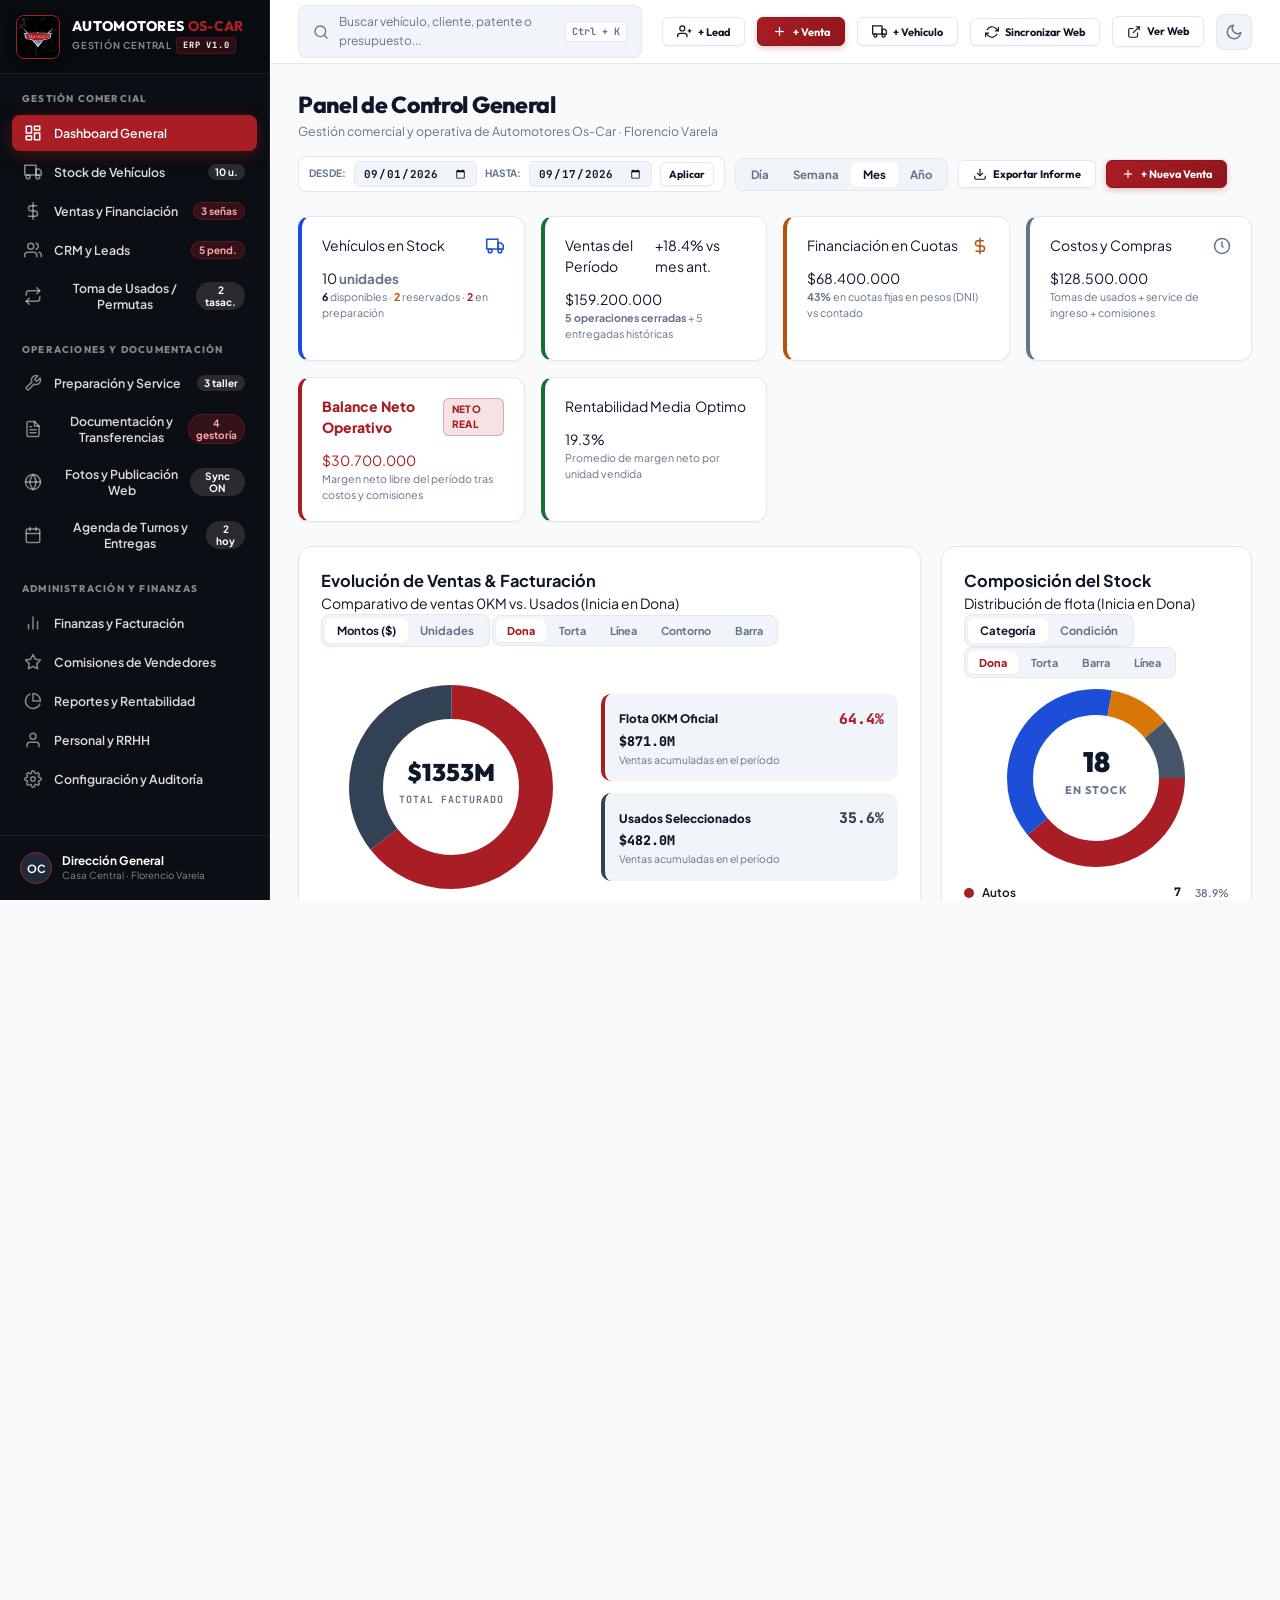
<file: erp/index.html>
<!DOCTYPE html>
<html lang="es" data-theme="light">
<head>
  <meta charset="UTF-8">
  <script>
    // Resolucion dinamica de ruta base para compatibilidad universal (Vercel /erp, raiz o subcarpeta)
    (function() {
      var p = window.location.pathname;
      var isErp = p === '/erp' || p.startsWith('/erp/') || p.indexOf('/erp') !== -1;
      var baseHref = isErp ? '/erp/' : './';
      document.write('<base href="' + baseHref + '">');
      if (p === '/erp') {
        try { window.history.replaceState(null, '', '/erp/' + window.location.search + window.location.hash); } catch(e) {}
      }
    })();
  </script>
  <noscript>
    <base href="/erp/">
  </noscript>
  <meta name="viewport" content="width=device-width, initial-scale=1.0">
  <title>Automotores Os-Car | ERP Sistema Integral de Gestión Concesionaria</title>
  <meta name="description" content="Sistema de gestión integral (ERP) para Automotores Os-Car. Control de flota 0km y usados, ventas, financiación en cuotas fijas, CRM y transferencias. Florencio Varela.">
  <link rel="icon" type="image/png" href="assets/logo-oscar.png">

  <!-- Google Fonts: Outfit, Plus Jakarta Sans, JetBrains Mono -->
  <link rel="preconnect" href="https://fonts.googleapis.com">
  <link rel="preconnect" href="https://fonts.gstatic.com" crossorigin>
  <link href="https://fonts.googleapis.com/css2?family=JetBrains+Mono:wght@500;600;700;800&family=Outfit:wght@600;700;800;900&family=Plus+Jakarta+Sans:wght@400;500;600;700;800&display=swap" rel="stylesheet">

  <!-- Estilos Corporativos B2B -->
  <link rel="stylesheet" href="css/erp.css">
</head>
<body>
  <div class="erp-shell">

    <!-- =====================================================================
         1. SIDEBAR CORPORATIVO (3 BLOQUES DE NAVEGACIÓN + LOGO OFICIAL)
         ===================================================================== -->
    <aside class="erp-sidebar" id="erpSidebar">
      <!-- Encabezado de Marca con Logo Oficial Os-Car -->
      <div class="sidebar-header">
        <div class="brand-badge-row">
          <div class="sidebar-logo-emblem">
            <img src="assets/logo-oscar.png" alt="Automotores Os-Car Logo Oficial">
          </div>
          <div class="brand-text-col">
            <div class="brand-company-name">Automotores <span class="brand-red">Os-Car</span></div>
            <div class="brand-erp-tag">
              <span>Gestión Central</span>
              <span class="brand-version-pill">ERP V1.0</span>
            </div>
          </div>
        </div>
      </div>

      <!-- Navegación por Bloques Operativos -->
      <nav class="sidebar-nav">
        <!-- BLOQUE 1: GESTIÓN COMERCIAL -->
        <div class="nav-block">
          <div class="nav-block-title">Gestión Comercial</div>
          <ul class="nav-links-group">
            <li>
              <button type="button" class="nav-item-btn active" data-view="dashboard">
                <div class="nav-item-content">
                  <svg class="nav-item-icon" viewBox="0 0 24 24" fill="none" stroke="currentColor" stroke-width="2" stroke-linecap="round" stroke-linejoin="round"><rect x="3" y="3" width="7" height="9"></rect><rect x="14" y="3" width="7" height="5"></rect><rect x="14" y="12" width="7" height="9"></rect><rect x="3" y="16" width="7" height="5"></rect></svg>
                  <span>Dashboard General</span>
                </div>
              </button>
            </li>
            <li>
              <button type="button" class="nav-item-btn" data-view="stock">
                <div class="nav-item-content">
                  <svg class="nav-item-icon" viewBox="0 0 24 24" fill="none" stroke="currentColor" stroke-width="2" stroke-linecap="round" stroke-linejoin="round"><rect x="1" y="3" width="15" height="13"></rect><polygon points="16 8 20 8 23 11 23 16 16 16 16 8"></polygon><circle cx="5.5" cy="18.5" r="2.5"></circle><circle cx="18.5" cy="18.5" r="2.5"></circle></svg>
                  <span>Stock de Vehículos</span>
                </div>
                <span class="nav-item-badge">10 u.</span>
              </button>
            </li>
            <li>
              <button type="button" class="nav-item-btn" data-view="ventas">
                <div class="nav-item-content">
                  <svg class="nav-item-icon" viewBox="0 0 24 24" fill="none" stroke="currentColor" stroke-width="2" stroke-linecap="round" stroke-linejoin="round"><line x1="12" y1="1" x2="12" y2="23"></line><path d="M17 5H9.5a3.5 3.5 0 0 0 0 7h5a3.5 3.5 0 0 1 0 7H6"></path></svg>
                  <span>Ventas y Financiación</span>
                </div>
                <span class="nav-item-badge alert-red">3 señas</span>
              </button>
            </li>
            <li>
              <button type="button" class="nav-item-btn" data-view="crm">
                <div class="nav-item-content">
                  <svg class="nav-item-icon" viewBox="0 0 24 24" fill="none" stroke="currentColor" stroke-width="2" stroke-linecap="round" stroke-linejoin="round"><path d="M17 21v-2a4 4 0 0 0-4-4H5a4 4 0 0 0-4 4v2"></path><circle cx="9" cy="7" r="4"></circle><path d="M23 21v-2a4 4 0 0 0-3-3.87"></path><path d="M16 3.13a4 4 0 0 1 0 7.75"></path></svg>
                  <span>CRM y Leads</span>
                </div>
                <span class="nav-item-badge alert-red">5 pend.</span>
              </button>
            </li>
            <li>
              <button type="button" class="nav-item-btn" data-view="permutas">
                <div class="nav-item-content">
                  <svg class="nav-item-icon" viewBox="0 0 24 24" fill="none" stroke="currentColor" stroke-width="2" stroke-linecap="round" stroke-linejoin="round"><polyline points="17 1 21 5 17 9"></polyline><path d="M3 11V9a4 4 0 0 1 4-4h14"></path><polyline points="7 23 3 19 7 15"></polyline><path d="M21 13v2a4 4 0 0 1-4 4H3"></path></svg>
                  <span>Toma de Usados / Permutas</span>
                </div>
                <span class="nav-item-badge">2 tasac.</span>
              </button>
            </li>
          </ul>
        </div>

        <!-- BLOQUE 2: OPERACIONES Y DOCUMENTACIÓN -->
        <div class="nav-block">
          <div class="nav-block-title">Operaciones y Documentación</div>
          <ul class="nav-links-group">
            <li>
              <button type="button" class="nav-item-btn" data-view="taller">
                <div class="nav-item-content">
                  <svg class="nav-item-icon" viewBox="0 0 24 24" fill="none" stroke="currentColor" stroke-width="2" stroke-linecap="round" stroke-linejoin="round"><path d="M14.7 6.3a1 1 0 0 0 0 1.4l1.6 1.6a1 1 0 0 0 1.4 0l3.77-3.77a6 6 0 0 1-7.94 7.94l-6.91 6.91a2.12 2.12 0 0 1-3-3l6.91-6.91a6 6 0 0 1 7.94-7.94l-3.76 3.76z"></path></svg>
                  <span>Preparación y Service</span>
                </div>
                <span class="nav-item-badge">3 taller</span>
              </button>
            </li>
            <li>
              <button type="button" class="nav-item-btn" data-view="documentacion">
                <div class="nav-item-content">
                  <svg class="nav-item-icon" viewBox="0 0 24 24" fill="none" stroke="currentColor" stroke-width="2" stroke-linecap="round" stroke-linejoin="round"><path d="M14 2H6a2 2 0 0 0-2 2v16a2 2 0 0 0 2 2h12a2 2 0 0 0 2-2V8z"></path><polyline points="14 2 14 8 20 8"></polyline><line x1="16" y1="13" x2="8" y2="13"></line><line x1="16" y1="17" x2="8" y2="17"></line><polyline points="10 9 9 9 8 9"></polyline></svg>
                  <span>Documentación y Transferencias</span>
                </div>
                <span class="nav-item-badge alert-red">4 gestoría</span>
              </button>
            </li>
            <li>
              <button type="button" class="nav-item-btn" data-view="publicacion">
                <div class="nav-item-content">
                  <svg class="nav-item-icon" viewBox="0 0 24 24" fill="none" stroke="currentColor" stroke-width="2" stroke-linecap="round" stroke-linejoin="round"><circle cx="12" cy="12" r="10"></circle><line x1="2" y1="12" x2="22" y2="12"></line><path d="M12 2a15.3 15.3 0 0 1 4 10 15.3 15.3 0 0 1-4 10 15.3 15.3 0 0 1-4-10 15.3 15.3 0 0 1 4-10z"></path></svg>
                  <span>Fotos y Publicación Web</span>
                </div>
                <span class="nav-item-badge">Sync ON</span>
              </button>
            </li>
            <li>
              <button type="button" class="nav-item-btn" data-view="agenda">
                <div class="nav-item-content">
                  <svg class="nav-item-icon" viewBox="0 0 24 24" fill="none" stroke="currentColor" stroke-width="2" stroke-linecap="round" stroke-linejoin="round"><rect x="3" y="4" width="18" height="18" rx="2" ry="2"></rect><line x1="16" y1="2" x2="16" y2="6"></line><line x1="8" y1="2" x2="8" y2="6"></line><line x1="3" y1="10" x2="21" y2="10"></line></svg>
                  <span>Agenda de Turnos y Entregas</span>
                </div>
                <span class="nav-item-badge">2 hoy</span>
              </button>
            </li>
          </ul>
        </div>

        <!-- BLOQUE 3: ADMINISTRACIÓN Y FINANZAS -->
        <div class="nav-block">
          <div class="nav-block-title">Administración y Finanzas</div>
          <ul class="nav-links-group">
            <li>
              <button type="button" class="nav-item-btn" data-view="finanzas">
                <div class="nav-item-content">
                  <svg class="nav-item-icon" viewBox="0 0 24 24" fill="none" stroke="currentColor" stroke-width="2" stroke-linecap="round" stroke-linejoin="round"><line x1="18" y1="20" x2="18" y2="10"></line><line x1="12" y1="20" x2="12" y2="4"></line><line x1="6" y1="20" x2="6" y2="14"></line></svg>
                  <span>Finanzas y Facturación</span>
                </div>
              </button>
            </li>
            <li>
              <button type="button" class="nav-item-btn" data-view="comisiones">
                <div class="nav-item-content">
                  <svg class="nav-item-icon" viewBox="0 0 24 24" fill="none" stroke="currentColor" stroke-width="2" stroke-linecap="round" stroke-linejoin="round"><polygon points="12 2 15.09 8.26 22 9.27 17 14.14 18.18 21.02 12 17.77 5.82 21.02 7 14.14 2 9.27 8.91 8.26 12 2"></polygon></svg>
                  <span>Comisiones de Vendedores</span>
                </div>
              </button>
            </li>
            <li>
              <button type="button" class="nav-item-btn" data-view="reportes">
                <div class="nav-item-content">
                  <svg class="nav-item-icon" viewBox="0 0 24 24" fill="none" stroke="currentColor" stroke-width="2" stroke-linecap="round" stroke-linejoin="round"><path d="M21.21 15.89A10 10 0 1 1 8 2.83"></path><path d="M22 12A10 10 0 0 0 12 2v10z"></path></svg>
                  <span>Reportes y Rentabilidad</span>
                </div>
              </button>
            </li>
            <li>
              <button type="button" class="nav-item-btn" data-view="personal">
                <div class="nav-item-content">
                  <svg class="nav-item-icon" viewBox="0 0 24 24" fill="none" stroke="currentColor" stroke-width="2" stroke-linecap="round" stroke-linejoin="round"><path d="M20 21v-2a4 4 0 0 0-4-4H8a4 4 0 0 0-4 4v2"></path><circle cx="12" cy="7" r="4"></circle></svg>
                  <span>Personal y RRHH</span>
                </div>
              </button>
            </li>
            <li>
              <button type="button" class="nav-item-btn" data-view="configuracion">
                <div class="nav-item-content">
                  <svg class="nav-item-icon" viewBox="0 0 24 24" fill="none" stroke="currentColor" stroke-width="2" stroke-linecap="round" stroke-linejoin="round"><circle cx="12" cy="12" r="3"></circle><path d="M19.4 15a1.65 1.65 0 0 0 .33 1.82l.06.06a2 2 0 0 1 0 2.83 2 2 0 0 1-2.83 0l-.06-.06a1.65 1.65 0 0 0-1.82-.33 1.65 1.65 0 0 0-1 1.51V21a2 2 0 0 1-2 2 2 2 0 0 1-2-2v-.09A1.65 1.65 0 0 0 9 19.4a1.65 1.65 0 0 0-1.82.33l-.06.06a2 2 0 0 1-2.83 0 2 2 0 0 1 0-2.83l.06-.06a1.65 1.65 0 0 0 .33-1.82 1.65 1.65 0 0 0-1.51-1H3a2 2 0 0 1-2-2 2 2 0 0 1 2-2h.09A1.65 1.65 0 0 0 4.6 9a1.65 1.65 0 0 0-.33-1.82l-.06-.06a2 2 0 0 1 0-2.83 2 2 0 0 1 2.83 0l.06.06a1.65 1.65 0 0 0 1.82.33H9a1.65 1.65 0 0 0 1-1.51V3a2 2 0 0 1 2-2 2 2 0 0 1 2 2v.09a1.65 1.65 0 0 0 1 1.51 1.65 1.65 0 0 0 1.82-.33l.06-.06a2 2 0 0 1 2.83 0 2 2 0 0 1 0 2.83l-.06.06a1.65 1.65 0 0 0-.33 1.82V9a1.65 1.65 0 0 0 1.51 1H21a2 2 0 0 1 2 2 2 2 0 0 1-2 2h-.09a1.65 1.65 0 0 0-1.51 1z"></path></svg>
                  <span>Configuración y Auditoría</span>
                </div>
              </button>
            </li>
          </ul>
        </div>
      </nav>

      <!-- Pie del Sidebar: Perfil de Usuario -->
      <div class="sidebar-footer">
        <div class="user-mini-profile">
          <div class="user-avatar">OC</div>
          <div class="user-info-text">
            <div class="user-name">Dirección General</div>
            <div class="user-role-label">Casa Central · Florencio Varela</div>
          </div>
        </div>
      </div>
    </aside>

    <!-- =====================================================================
         2. ÁREA PRINCIPAL (HEADER GLOBAL + VISTAS SPA)
         ===================================================================== -->
    <div class="erp-main-wrapper">

      <!-- TOPBAR / HEADER SUPERIOR -->
      <header class="erp-topbar" id="erpHeader">
        <!-- Toggle para versión móvil -->
        <button type="button" class="btn-action-quick mobile-sidebar-toggle" id="mobileSidebarToggle" title="Abrir Menú">
          <svg width="20" height="20" viewBox="0 0 24 24" fill="none" stroke="currentColor" stroke-width="2"><line x1="3" y1="12" x2="21" y2="12"></line><line x1="3" y1="6" x2="21" y2="6"></line><line x1="3" y1="18" x2="21" y2="18"></line></svg>
        </button>

        <!-- Buscador Global Universal (Ctrl + K) -->
        <div class="header-search-bar" id="headerSearchBar" title="Presioná Ctrl+K para buscar">
          <svg viewBox="0 0 24 24" fill="none" stroke="currentColor" stroke-width="2" stroke-linecap="round" stroke-linejoin="round"><circle cx="11" cy="11" r="8"></circle><line x1="21" y1="21" x2="16.65" y2="16.65"></line></svg>
          <span class="search-placeholder-text">Buscar vehículo, cliente, patente o presupuesto...</span>
          <span class="search-kbd-shortcut">Ctrl + K</span>
        </div>

        <!-- Acciones Rápidas del Topbar -->
        <div class="topbar-actions">
          <button type="button" class="btn-action-quick" id="btnQuickLead">
            <svg width="15" height="15" viewBox="0 0 24 24" fill="none" stroke="currentColor" stroke-width="2"><path d="M16 21v-2a4 4 0 0 0-4-4H5a4 4 0 0 0-4 4v2"></path><circle cx="8.5" cy="7" r="4"></circle><line x1="20" y1="8" x2="20" y2="14"></line><line x1="23" y1="11" x2="17" y2="11"></line></svg>
            <span>+ Lead</span>
          </button>
          <button type="button" class="btn-action-quick btn-primary-red" id="btnQuickSale">
            <svg width="15" height="15" viewBox="0 0 24 24" fill="none" stroke="currentColor" stroke-width="2"><line x1="12" y1="5" x2="12" y2="19"></line><line x1="5" y1="12" x2="19" y2="12"></line></svg>
            <span>+ Venta</span>
          </button>
          <button type="button" class="btn-action-quick" id="btnQuickVehicle">
            <svg width="15" height="15" viewBox="0 0 24 24" fill="none" stroke="currentColor" stroke-width="2"><rect x="1" y="3" width="15" height="13"></rect><polygon points="16 8 20 8 23 11 23 16 16 16 16 8"></polygon><circle cx="5.5" cy="18.5" r="2.5"></circle><circle cx="18.5" cy="18.5" r="2.5"></circle></svg>
            <span>+ Vehículo</span>
          </button>
          
          <button type="button" class="btn-action-quick btn-sync-landing" title="Sincronizar stock con automotoresoscar.com.ar">
            <svg width="14" height="14" viewBox="0 0 24 24" fill="none" stroke="currentColor" stroke-width="2"><polyline points="23 4 23 10 17 10"></polyline><polyline points="1 20 1 14 7 14"></polyline><path d="M3.51 9a9 9 0 0 1 14.85-3.36L23 10M1 14l4.64 4.36A9 9 0 0 0 20.49 15"></path></svg>
            <span>Sincronizar Web</span>
          </button>

          <a href="../" class="btn-action-quick" style="text-decoration:none;" target="_blank" title="Ver Catálogo Público Web">
            <svg width="14" height="14" viewBox="0 0 24 24" fill="none" stroke="currentColor" stroke-width="2"><path d="M18 13v6a2 2 0 0 1-2 2H5a2 2 0 0 1-2-2V8a2 2 0 0 1 2-2h6"></path><polyline points="15 3 21 3 21 9"></polyline><line x1="10" y1="14" x2="21" y2="3"></line></svg>
            <span>Ver Web</span>
          </a>

          <!-- Selector de Modo Oscuro / Modo Claro -->
          <button type="button" class="theme-toggle-btn" id="btnThemeToggle" title="Alternar Modo Oscuro / Claro">
            <svg width="18" height="18" viewBox="0 0 24 24" fill="none" stroke="currentColor" stroke-width="2"><path d="M21 12.79A9 9 0 1 1 11.21 3 7 7 0 0 0 21 12.79z"></path></svg>
          </button>
        </div>
      </header>

      <!-- CONTENEDOR DE VISTAS (SPA CONTENT) -->
      <main class="erp-content-area">

        <!-- ===================================================================
             VISTA 1: DASHBOARD GENERAL (SELECTOR LIBRE DE FECHAS & MÚLTIPLES GRÁFICOS)
             =================================================================== -->
        <section class="view-pane active" id="view-dashboard">
          <!-- Cabecera del Dashboard con Selector Libre de Fechas -->
          <div class="view-header-row">
            <div class="view-title-wrap">
              <h1>Panel de Control General</h1>
              <p>Gestión comercial y operativa de Automotores Os-Car · Florencio Varela</p>
            </div>
            <div class="header-controls-group">
              <!-- Selector Libre de Fechas (Desde / Hasta) -->
              <div class="date-range-toolbar">
                <label for="dashDateFrom">Desde:</label>
                <input type="date" id="dashDateFrom" class="date-range-input" value="2026-09-01">
                <label for="dashDateTo">Hasta:</label>
                <input type="date" id="dashDateTo" class="date-range-input" value="2026-09-17">
                <button type="button" class="btn-action-quick" id="btnApplyDateRange" style="padding:4px 8px; font-size:0.75rem;">Aplicar</button>
              </div>

              <!-- Selector de Período Rápido -->
              <div class="segmented-control">
                <button type="button" class="segmented-btn" data-period="dia">Día</button>
                <button type="button" class="segmented-btn" data-period="semana">Semana</button>
                <button type="button" class="segmented-btn active" data-period="mes">Mes</button>
                <button type="button" class="segmented-btn" data-period="ano">Año</button>
              </div>

              <button type="button" class="btn-action-quick" onclick="window.print()">
                <svg width="14" height="14" viewBox="0 0 24 24" fill="none" stroke="currentColor" stroke-width="2"><path d="M21 15v4a2 2 0 0 1-2 2H5a2 2 0 0 1-2-2v-4"></path><polyline points="7 10 12 15 17 10"></polyline><line x1="12" y1="15" x2="12" y2="3"></line></svg>
                <span>Exportar Informe</span>
              </button>
              <button type="button" class="btn-action-quick btn-primary-red" onclick="window.erpApp.openModal('modalNewSale')">
                <svg width="14" height="14" viewBox="0 0 24 24" fill="none" stroke="currentColor" stroke-width="2"><line x1="12" y1="5" x2="12" y2="19"></line><line x1="5" y1="12" x2="19" y2="12"></line></svg>
                <span>+ Nueva Venta</span>
              </button>
            </div>
          </div>

          <!-- Grilla de 6 KPIs Principales de Dirección -->
          <div class="kpi-cards-grid">
            <div class="kpi-card" style="border-left: 4px solid #1D4ED8;">
              <div class="kpi-header">
                <span class="kpi-label">Vehículos en Stock</span>
                <svg width="18" height="18" viewBox="0 0 24 24" fill="none" stroke="#1D4ED8" stroke-width="2"><rect x="1" y="3" width="15" height="13"></rect><polygon points="16 8 20 8 23 11 23 16 16 16 16 8"></polygon><circle cx="5.5" cy="18.5" r="2.5"></circle><circle cx="18.5" cy="18.5" r="2.5"></circle></svg>
              </div>
              <div class="kpi-value-main">10 <span style="font-size:0.95rem; font-weight:700; color:var(--text-muted);">unidades</span></div>
              <div class="kpi-subtext">
                <span style="font-weight:700; color:var(--text-main);">6</span> disponibles · <span style="font-weight:700; color:var(--status-warning-text);">2</span> reservados · <span style="font-weight:700; color:var(--brand-red);">2</span> en preparación
              </div>
            </div>

            <div class="kpi-card" style="border-left: 4px solid #166E30;">
              <div class="kpi-header">
                <span class="kpi-label">Ventas del Período</span>
                <span class="badge-kpi-delta delta-positive">+18.4% vs mes ant.</span>
              </div>
              <div class="kpi-value-main">$159.200.000</div>
              <div class="kpi-subtext">
                <strong>5 operaciones cerradas</strong> + 5 entregadas históricas
              </div>
            </div>

            <div class="kpi-card" style="border-left: 4px solid #B45309;">
              <div class="kpi-header">
                <span class="kpi-label">Financiación en Cuotas</span>
                <svg width="18" height="18" viewBox="0 0 24 24" fill="none" stroke="#B45309" stroke-width="2"><line x1="12" y1="1" x2="12" y2="23"></line><path d="M17 5H9.5a3.5 3.5 0 0 0 0 7h5a3.5 3.5 0 0 1 0 7H6"></path></svg>
              </div>
              <div class="kpi-value-main">$68.400.000</div>
              <div class="kpi-subtext">
                <strong>43%</strong> en cuotas fijas en pesos (DNI) vs contado
              </div>
            </div>

            <div class="kpi-card" style="border-left: 4px solid #64748B;">
              <div class="kpi-header">
                <span class="kpi-label">Costos y Compras</span>
                <svg width="18" height="18" viewBox="0 0 24 24" fill="none" stroke="#64748B" stroke-width="2"><circle cx="12" cy="12" r="10"></circle><polyline points="12 6 12 12 14 14"></polyline></svg>
              </div>
              <div class="kpi-value-main">$128.500.000</div>
              <div class="kpi-subtext">
                Tomas de usados + service de ingreso + comisiones
              </div>
            </div>

            <div class="kpi-card kpi-card-highlight">
              <div class="kpi-header">
                <span class="kpi-label" style="color:var(--brand-red); font-weight:800;">Balance Neto Operativo</span>
                <span class="erp-badge badge-0km">Neto Real</span>
              </div>
              <div class="kpi-value-main" style="color:var(--brand-red);">$30.700.000</div>
              <div class="kpi-subtext">
                Margen neto libre del período tras costos y comisiones
              </div>
            </div>

            <div class="kpi-card" style="border-left: 4px solid #166E30;">
              <div class="kpi-header">
                <span class="kpi-label">Rentabilidad Media</span>
                <span class="badge-kpi-delta delta-positive">Optimo</span>
              </div>
              <div class="kpi-value-main">19.3%</div>
              <div class="kpi-subtext">
                Promedio de margen neto por unidad vendida
              </div>
            </div>
          </div>

          <!-- Fila 1 de Gráficos: Evolución de Ventas & Composición de Stock (Ambos inician en DONA) -->
          <div class="dashboard-analytics-grid">
            <!-- Gráfico 1: Evolución de Ventas (Inicia en Dona, con Torta, Línea, Contorno, Barra) -->
            <div class="analytics-card">
              <div class="analytics-header">
                <div>
                  <h3 class="analytics-title">Evolución de Ventas & Facturación</h3>
                  <div class="analytics-subtitle">Comparativo de ventas 0KM vs. Usados (Inicia en Dona)</div>
                </div>
                <div class="chart-controls-row">
                  <!-- Selector Montos vs Unidades -->
                  <div class="segmented-control">
                    <button type="button" class="segmented-btn active" id="btnMetricMontos">Montos ($)</button>
                    <button type="button" class="segmented-btn" id="btnMetricUnidades">Unidades</button>
                  </div>
                  <!-- Selector de Tipos de Gráficos (Dona por defecto) -->
                  <div class="chart-type-selector">
                    <button type="button" class="chart-type-btn chart-sales-type-btn active" data-sales-type="dona" title="Gráfico Tipo Dona">Dona</button>
                    <button type="button" class="chart-type-btn chart-sales-type-btn" data-sales-type="torta" title="Gráfico Tipo Torta">Torta</button>
                    <button type="button" class="chart-type-btn chart-sales-type-btn" data-sales-type="linea" title="Gráfico de Línea">Línea</button>
                    <button type="button" class="chart-type-btn chart-sales-type-btn" data-sales-type="area" title="Gráfico de Contorno / Área">Contorno</button>
                    <button type="button" class="chart-type-btn chart-sales-type-btn" data-sales-type="barra" title="Gráfico de Barras">Barra</button>
                  </div>
                </div>
              </div>
              <div id="salesChartContainer" class="chart-canvas-container"></div>
            </div>

            <!-- Gráfico 2: Composición del Stock (Inicia en Dona, con Torta, Barra, Línea) -->
            <div class="analytics-card">
              <div class="analytics-header">
                <div>
                  <h3 class="analytics-title">Composición del Stock</h3>
                  <div class="analytics-subtitle">Distribución de flota (Inicia en Dona)</div>
                </div>
                <div class="chart-controls-row">
                  <div class="segmented-control">
                    <button type="button" class="segmented-btn active" id="btnDonutCategory">Categoría</button>
                    <button type="button" class="segmented-btn" id="btnDonutCondition">Condición</button>
                  </div>
                  <div class="chart-type-selector">
                    <button type="button" class="chart-type-btn chart-stock-type-btn active" data-stock-type="dona" title="Dona">Dona</button>
                    <button type="button" class="chart-type-btn chart-stock-type-btn" data-stock-type="torta" title="Torta">Torta</button>
                    <button type="button" class="chart-type-btn chart-stock-type-btn" data-stock-type="barra" title="Barras">Barra</button>
                    <button type="button" class="chart-type-btn chart-stock-type-btn" data-stock-type="linea" title="Línea">Línea</button>
                  </div>
                </div>
              </div>
              <div id="stockDonutContainer" class="donut-chart-container"></div>
              <div id="stockDonutLegend" class="donut-legend-wrap"></div>
            </div>
          </div>

          <!-- Fila 2 de Gráficos: TERCER GRÁFICO (Ritmo & Volumen de Ventas según fechas elegidas) -->
          <div class="analytics-card" style="margin-bottom:24px;">
            <div class="analytics-header">
              <div>
                <h3 class="analytics-title">Ritmo & Volumen de Ventas en el Rango de Fechas</h3>
                <div class="analytics-subtitle">Cantidad de operaciones cerradas por día/semana en el período seleccionado libremente</div>
              </div>
              <span class="erp-badge badge-0km">Dinámico según Fechas</span>
            </div>
            <div id="salesRhythmChartContainer" style="min-height:240px;"></div>
          </div>

          <!-- Fila 3: Aging Stock + Leads Funnel -->
          <div class="dashboard-bottom-grid">
            <div class="analytics-card">
              <div class="analytics-header">
                <div>
                  <h3 class="analytics-title">Vehículos con Mayor Tiempo en Stock</h3>
                  <div class="analytics-subtitle">Prioritarios para rotación, ofertas o destacado web</div>
                </div>
                <button type="button" class="btn-action-quick" onclick="window.erpApp.navigateTo('stock')">
                  <span>Ver Flota</span>
                </button>
              </div>
              <div class="erp-table-responsive">
                <table class="erp-data-table">
                  <thead>
                    <tr>
                      <th>Vehículo / Ficha</th>
                      <th>Días en Salón</th>
                      <th>Precio Lista</th>
                      <th>Acción Prioritaria</th>
                    </tr>
                  </thead>
                  <tbody id="agingStockTableBody"></tbody>
                </table>
              </div>
            </div>

            <div class="analytics-card">
              <div class="analytics-header">
                <div>
                  <h3 class="analytics-title">Consultas & Leads del Período</h3>
                  <div class="analytics-subtitle">Canales de captación y tasa de conversión efectiva</div>
                </div>
                <span class="erp-badge badge-0km">18 Consultas</span>
              </div>
              <div id="leadsChannelsBreakdown"></div>
            </div>
          </div>
        </section>

        <!-- ===================================================================
             VISTA 2: STOCK DE VEHÍCULOS (PESTAÑAS DE ESTADO + VENDIDOS + GRILLA LUXURY)
             =================================================================== -->
        <section class="view-pane" id="view-stock">
          <div class="view-header-row">
            <div class="view-title-wrap">
              <h1>Stock de Flota & Catálogo Web</h1>
              <p>Inventario general de unidades 0KM, usados seleccionados y registro de unidades vendidas</p>
            </div>
            <div class="header-controls-group">
              <button type="button" class="btn-action-quick btn-sync-landing">
                <svg width="14" height="14" viewBox="0 0 24 24" fill="none" stroke="currentColor" stroke-width="2"><polyline points="23 4 23 10 17 10"></polyline><polyline points="1 20 1 14 7 14"></polyline><path d="M3.51 9a9 9 0 0 1 14.85-3.36L23 10M1 14l4.64 4.36A9 9 0 0 0 20.49 15"></path></svg>
                <span>Sincronizar con Landing</span>
              </button>
              <button type="button" class="btn-action-quick btn-primary-red" onclick="window.erpApp.openModal('modalNewVehicle')">
                <svg width="14" height="14" viewBox="0 0 24 24" fill="none" stroke="currentColor" stroke-width="2"><line x1="12" y1="5" x2="12" y2="19"></line><line x1="5" y1="12" x2="19" y2="12"></line></svg>
                <span>+ Nuevo Vehículo</span>
              </button>
            </div>
          </div>

          <!-- Pestañas de Estado de Stock (Incluyendo subsección de Vendidos) -->
          <div class="stock-tabs-nav">
            <button type="button" class="stock-tab-btn active" data-tab="todos">
              <span>Todos</span>
              <span class="stock-tab-badge">10</span>
            </button>
            <button type="button" class="stock-tab-btn" data-tab="disponible">
              <span>Disponibles</span>
              <span class="stock-tab-badge">6</span>
            </button>
            <button type="button" class="stock-tab-btn" data-tab="reservado">
              <span>Reservados</span>
              <span class="stock-tab-badge">2</span>
            </button>
            <button type="button" class="stock-tab-btn" data-tab="en_preparacion">
              <span>En Taller / Prep</span>
              <span class="stock-tab-badge">2</span>
            </button>
            <button type="button" class="stock-tab-btn" data-tab="vendidos">
              <span>Vehículos Vendidos</span>
              <span class="stock-tab-badge" style="background:var(--brand-red); color:#fff;">5</span>
            </button>
          </div>

          <!-- Barra de Filtros Multifunción -->
          <div class="stock-filter-toolbar">
            <div class="filter-search-box">
              <svg width="16" height="16" viewBox="0 0 24 24" fill="none" stroke="currentColor" stroke-width="2"><circle cx="11" cy="11" r="8"></circle><line x1="21" y1="21" x2="16.65" y2="16.65"></line></svg>
              <input type="text" id="stockSearchInput" placeholder="Filtrar por marca, modelo, patente o VIN...">
            </div>

            <div class="filter-selectors-group">
              <select id="stockFilterCategory">
                <option value="todos">Todas las Categorías</option>
                <option value="autos">Autos</option>
                <option value="camionetas">Camionetas / Pick-Ups</option>
                <option value="camiones">Camiones</option>
                <option value="motos">Motos</option>
              </select>

              <select id="stockFilterCondition">
                <option value="todos">Todas las Condiciones</option>
                <option value="0km">0KM</option>
                <option value="usado">Usados Seleccionados</option>
              </select>

              <select id="stockFilterStatus">
                <option value="todos">Todos los Estados</option>
                <option value="disponible">Disponible</option>
                <option value="reservado">Reservado</option>
                <option value="en_preparacion">En Taller / Prep</option>
                <option value="vendido">Vendido</option>
              </select>
            </div>

            <div style="display:flex; align-items:center; gap:12px; margin-left:auto;">
              <span id="stockFilterCountBadge" class="erp-badge badge-0km" style="font-size:0.78rem;">10 unidades</span>
              <div class="segmented-control">
                <button type="button" class="segmented-btn active" id="btnStockViewGrid" title="Vista de Grilla">
                  <svg width="14" height="14" viewBox="0 0 24 24" fill="none" stroke="currentColor" stroke-width="2"><rect x="3" y="3" width="7" height="7"></rect><rect x="14" y="3" width="7" height="7"></rect><rect x="14" y="14" width="7" height="7"></rect><rect x="3" y="14" width="7" height="7"></rect></svg>
                </button>
                <button type="button" class="segmented-btn" id="btnStockViewTable" title="Vista de Tabla">
                  <svg width="14" height="14" viewBox="0 0 24 24" fill="none" stroke="currentColor" stroke-width="2"><line x1="8" y1="6" x2="21" y2="6"></line><line x1="8" y1="12" x2="21" y2="12"></line><line x1="8" y1="18" x2="21" y2="18"></line><line x1="3" y1="6" x2="3.01" y2="6"></line><line x1="3" y1="12" x2="3.01" y2="12"></line><line x1="3" y1="18" x2="3.01" y2="18"></line></svg>
                </button>
              </div>
            </div>
          </div>

          <!-- Vista de Grilla Rediseñada (Luxury B2B) -->
          <div id="stockCardsGridContainer" class="stock-cards-luxury-grid">
            <!-- Inyectado por app.js -->
          </div>

          <!-- Vista de Tabla de Flota -->
          <div id="stockTableViewWrap" class="erp-table-responsive" style="display:none; background:var(--bg-surface); border-radius:12px; border:1px solid var(--border-subtle); box-shadow:var(--shadow-xs);">
            <table class="erp-data-table" id="stockTable">
              <thead>
                <tr>
                  <th>Vehículo / Identificador</th>
                  <th>Condición</th>
                  <th>Segmento & Mecánica</th>
                  <th>Precio de Lista</th>
                  <th>Estado Físico</th>
                  <th>Catálogo Web</th>
                  <th>Acción</th>
                </tr>
              </thead>
              <tbody id="stockTableBody"></tbody>
            </table>
          </div>
        </section>

        <!-- ===================================================================
             VISTA 3: VENTAS Y FINANCIACIÓN
             =================================================================== -->
        <section class="view-pane" id="view-ventas">
          <div class="view-header-row">
            <div class="view-title-wrap">
              <h1>Ventas, Financiación & Permutas</h1>
              <p>Liquidación de operaciones comerciales, cálculo de cuotas fijas en pesos y liquidación de comisiones</p>
            </div>
            <div class="header-controls-group">
              <button type="button" class="btn-action-quick btn-primary-red" onclick="window.erpApp.openModal('modalNewSale')">
                <svg width="14" height="14" viewBox="0 0 24 24" fill="none" stroke="currentColor" stroke-width="2"><line x1="12" y1="5" x2="12" y2="19"></line><line x1="5" y1="12" x2="19" y2="12"></line></svg>
                <span>+ Nueva Operación de Venta</span>
              </button>
            </div>
          </div>

          <!-- Simulador Interactivo de Financiación -->
          <div class="sales-calculator-card">
            <div style="display:flex; align-items:center; justify-content:space-between; margin-bottom:18px;">
              <div>
                <h3 style="font-family:var(--font-heading); font-size:1.15rem; font-weight:800;">Simulador Oficial de Financiación Os-Car</h3>
                <p style="font-size:0.82rem; color:var(--text-muted);">Línea exclusiva: Cuotas fijas en pesos solo con DNI · Aprobación inmediata</p>
              </div>
              <span class="erp-badge badge-0km">Línea Prendaria</span>
            </div>

            <div class="calc-grid">
              <div class="calc-input-group">
                <label for="calcVehiclePrice">Precio del Vehículo (ARS)</label>
                <input type="number" id="calcVehiclePrice" value="34500000" step="500000">
              </div>
              <div class="calc-input-group">
                <label for="calcAdvance">Anticipo / Permuta Tomada (ARS)</label>
                <input type="number" id="calcAdvance" value="13800000" step="500000">
              </div>
              <div class="calc-input-group">
                <label for="calcInstallments">Cantidad de Cuotas</label>
                <select id="calcInstallments">
                  <option value="12">12 Cuotas Fijas</option>
                  <option value="24" selected>24 Cuotas Fijas</option>
                  <option value="36">36 Cuotas Fijas</option>
                  <option value="48">48 Cuotas Fijas</option>
                </select>
              </div>
              <div class="calc-input-group">
                <label for="calcAnnualRate">Tasa Nominal Anual (TNA %)</label>
                <input type="number" id="calcAnnualRate" value="38" step="1">
              </div>
            </div>

            <div class="calc-result-banner">
              <div>
                <span style="font-size:0.75rem; font-weight:800; text-transform:uppercase; color:var(--text-muted); letter-spacing:0.8px;">Valor Estimado de Cuota Mensual Fija</span>
                <div class="calc-installment-number" id="calcResultMonthly">$1.518.000</div>
                <div style="font-size:0.8rem; color:var(--text-muted); margin-top:2px;">Plazo fijo no indexado · Sin gastos ocultos</div>
              </div>
              <div style="display:flex; gap:28px; text-align:right;">
                <div>
                  <span style="font-size:0.74rem; font-weight:700; color:var(--text-muted); text-transform:uppercase;">Capital a Financiar:</span>
                  <div style="font-family:var(--font-mono); font-weight:800; font-size:1.05rem;" id="calcResultCapital">$20.700.000</div>
                </div>
                <div>
                  <span style="font-size:0.74rem; font-weight:700; color:var(--text-muted); text-transform:uppercase;">Total Devengado:</span>
                  <div style="font-family:var(--font-mono); font-weight:800; font-size:1.05rem; color:var(--brand-red);" id="calcResultTotalRepay">$36.432.000</div>
                </div>
              </div>
            </div>
          </div>

          <!-- Tabla de Ventas Recientes -->
          <div class="analytics-card" style="margin-top:24px;">
            <div class="analytics-header">
              <div>
                <h3 class="analytics-title">Operaciones de Venta Recientes</h3>
                <div class="analytics-subtitle">Registro transaccional, comisiones asignadas y comprobantes de entrega</div>
              </div>
            </div>
            <div class="erp-table-responsive">
              <table class="erp-data-table">
                <thead>
                  <tr>
                    <th>N° Operación / Fecha</th>
                    <th>Adquiriente / DNI</th>
                    <th>Unidad Vendida</th>
                    <th>Condición & Liquidación</th>
                    <th>Vendedor / Comisión</th>
                    <th>Estado de Trámite</th>
                    <th>Comprobante</th>
                  </tr>
                </thead>
                <tbody id="salesTableBody"></tbody>
              </table>
            </div>
          </div>
        </section>

        <!-- ===================================================================
             VISTA 4: FINANZAS Y FACTURACIÓN (COMPLETO CON REGISTRO DE MOVIMIENTOS)
             =================================================================== -->
        <section class="view-pane" id="view-finanzas">
          <div class="view-header-row">
            <div class="view-title-wrap">
              <h1>Finanzas, Facturación & Flujo de Fondos</h1>
              <p>Libro diario de ingresos, egresos, gastos operativos, cobranzas de cuotas y conciliación</p>
            </div>
            <div class="header-controls-group">
              <button type="button" class="btn-action-quick btn-primary-red" onclick="window.erpApp.openModal('modalNewFinanceMovement')">
                <svg width="14" height="14" viewBox="0 0 24 24" fill="none" stroke="currentColor" stroke-width="2"><line x1="12" y1="5" x2="12" y2="19"></line><line x1="5" y1="12" x2="19" y2="12"></line></svg>
                <span>+ Nuevo Movimiento Financiero</span>
              </button>
              <button type="button" class="btn-action-quick" onclick="window.print()">Exportar Balance</button>
            </div>
          </div>

          <!-- Métricas de Finanzas -->
          <div class="finance-stats-grid">
            <div class="kpi-card" style="border-left:4px solid var(--status-success-text);">
              <span class="kpi-label">Ingresos Percibidos (Mes)</span>
              <div class="kpi-value-main" style="color:var(--status-success-text);">$184.500.000</div>
              <div class="kpi-subtext">+14.2% vs mes anterior</div>
            </div>
            <div class="kpi-card" style="border-left:4px solid var(--brand-red);">
              <span class="kpi-label">Egresos & Compras</span>
              <div class="kpi-value-main" style="color:var(--brand-red);">$150.840.000</div>
              <div class="kpi-subtext">Tomas de flota + Taller + Fijos</div>
            </div>
            <div class="kpi-card" style="border-left:4px solid #B45309;">
              <span class="kpi-label">Cobranzas en Cuotas Pendientes</span>
              <div class="kpi-value-main" style="color:#B45309;">$46.200.000</div>
              <div class="kpi-subtext">Lotes de créditos a vencer</div>
            </div>
            <div class="kpi-card kpi-card-highlight">
              <span class="kpi-label" style="color:var(--brand-red);">Superávit Operativo Neto</span>
              <div class="kpi-value-main" style="color:var(--brand-red);">$33.660.000</div>
              <div class="kpi-subtext">Margen neto de caja libre (18.2%)</div>
            </div>
          </div>

          <!-- Gráfico de Flujo de Fondos (Cash Flow) con Selector Interactivo de Tipos -->
          <div class="analytics-card" style="margin-bottom:24px;">
            <div class="analytics-header">
              <div>
                <h3 class="analytics-title">Evolución de Flujo de Fondos (Ingresos vs. Egresos)</h3>
                <div class="analytics-subtitle">Comparativo mensual de cobranzas efectivas contra gastos operativos y balance neto</div>
              </div>
              <div class="chart-controls-row">
                <div style="display:flex; align-items:center; gap:14px; font-size:0.8rem; font-weight:700; margin-right:8px;">
                  <span style="display:flex; align-items:center; gap:6px;"><span style="width:10px; height:10px; border-radius:50%; background:#166E30;"></span> Ingresos</span>
                  <span style="display:flex; align-items:center; gap:6px;"><span style="width:10px; height:10px; border-radius:50%; background:#A81E24;"></span> Egresos</span>
                </div>
                <div class="chart-type-selector">
                  <button type="button" class="chart-type-btn chart-cashflow-type-btn active" data-cashflow-type="barra" title="Gráfico de Barras">Barra</button>
                  <button type="button" class="chart-type-btn chart-cashflow-type-btn" data-cashflow-type="linea" title="Gráfico de Líneas">Línea</button>
                  <button type="button" class="chart-type-btn chart-cashflow-type-btn" data-cashflow-type="area" title="Gráfico de Contorno / Área">Contorno</button>
                  <button type="button" class="chart-type-btn chart-cashflow-type-btn" data-cashflow-type="dona" title="Gráfico Tipo Dona">Dona</button>
                  <button type="button" class="chart-type-btn chart-cashflow-type-btn" data-cashflow-type="torta" title="Gráfico Tipo Torta">Torta</button>
                </div>
              </div>
            </div>
            <div id="cashFlowChartContainer" style="min-height:240px;"></div>
          </div>

          <!-- Libro de Movimientos Financieros -->
          <div class="analytics-card">
            <div class="analytics-header">
              <div>
                <h3 class="analytics-title">Libro Diario Contable & Movimientos de Tesorería</h3>
                <div class="analytics-subtitle">Registro cronológico de cobranzas, pagos y conciliación de caja</div>
              </div>
              <div class="segmented-control">
                <button type="button" class="segmented-btn finance-filter-btn active" data-filter="todos">Todos</button>
                <button type="button" class="segmented-btn finance-filter-btn" data-filter="ingreso">Solo Ingresos</button>
                <button type="button" class="segmented-btn finance-filter-btn" data-filter="egreso">Solo Egresos</button>
              </div>
            </div>
            <div class="erp-table-responsive">
              <table class="erp-data-table">
                <thead>
                  <tr>
                    <th>Identificador / Fecha</th>
                    <th>Tipo</th>
                    <th>Concepto & Medio de Pago</th>
                    <th>Comprobante</th>
                    <th style="text-align:right;">Importe (ARS)</th>
                    <th>Estado</th>
                  </tr>
                </thead>
                <tbody id="financeTableBody"></tbody>
              </table>
            </div>
          </div>
        </section>

        <!-- ===================================================================
             VISTA 5: COMISIONES DE VENDEDORES (COMPLETO CON LIQUIDACIÓN)
             =================================================================== -->
        <section class="view-pane" id="view-comisiones">
          <div class="view-header-row">
            <div class="view-title-wrap">
              <h1>Liquidación de Comisiones & Rendimiento</h1>
              <p>Seguimiento de metas mensuales por asesor comercial, cálculo de utilidades y pagos de comisiones</p>
            </div>
            <div class="header-controls-group">
              <button type="button" class="btn-action-quick btn-primary-red" onclick="window.erpApp.openModal('modalNewCommissionPayout')">
                <svg width="14" height="14" viewBox="0 0 24 24" fill="none" stroke="currentColor" stroke-width="2"><line x1="12" y1="5" x2="12" y2="19"></line><line x1="5" y1="12" x2="19" y2="12"></line></svg>
                <span>+ Liquidar Comisión</span>
              </button>
            </div>
          </div>

          <!-- Ranking de Rendimiento de Asesores -->
          <div id="sellerRankingGrid" class="seller-ranking-grid"></div>

          <!-- Historial de Liquidaciones -->
          <div class="analytics-card">
            <div class="analytics-header">
              <div>
                <h3 class="analytics-title">Historial de Liquidaciones de Comisiones</h3>
                <div class="analytics-subtitle">Registro de importes abonados y pendientes por período comercial</div>
              </div>
            </div>
            <div class="erp-table-responsive">
              <table class="erp-data-table">
                <thead>
                  <tr>
                    <th>Liquidación / Período</th>
                    <th>Asesor Comercial</th>
                    <th>Unidades / Volumen Operado</th>
                    <th>Política Aplicada</th>
                    <th>Comisión Liquidada</th>
                    <th>Estado de Pago</th>
                  </tr>
                </thead>
                <tbody id="commissionSettlementsTableBody"></tbody>
              </table>
            </div>
          </div>
        </section>

        <!-- VISTAS RESTANTES: CRM, PERMUTAS, TALLER, DOCUMENTACIÓN, AGENDA, REPORTES, PERSONAL, CONFIG -->
        <!-- ===================================================================
             VISTA 6: CRM & GESTIÓN DE LEADS
             =================================================================== -->
        <section class="view-pane" id="view-crm">
          <div class="view-header-row">
            <div class="view-title-wrap">
              <h1>CRM & Gestión de Leads Entrantes</h1>
              <p>Seguimiento integral de consultas web, WhatsApp y visitas en salón con asignación de asesores</p>
            </div>
            <div class="header-controls-group">
              <button type="button" class="btn-action-quick btn-primary-red" onclick="window.erpApp.openModal('modalNewLead')">
                <svg width="14" height="14" viewBox="0 0 24 24" fill="none" stroke="currentColor" stroke-width="2"><line x1="12" y1="5" x2="12" y2="19"></line><line x1="5" y1="12" x2="19" y2="12"></line></svg>
                <span>+ Nuevo Lead Comercial</span>
              </button>
            </div>
          </div>

          <!-- KPIs de CRM -->
          <div class="kpi-cards-grid" style="grid-template-columns: repeat(auto-fit, minmax(220px, 1fr)); margin-bottom:24px;">
            <div class="kpi-card" style="border-left:4px solid #1D4ED8;">
              <span class="kpi-label">Consultas Totales (Mes)</span>
              <div class="kpi-value-main" id="crmKpiTotal">142 leads</div>
              <div class="kpi-subtext">Filtro Web Os-Car + WhatsApp + Salón</div>
            </div>
            <div class="kpi-card" style="border-left:4px solid #B45309;">
              <span class="kpi-label">En Seguimiento Activo</span>
              <div class="kpi-value-main" id="crmKpiActive">42 prospectos</div>
              <div class="kpi-subtext">Contactados y en negociación</div>
            </div>
            <div class="kpi-card" style="border-left:4px solid var(--brand-red);">
              <span class="kpi-label">Test Drives Pactados</span>
              <div class="kpi-value-main" id="crmKpiTestDrives">19 turnos</div>
              <div class="kpi-subtext">Visitas agendadas para showroom</div>
            </div>
            <div class="kpi-card" style="border-left:4px solid #166E30;">
              <span class="kpi-label">Tasa de Conversión</span>
              <div class="kpi-value-main" style="color:#166E30;" id="crmKpiConversion">17.6%</div>
              <div class="kpi-subtext">Operaciones cerradas sobre leads calificados</div>
            </div>
          </div>

          <!-- Filtros de CRM -->
          <div class="analytics-card" style="margin-bottom:24px;">
            <div class="stock-filter-toolbar" style="margin-bottom:0; padding:0; background:transparent; border:none;">
              <div class="filter-search-box">
                <svg width="16" height="16" viewBox="0 0 24 24" fill="none" stroke="currentColor" stroke-width="2"><circle cx="11" cy="11" r="8"></circle><line x1="21" y1="21" x2="16.65" y2="16.65"></line></svg>
                <input type="text" id="crmSearchInput" placeholder="Buscar por prospecto, teléfono, vehículo o asesor...">
              </div>
              <div class="filter-selectors-group">
                <select id="crmFilterChannel">
                  <option value="todos">Todos los Canales</option>
                  <option value="Filtro Web Os-Car">Filtro Web Os-Car</option>
                  <option value="WhatsApp Directo">WhatsApp Directo</option>
                  <option value="Visita Salón">Visita Salón</option>
                  <option value="Teléfono">Teléfono</option>
                </select>
                <select id="crmFilterStage">
                  <option value="todos">Todas las Etapas</option>
                  <option value="nuevo">Nuevo Lead</option>
                  <option value="contactado">Contactado</option>
                  <option value="test_drive">Test Drive Pactado</option>
                  <option value="negociacion">En Negociación</option>
                  <option value="cerrado">Cerrado / Venta</option>
                </select>
              </div>
            </div>
          </div>

          <!-- Grilla de Leads -->
          <div class="analytics-card">
            <div class="erp-table-responsive">
              <table class="erp-data-table">
                <thead>
                  <tr>
                    <th>Prospecto / Contacto</th>
                    <th>Canal de Origen</th>
                    <th>Vehículo de Interés</th>
                    <th>Asesor Asignado</th>
                    <th>Fecha Ingreso</th>
                    <th>Etapa Comercial</th>
                    <th>Acciones</th>
                  </tr>
                </thead>
                <tbody id="crmTableBody"></tbody>
              </table>
            </div>
          </div>
        </section>

        <!-- ===================================================================
             VISTA 7: TOMA DE USADOS & PERMUTAS
             =================================================================== -->
        <section class="view-pane" id="view-permutas">
          <div class="view-header-row">
            <div class="view-title-wrap">
              <h1>Toma de Usados & Permutas en Parte de Pago</h1>
              <p>Tasaciones peritadas en salón, checklist mecánico riguroso y vinculación con compras 0KM</p>
            </div>
            <div class="header-controls-group">
              <button type="button" class="btn-action-quick btn-primary-red" onclick="window.erpApp.showToast('Formulario de Tasación Rápida habilitado')">
                <svg width="14" height="14" viewBox="0 0 24 24" fill="none" stroke="currentColor" stroke-width="2"><line x1="12" y1="5" x2="12" y2="19"></line><line x1="5" y1="12" x2="19" y2="12"></line></svg>
                <span>+ Nueva Tasación Peritada</span>
              </button>
            </div>
          </div>

          <!-- Métricas de Permutas -->
          <div class="kpi-cards-grid" style="grid-template-columns: repeat(auto-fit, minmax(220px, 1fr)); margin-bottom:24px;">
            <div class="kpi-card" style="border-left:4px solid #1D4ED8;">
              <span class="kpi-label">Permutas Peritadas (Mes)</span>
              <div class="kpi-value-main">8 unidades</div>
              <div class="kpi-subtext">Evaluadas por técnicos en taller</div>
            </div>
            <div class="kpi-card" style="border-left:4px solid #166E30;">
              <span class="kpi-label">Monto Total Tasado</span>
              <div class="kpi-value-main">$98.400.000</div>
              <div class="kpi-subtext">Valor promedio de toma: $12.300.000</div>
            </div>
            <div class="kpi-card" style="border-left:4px solid var(--brand-red);">
              <span class="kpi-label">Margen Proyectado en Reventa</span>
              <div class="kpi-value-main" style="color:var(--brand-red);">$18.200.000</div>
              <div class="kpi-subtext">Spread promedio: 18.5% post reacondicionamiento</div>
            </div>
            <div class="kpi-card" style="border-left:4px solid #B45309;">
              <span class="kpi-label">En Preparación de Taller</span>
              <div class="kpi-value-main">3 unidades</div>
              <div class="kpi-subtext">Alistamiento estético y mecánico previo a salón</div>
            </div>
          </div>

          <!-- Tabla de Permutas y Tasaciones -->
          <div class="analytics-card">
            <div class="analytics-header">
              <div>
                <h3 class="analytics-title">Registro de Tasaciones & Usados Recibidos</h3>
                <div class="analytics-subtitle">Evaluación de estado físico, kilometraje real, antecedentes y precio peritado</div>
              </div>
            </div>
            <div class="erp-table-responsive">
              <table class="erp-data-table">
                <thead>
                  <tr>
                    <th>Unidad Ofrecida en Permuta</th>
                    <th>Titular / Celular</th>
                    <th>Pretendido vs Peritado Os-Car</th>
                    <th>Margen Proyectado</th>
                    <th>Checklist Técnico</th>
                    <th>Estado DNRPA</th>
                    <th>Estado de Toma</th>
                    <th>Acciones</th>
                  </tr>
                </thead>
                <tbody id="tradeInsTableBody"></tbody>
              </table>
            </div>
          </div>
        </section>

        <!-- ===================================================================
             VISTA 8: TALLER & PREPARACIÓN DE INGRESO
             =================================================================== -->
        <section class="view-pane" id="view-taller">
          <div class="view-header-row">
            <div class="view-title-wrap">
              <h1>Taller & Preparación de Ingreso</h1>
              <p>Flujo operativo de alistamiento, mecánica ligera, chapa, pintura, detailing y control de costos reales</p>
            </div>
            <div class="header-controls-group">
              <button type="button" class="btn-action-quick btn-primary-red" onclick="window.erpApp.showToast('Nueva orden de taller generada')">
                <svg width="14" height="14" viewBox="0 0 24 24" fill="none" stroke="currentColor" stroke-width="2"><line x1="12" y1="5" x2="12" y2="19"></line><line x1="5" y1="12" x2="19" y2="12"></line></svg>
                <span>+ Nueva Orden de Taller</span>
              </button>
            </div>
          </div>

          <!-- 5 Etapas del Taller en KPIs -->
          <div class="kpi-cards-grid" style="grid-template-columns: repeat(auto-fit, minmax(200px, 1fr)); margin-bottom:24px;">
            <div class="kpi-card" style="border-left:4px solid #64748B;">
              <span class="kpi-label">1. Ingreso & Peritaje</span>
              <div class="kpi-value-main">1 u.</div>
              <div class="kpi-subtext">Diagnóstico inicial de ingreso</div>
            </div>
            <div class="kpi-card" style="border-left:4px solid #B45309;">
              <span class="kpi-label">2. Mecánica Ligera</span>
              <div class="kpi-value-main">1 u.</div>
              <div class="kpi-subtext">Frenos, distribución, service</div>
            </div>
            <div class="kpi-card" style="border-left:4px solid #D97706;">
              <span class="kpi-label">3. Chapa & Pintura</span>
              <div class="kpi-value-main">0 u.</div>
              <div class="kpi-subtext">Retoque de paragolpes y detalles</div>
            </div>
            <div class="kpi-card" style="border-left:4px solid #1D4ED8;">
              <span class="kpi-label">4. Detailing & Lustrado</span>
              <div class="kpi-value-main">1 u.</div>
              <div class="kpi-subtext">Tratamiento cerámico e interiores</div>
            </div>
            <div class="kpi-card" style="border-left:4px solid #166E30;">
              <span class="kpi-label">5. Listo para Showroom</span>
              <div class="kpi-value-main" style="color:#166E30;">1 u.</div>
              <div class="kpi-subtext">Certificado para venta inmediata</div>
            </div>
          </div>

          <!-- Tarjetas del Flujo Operativo Kanban -->
          <div class="analytics-card" style="margin-bottom:24px;">
            <div class="analytics-header">
              <div>
                <h3 class="analytics-title">Tablero de Flujo Operativo de Acondicionamiento</h3>
                <div class="analytics-subtitle">Control cronológico y costo acumulado por vehículo en proceso</div>
              </div>
            </div>
            <div id="workshopKanbanContainer" class="workshop-kanban-grid"></div>
          </div>

          <!-- Tabla Detallada de Taller -->
          <div class="analytics-card">
            <div class="analytics-header">
              <div>
                <h3 class="analytics-title">Libro de Costos y Tareas de Taller</h3>
                <div class="analytics-subtitle">Registro por vehículo con proveedores de repuestos y fechas de entrega</div>
              </div>
            </div>
            <div class="erp-table-responsive">
              <table class="erp-data-table">
                <thead>
                  <tr>
                    <th>Orden / Unidad</th>
                    <th>Etapa Operativa</th>
                    <th>Técnico Responsable</th>
                    <th>Prioridad</th>
                    <th>Tareas & Checklist</th>
                    <th>Costo Acumulado</th>
                    <th>Entrega Estimada</th>
                    <th>Acción</th>
                  </tr>
                </thead>
                <tbody id="workshopTableBody"></tbody>
              </table>
            </div>
          </div>
        </section>

        <!-- ===================================================================
             VISTA 9: GESTORÍA, DOCUMENTACIÓN & TRANSFERENCIAS DNRPA
             =================================================================== -->
        <section class="view-pane" id="view-documentacion">
          <div class="view-header-row">
            <div class="view-title-wrap">
              <h1>Gestoría, Documentación & Transferencias</h1>
              <p>Monitoreo registral de F08, Verificación Policial F12, Informes de Dominio DNRPA y Cédulas Digitales</p>
            </div>
            <div class="header-controls-group">
              <button type="button" class="btn-action-quick btn-primary-red" onclick="window.erpApp.showToast('Nuevo legajo registral iniciado')">
                <svg width="14" height="14" viewBox="0 0 24 24" fill="none" stroke="currentColor" stroke-width="2"><line x1="12" y1="5" x2="12" y2="19"></line><line x1="5" y1="12" x2="19" y2="12"></line></svg>
                <span>+ Iniciar Trámite DNRPA</span>
              </button>
            </div>
          </div>

          <!-- KPIs Registrales -->
          <div class="kpi-cards-grid" style="grid-template-columns: repeat(auto-fit, minmax(220px, 1fr)); margin-bottom:24px;">
            <div class="kpi-card" style="border-left:4px solid #1D4ED8;">
              <span class="kpi-label">Trámites en Curso</span>
              <div class="kpi-value-main">4 trámites</div>
              <div class="kpi-subtext">2 0KM iniciales + 2 usados</div>
            </div>
            <div class="kpi-card" style="border-left:4px solid #166E30;">
              <span class="kpi-label">Finalizados Exitosamente</span>
              <div class="kpi-value-main" style="color:#166E30;">14 este mes</div>
              <div class="kpi-subtext">Cédulas verdes y títulos emitidos</div>
            </div>
            <div class="kpi-card" style="border-left:4px solid #B45309;">
              <span class="kpi-label">Con Deuda Registral / Patentes</span>
              <div class="kpi-value-main" style="color:#B45309;">1 observación</div>
              <div class="kpi-subtext">VW Gol: Regularización en curso</div>
            </div>
            <div class="kpi-card" style="border-left:4px solid var(--brand-red);">
              <span class="kpi-label">Tiempo Promedio de Cierre</span>
              <div class="kpi-value-main">5.2 días</div>
              <div class="kpi-subtext">DNRPA Seccionales F. Varela / Quilmes</div>
            </div>
          </div>

          <!-- Matriz de Requisitos DNRPA -->
          <div class="analytics-card">
            <div class="analytics-header">
              <div>
                <h3 class="analytics-title">Matriz de Control Registral por Operación</h3>
                <div class="analytics-subtitle">Auditoría obligatoria de los 5 requisitos para entrega segura y libre de contingencias</div>
              </div>
            </div>
            <div class="erp-table-responsive">
              <table class="erp-data-table">
                <thead>
                  <tr>
                    <th>Trámite & Unidad</th>
                    <th>Titular / Comprador</th>
                    <th>Form 08</th>
                    <th>Verif. F12</th>
                    <th>Dominio DNRPA</th>
                    <th>Libre Deudas</th>
                    <th>Cédula Digital</th>
                    <th>Gestor Asignado</th>
                    <th>Estado</th>
                    <th>Acción</th>
                  </tr>
                </thead>
                <tbody id="documentationTableBody"></tbody>
              </table>
            </div>
          </div>
        </section>

        <!-- ===================================================================
             VISTA 10: FOTOS & PUBLICACIÓN WEB MULTICANAL
             =================================================================== -->
        <section class="view-pane" id="view-publicacion">
          <div class="view-header-row">
            <div class="view-title-wrap">
              <h1>Publicación & Sincronización Web Multicanal</h1>
              <p>Auditoría de calidad fotográfica, vistas 360°, videos y distribución en la web oficial y MercadoLibre</p>
            </div>
            <div class="header-controls-group">
              <button type="button" class="btn-action-quick btn-primary-red btn-sync-landing">
                <svg width="14" height="14" viewBox="0 0 24 24" fill="none" stroke="currentColor" stroke-width="2"><polyline points="23 4 23 10 17 10"></polyline><polyline points="1 20 1 14 7 14"></polyline><path d="M3.51 9a9 9 0 0 1 14.85-3.36L23 10M1 14l4.64 4.36A9 9 0 0 0 20.49 15"></path></svg>
                <span>Sincronizar Todo el Catálogo</span>
              </button>
            </div>
          </div>

          <!-- KPIs Multimedia -->
          <div class="kpi-cards-grid" style="grid-template-columns: repeat(auto-fit, minmax(220px, 1fr)); margin-bottom:24px;">
            <div class="kpi-card" style="border-left:4px solid #166E30;">
              <span class="kpi-label">Unidades Publicadas en Web</span>
              <div class="kpi-value-main" style="color:#166E30;">9 de 10 u.</div>
              <div class="kpi-subtext">Disponibles en el catálogo público</div>
            </div>
            <div class="kpi-card" style="border-left:4px solid #1D4ED8;">
              <span class="kpi-label">Vistas Acumuladas en Fichas</span>
              <div class="kpi-value-main">3.664 visitas</div>
              <div class="kpi-subtext">Tráfico calificado en Septiembre 2026</div>
            </div>
            <div class="kpi-card" style="border-left:4px solid var(--brand-red);">
              <span class="kpi-label">Leads Web & WhatsApp</span>
              <div class="kpi-value-main">102 consultas</div>
              <div class="kpi-subtext">Originados en el botón de WhatsApp directo</div>
            </div>
            <div class="kpi-card" style="border-left:4px solid #B45309;">
              <span class="kpi-label">Calidad Multimedia Media</span>
              <div class="kpi-value-main">96.8%</div>
              <div class="kpi-subtext">Fotos HD, formato 16:9 y vistas 360°</div>
            </div>
          </div>

          <!-- Grilla de Auditoría Multimedia y Switches -->
          <div class="analytics-card">
            <div class="analytics-header">
              <div>
                <h3 class="analytics-title">Control de Canales de Comercialización Digital</h3>
                <div class="analytics-subtitle">Activación o pausa instantánea de vehículos en la web pública de Os-Car</div>
              </div>
            </div>
            <div class="erp-table-responsive">
              <table class="erp-data-table">
                <thead>
                  <tr>
                    <th>Vehículo / Identificador</th>
                    <th>Calidad Fotográfica (HD)</th>
                    <th>Vista 360° / Video</th>
                    <th>Canales Activos</th>
                    <th>Vistas / Leads</th>
                    <th>Última Sincronización</th>
                    <th>Visibilidad Web</th>
                    <th>Acción</th>
                  </tr>
                </thead>
                <tbody id="webPublicationTableBody"></tbody>
              </table>
            </div>
          </div>
        </section>

        <!-- ===================================================================
             VISTA 11: AGENDA DE TURNOS & ENTREGAS
             =================================================================== -->
        <section class="view-pane" id="view-agenda">
          <div class="view-header-row">
            <div class="view-title-wrap">
              <h1>Agenda de Turnos & Entregas en Showroom</h1>
              <p>Coordinación de ceremonias de entrega de llaves 0KM, test drives en autopista y peritajes en taller</p>
            </div>
            <div class="header-controls-group">
              <button type="button" class="btn-action-quick btn-primary-red" onclick="window.erpApp.showToast('Abriendo calendario de citas')">
                <svg width="14" height="14" viewBox="0 0 24 24" fill="none" stroke="currentColor" stroke-width="2"><line x1="12" y1="5" x2="12" y2="19"></line><line x1="5" y1="12" x2="19" y2="12"></line></svg>
                <span>+ Agendar Nuevo Turno</span>
              </button>
            </div>
          </div>

          <!-- KPIs de Agenda -->
          <div class="kpi-cards-grid" style="grid-template-columns: repeat(auto-fit, minmax(220px, 1fr)); margin-bottom:24px;">
            <div class="kpi-card" style="border-left:4px solid var(--brand-red);">
              <span class="kpi-label">Turnos Confirmados Hoy</span>
              <div class="kpi-value-main" style="color:var(--brand-red);">2 citas</div>
              <div class="kpi-subtext">1 Entrega 0KM + 1 Test Drive</div>
            </div>
            <div class="kpi-card" style="border-left:4px solid #166E30;">
              <span class="kpi-label">Entregas de Llaves Programadas</span>
              <div class="kpi-value-main">3 en la semana</div>
              <div class="kpi-subtext">Ceremonia en salón con obsequio</div>
            </div>
            <div class="kpi-card" style="border-left:4px solid #1D4ED8;">
              <span class="kpi-label">Test Drives Solicitados</span>
              <div class="kpi-value-main">5 pactados</div>
              <div class="kpi-subtext">Ruta coordinada sobre Autopista Bs. As. - La Plata</div>
            </div>
            <div class="kpi-card" style="border-left:4px solid #B45309;">
              <span class="kpi-label">Peritajes Técnicos de Permuta</span>
              <div class="kpi-value-main">2 pendientes</div>
              <div class="kpi-subtext">Revisión en fosa de taller mecánico</div>
            </div>
          </div>

          <!-- Lista Cronológica de Turnos -->
          <div class="analytics-card">
            <div class="analytics-header">
              <div>
                <h3 class="analytics-title">Cronograma Operativo de Salón</h3>
                <div class="analytics-subtitle">Detalle de clientes, asesores asignados y envío directo de recordatorio por WhatsApp</div>
              </div>
            </div>
            <div class="erp-table-responsive">
              <table class="erp-data-table">
                <thead>
                  <tr>
                    <th>Fecha & Horario</th>
                    <th>Tipo de Cita</th>
                    <th>Cliente / Teléfono</th>
                    <th>Vehículo Asignado</th>
                    <th>Asesor Comercial</th>
                    <th>Observaciones Operativas</th>
                    <th>Estado</th>
                    <th>Acciones</th>
                  </tr>
                </thead>
                <tbody id="appointmentsTableBody"></tbody>
              </table>
            </div>
          </div>
        </section>

        <!-- ===================================================================
             VISTA 12: REPORTES EJECUTIVOS & RENTABILIDAD
             =================================================================== -->
        <section class="view-pane" id="view-reportes">
          <div class="view-header-row">
            <div class="view-title-wrap">
              <h1>Reportes Ejecutivos, Rentabilidad & BI</h1>
              <p>Unit economics por vehículo vendido, margen neto real, rotación de flota y análisis financiero</p>
            </div>
            <div class="header-controls-group">
              <button type="button" class="btn-action-quick btn-primary-red" onclick="window.print()">
                <svg width="14" height="14" viewBox="0 0 24 24" fill="none" stroke="currentColor" stroke-width="2"><polyline points="6 9 6 2 18 2 18 9"></polyline><path d="M6 18H4a2 2 0 0 1-2-2v-5a2 2 0 0 1 2-2h16a2 2 0 0 1 2 2v5a2 2 0 0 1-2 2h-2"></path><rect x="6" y="14" width="12" height="8"></rect></svg>
                <span>Exportar Informe Oficial (PDF)</span>
              </button>
            </div>
          </div>

          <!-- 4 KPIs de Rentabilidad -->
          <div class="kpi-cards-grid" style="grid-template-columns: repeat(auto-fit, minmax(220px, 1fr)); margin-bottom:24px;">
            <div class="kpi-card" style="border-left:4px solid #166E30;">
              <span class="kpi-label">Margen Neto Promedio</span>
              <div class="kpi-value-main" style="color:#166E30;">21.8%</div>
              <div class="kpi-subtext">+1.6% superior al objetivo fijado</div>
            </div>
            <div class="kpi-card" style="border-left:4px solid #1D4ED8;">
              <span class="kpi-label">Utilidad Neta por Unidad</span>
              <div class="kpi-value-main">$4.208.000</div>
              <div class="kpi-subtext">Ticket neto promedio libre de gastos</div>
            </div>
            <div class="kpi-card" style="border-left:4px solid var(--brand-red);">
              <span class="kpi-label">Rotación Media de Stock</span>
              <div class="kpi-value-main">24 días</div>
              <div class="kpi-subtext">Camionetas: 16 días · Autos: 21 días</div>
            </div>
            <div class="kpi-card" style="border-left:4px solid #B45309;">
              <span class="kpi-label">Rentabilidad del Capital Invertido</span>
              <div class="kpi-value-main">31.4% TNA</div>
              <div class="kpi-subtext">Rendimiento anualizado del inventario</div>
            </div>
          </div>

          <!-- Tabla de Unit Economics de Unidades Vendidas -->
          <div class="analytics-card">
            <div class="analytics-header">
              <div>
                <h3 class="analytics-title">Desglose de Rentabilidad por Unidad Vendida (Unit Economics)</h3>
                <div class="analytics-subtitle">Costo de compra, inversión en taller, precio de venta y utilidad neta obtenida</div>
              </div>
            </div>
            <div class="erp-table-responsive">
              <table class="erp-data-table">
                <thead>
                  <tr>
                    <th>Unidad Vendida / Patente</th>
                    <th>Adquiriente & Asesor</th>
                    <th>Precio Venta Real</th>
                    <th>Costo Adquisición</th>
                    <th>Inversión en Taller</th>
                    <th>Utilidad Neta ($)</th>
                    <th>Margen Neto (%)</th>
                    <th>Días en Stock</th>
                    <th>Comprobante</th>
                  </tr>
                </thead>
                <tbody id="reportsProfitabilityTableBody"></tbody>
              </table>
            </div>
          </div>
        </section>

        <!-- ===================================================================
             VISTA 13: PERSONAL, RRHH & EQUIPO DE SALÓN
             =================================================================== -->
        <section class="view-pane" id="view-personal">
          <div class="view-header-row">
            <div class="view-title-wrap">
              <h1>Personal, Asesores & Equipo de Salón</h1>
              <p>Nómina comercial, jefes de taller, gestoría registral y administración de Automotores Os-Car</p>
            </div>
            <div class="header-controls-group">
              <button type="button" class="btn-action-quick btn-primary-red" onclick="window.erpApp.showToast('Formulario de alta de empleado disponible')">
                <svg width="14" height="14" viewBox="0 0 24 24" fill="none" stroke="currentColor" stroke-width="2"><line x1="12" y1="5" x2="12" y2="19"></line><line x1="5" y1="12" x2="19" y2="12"></line></svg>
                <span>+ Registrar Colaborador</span>
              </button>
            </div>
          </div>

          <!-- KPIs de RRHH -->
          <div class="kpi-cards-grid" style="grid-template-columns: repeat(auto-fit, minmax(220px, 1fr)); margin-bottom:24px;">
            <div class="kpi-card" style="border-left:4px solid #1D4ED8;">
              <span class="kpi-label">Equipo Activo</span>
              <div class="kpi-value-main">6 colaboradores</div>
              <div class="kpi-subtext">Salón Central Av. San Martín</div>
            </div>
            <div class="kpi-card" style="border-left:4px solid #166E30;">
              <span class="kpi-label">Fuerza Comercial</span>
              <div class="kpi-value-main">3 asesores</div>
              <div class="kpi-subtext">Atención presencial y CRM web</div>
            </div>
            <div class="kpi-card" style="border-left:4px solid #B45309;">
              <span class="kpi-label">Taller & Peritajes</span>
              <div class="kpi-value-main">2 especialistas</div>
              <div class="kpi-subtext">Mecánica integral y estética</div>
            </div>
            <div class="kpi-card" style="border-left:4px solid var(--brand-red);">
              <span class="kpi-label">Gestoría & Registral</span>
              <div class="kpi-value-main">1 mandataria</div>
              <div class="kpi-subtext">Matrícula nacional DNRPA</div>
            </div>
          </div>

          <!-- Grilla de Colaboradores -->
          <div id="staffGridContainer" class="staff-cards-grid" style="margin-bottom:24px;"></div>
        </section>

        <!-- ===================================================================
             VISTA 14: CONFIGURACIÓN, PARÁMETROS & AUDITORÍA INMUTABLE
             =================================================================== -->
        <section class="view-pane" id="view-configuracion">
          <div class="view-header-row">
            <div class="view-title-wrap">
              <h1>Configuración Institucional & Auditoría</h1>
              <p>Parámetros fiscales de la concesionaria, claves de sincronización y registro inmutable de auditoría</p>
            </div>
            <div class="header-controls-group">
              <button type="button" class="btn-action-quick btn-primary-red" onclick="window.erpApp.saveCompanySettings()">
                <svg width="14" height="14" viewBox="0 0 24 24" fill="none" stroke="currentColor" stroke-width="2"><path d="M19 21H5a2 2 0 0 1-2-2V5a2 2 0 0 1 2-2h11l5 5v11a2 2 0 0 1-2 2z"></path><polyline points="17 21 17 13 7 13 7 21"></polyline><polyline points="7 3 7 8 15 8"></polyline></svg>
                <span>Guardar Parámetros</span>
              </button>
            </div>
          </div>

          <div style="display:grid; grid-template-columns: repeat(auto-fit, minmax(320px, 1fr)); gap:24px; margin-bottom:24px;">
            <!-- Formulario de Configuración de Empresa -->
            <div class="analytics-card">
              <div class="analytics-header">
                <div>
                  <h3 class="analytics-title">Identidad & Datos Fiscales Oficiales</h3>
                  <div class="analytics-subtitle">Automotores Os-Car · Florencio Varela</div>
                </div>
              </div>
              <form id="formCompanySettings" style="display:flex; flex-direction:column; gap:14px;">
                <div>
                  <label style="display:block; font-size:0.75rem; font-weight:800; text-transform:uppercase; color:var(--text-muted); margin-bottom:4px;">Razón Social</label>
                  <input type="text" id="cfgCompanyName" value="Os-Car Automotores S.R.L." style="width:100%; padding:9px 12px; border:1px solid var(--border-subtle); border-radius:6px; background:var(--bg-main); color:var(--text-main); font-weight:700;">
                </div>
                <div>
                  <label style="display:block; font-size:0.75rem; font-weight:800; text-transform:uppercase; color:var(--text-muted); margin-bottom:4px;">CUIT Oficial</label>
                  <input type="text" id="cfgCompanyCuit" value="30-68942154-8" style="width:100%; padding:9px 12px; border:1px solid var(--border-subtle); border-radius:6px; background:var(--bg-main); color:var(--text-main); font-family:var(--font-mono); font-weight:700;">
                </div>
                <div>
                  <label style="display:block; font-size:0.75rem; font-weight:800; text-transform:uppercase; color:var(--text-muted); margin-bottom:4px;">Dirección Showroom Principal</label>
                  <input type="text" id="cfgCompanyAddress" value="Av. San Martín 2840, Florencio Varela, Bs. As." style="width:100%; padding:9px 12px; border:1px solid var(--border-subtle); border-radius:6px; background:var(--bg-main); color:var(--text-main);">
                </div>
                <div>
                  <label style="display:block; font-size:0.75rem; font-weight:800; text-transform:uppercase; color:var(--text-muted); margin-bottom:4px;">Teléfonos de Casa Central</label>
                  <input type="text" id="cfgCompanyPhone" value="011 4275-1489 / 4275-0302 - 4255-3571" style="width:100%; padding:9px 12px; border:1px solid var(--border-subtle); border-radius:6px; background:var(--bg-main); color:var(--text-main);">
                </div>
                <div>
                  <label style="display:block; font-size:0.75rem; font-weight:800; text-transform:uppercase; color:var(--text-muted); margin-bottom:4px;">WhatsApp Comercial Oficial</label>
                  <input type="text" id="cfgCompanyWhatsapp" value="+54 9 11 6248-4394" style="width:100%; padding:9px 12px; border:1px solid var(--border-subtle); border-radius:6px; background:var(--bg-main); color:var(--text-main); font-family:var(--font-mono);">
                </div>
                <div style="display:flex; justify-content:flex-end; margin-top:8px;">
                  <button type="submit" class="btn-action-quick btn-primary-red">Actualizar Datos Fiscales</button>
                </div>
              </form>
            </div>

            <!-- Parámetros de Financiación y Alícuotas -->
            <div class="analytics-card">
              <div class="analytics-header">
                <div>
                  <h3 class="analytics-title">Parámetros de Financiación & Fiscales</h3>
                  <div class="analytics-subtitle">Tasas de interés, impuestos y reglas de venta</div>
                </div>
              </div>
              <div style="display:flex; flex-direction:column; gap:16px;">
                <div style="background:var(--bg-subtle); padding:14px; border-radius:8px;">
                  <div style="font-size:0.84rem; font-weight:800; margin-bottom:2px;">Tasa Nominal Anual (TNA) Prendaria</div>
                  <div style="font-family:var(--font-mono); font-size:1.1rem; font-weight:900; color:var(--brand-red);">38.0% Fija Anual</div>
                  <div style="font-size:0.75rem; color:var(--text-muted);">Cuotas fijas en pesos solo con DNI aprobadas en 24h</div>
                </div>

                <div style="background:var(--bg-subtle); padding:14px; border-radius:8px;">
                  <div style="font-size:0.84rem; font-weight:800; margin-bottom:2px;">Alícuota IVA General</div>
                  <div style="font-family:var(--font-mono); font-size:1.1rem; font-weight:900; color:var(--text-main);">21.0%</div>
                  <div style="font-size:0.75rem; color:var(--text-muted);">Facturación A/B electrónica vinculada con AFIP</div>
                </div>

                <div style="background:var(--bg-subtle); padding:14px; border-radius:8px;">
                  <div style="font-size:0.84rem; font-weight:800; margin-bottom:2px;">Alícuota IIBB PBA (Concesionarias)</div>
                  <div style="font-family:var(--font-mono); font-size:1.1rem; font-weight:900; color:var(--text-main);">3.5% sobre Comisión Bruta</div>
                  <div style="font-size:0.75rem; color:var(--text-muted);">Régimen especial de compra/venta de automotores</div>
                </div>

                <div style="background:var(--bg-subtle); padding:14px; border-radius:8px;">
                  <div style="font-size:0.84rem; font-weight:800; margin-bottom:2px;">Comisión Mínima Asesor Comercial</div>
                  <div style="font-family:var(--font-mono); font-size:1.1rem; font-weight:900; color:#166E30;">1.5% a 2.0%</div>
                  <div style="font-size:0.75rem; color:var(--text-muted);">Escalonada según cumplimiento de objetivo mensual</div>
                </div>
              </div>
            </div>
          </div>

          <!-- Registro de Auditoría Inmutable del Sistema -->
          <div class="analytics-card">
            <div class="analytics-header">
              <div>
                <h3 class="analytics-title">Registro Inmutable de Auditoría del Sistema</h3>
                <div class="analytics-subtitle">Trazabilidad de cada venta, modificación de stock, tasación y liquidación registrada</div>
              </div>
            </div>
            <div class="erp-table-responsive">
              <table class="erp-data-table">
                <thead>
                  <tr>
                    <th>Timestamp / Fecha</th>
                    <th>Usuario / Operador</th>
                    <th>Módulo</th>
                    <th>Acción Realizada</th>
                    <th>Detalle de la Operación</th>
                    <th>Terminal / IP</th>
                  </tr>
                </thead>
                <tbody id="auditLogsTableBody"></tbody>
              </table>
            </div>
          </div>
        </section>

      </main>
    </div>
  </div>

  <!-- =======================================================================
       DRAWER LATERAL DE INSPECCIÓN Y LIBRO DE COSTOS
       ======================================================================= -->
  <div class="drawer-backdrop" id="vehicleDrawerBackdrop">
    <div class="vehicle-drawer">
      <div class="drawer-header">
        <div class="drawer-title-row">
          <span style="font-size:0.72rem; font-weight:800; text-transform:uppercase; color:var(--brand-red); letter-spacing:0.8px;">Ficha Técnica & Libro de Costos</span>
          <h2 id="drawerVehicleTitle" style="font-size:1.25rem;">Detalle de Unidad</h2>
        </div>
        <button type="button" class="drawer-close-btn" id="btnVehicleDrawerClose" title="Cerrar Ficha">
          <svg width="18" height="18" viewBox="0 0 24 24" fill="none" stroke="currentColor" stroke-width="2"><line x1="18" y1="6" x2="6" y2="18"></line><line x1="6" y1="6" x2="18" y2="18"></line></svg>
        </button>
      </div>
      <div class="drawer-body" id="drawerVehicleBody"></div>
    </div>
  </div>

  <!-- =======================================================================
       COMMAND PALETTE (CTRL + K)
       ======================================================================= -->
  <div class="cmd-palette-backdrop" id="cmdPaletteBackdrop">
    <div class="cmd-palette-box">
      <div class="cmd-input-row">
        <svg width="20" height="20" viewBox="0 0 24 24" fill="none" stroke="currentColor" stroke-width="2" style="color:var(--brand-red);"><circle cx="11" cy="11" r="8"></circle><line x1="21" y1="21" x2="16.65" y2="16.65"></line></svg>
        <input type="text" id="cmdSearchInput" placeholder="Buscar vehículo, patente, cliente o DNI..." autocomplete="off">
        <span class="search-kbd-shortcut">ESC para salir</span>
      </div>
      <div class="cmd-results-list" id="cmdResultsContainer"></div>
    </div>
  </div>

  <!-- =======================================================================
       MODAL: NUEVO MOVIMIENTO FINANCIERO (INGRESOS / EGRESOS / COBRANZAS)
       ======================================================================= -->
  <div class="erp-modal-backdrop" id="modalNewFinanceMovement">
    <div class="erp-modal-dialog">
      <div class="erp-modal-header">
        <div class="erp-modal-title">Registrar Nuevo Movimiento Financiero</div>
        <div class="erp-modal-close" onclick="window.erpApp.closeModal('modalNewFinanceMovement')">
          <svg width="18" height="18" viewBox="0 0 24 24" fill="none" stroke="currentColor" stroke-width="2"><line x1="18" y1="6" x2="6" y2="18"></line><line x1="6" y1="6" x2="18" y2="18"></line></svg>
        </div>
      </div>
      <div class="erp-modal-body">
        <form id="formNewFinanceMovement">
          <div class="modal-form-grid">
            <div class="form-field-group">
              <label for="movType">Tipo de Operación *</label>
              <select id="movType" required>
                <option value="ingreso">Ingreso de Fondos (+)</option>
                <option value="egreso">Egreso de Fondos (-)</option>
              </select>
            </div>
            <div class="form-field-group">
              <label for="movCategory">Rubro / Categoría *</label>
              <select id="movCategory" required>
                <option value="Seña de Venta">Seña de Venta</option>
                <option value="Venta de Contado">Venta de Contado</option>
                <option value="Cobranza de Cuotas">Cobranza de Cuotas (Financiación)</option>
                <option value="Toma de Usado">Toma de Usado en Permuta</option>
                <option value="Taller & Service">Taller & Service de Ingreso</option>
                <option value="Comisiones">Comisiones de Vendedores</option>
                <option value="Gastos Generales">Gastos Generales / Alquiler / Impuestos</option>
              </select>
            </div>
            <div class="form-field-group form-field-full">
              <label for="movConcept">Concepto Detallado *</label>
              <input type="text" id="movConcept" placeholder="Ej: Cobro de cuota mensual loteprendario 208 DNI" required>
            </div>
            <div class="form-field-group">
              <label for="movAmount">Importe (ARS) *</label>
              <input type="number" id="movAmount" placeholder="Ej: 3500000" step="50000" required>
            </div>
            <div class="form-field-group">
              <label for="movPaymentMethod">Medio de Pago *</label>
              <select id="movPaymentMethod">
                <option value="Transferencia Bancaria">Transferencia Bancaria Inmediata</option>
                <option value="Efectivo en Caja">Efectivo en Caja Salón</option>
                <option value="Cheque / Echeq">Cheque / Echeq</option>
                <option value="Débito Automático">Débito Automático</option>
              </select>
            </div>
          </div>
          <div class="erp-modal-footer">
            <button type="button" class="btn-action-quick" onclick="window.erpApp.closeModal('modalNewFinanceMovement')">Cancelar</button>
            <button type="submit" class="btn-action-quick btn-primary-red">Asentar Movimiento</button>
          </div>
        </form>
      </div>
    </div>
  </div>

  <!-- =======================================================================
       MODAL: LIQUIDAR COMISIÓN DE VENDEDOR
       ======================================================================= -->
  <div class="erp-modal-backdrop" id="modalNewCommissionPayout">
    <div class="erp-modal-dialog">
      <div class="erp-modal-header">
        <div class="erp-modal-title">Registrar Liquidación de Comisión</div>
        <div class="erp-modal-close" onclick="window.erpApp.closeModal('modalNewCommissionPayout')">
          <svg width="18" height="18" viewBox="0 0 24 24" fill="none" stroke="currentColor" stroke-width="2"><line x1="18" y1="6" x2="6" y2="18"></line><line x1="6" y1="6" x2="18" y2="18"></line></svg>
        </div>
      </div>
      <div class="erp-modal-body">
        <form id="formNewCommissionPayout">
          <div class="modal-form-grid">
            <div class="form-field-group">
              <label for="commSellerSelect">Asesor Comercial *</label>
              <select id="commSellerSelect" required>
                <option value="VEND-01">Martín Benítez (Senior)</option>
                <option value="VEND-02">Gonzalo Peralta (0km & Usados)</option>
              </select>
            </div>
            <div class="form-field-group">
              <label for="commPeriod">Período de Liquidación *</label>
              <input type="text" id="commPeriod" value="Septiembre 2026" required>
            </div>
            <div class="form-field-group">
              <label for="commAmount">Monto a Liquidar (ARS) *</label>
              <input type="number" id="commAmount" placeholder="Ej: 1180000" step="10000" required>
            </div>
            <div class="form-field-group">
              <label>Forma de Pago</label>
              <select>
                <option value="Transferencia Bancaria">Transferencia Bancaria Inmediata</option>
                <option value="Efectivo">Efectivo en Salón</option>
              </select>
            </div>
          </div>
          <div class="erp-modal-footer">
            <button type="button" class="btn-action-quick" onclick="window.erpApp.closeModal('modalNewCommissionPayout')">Cancelar</button>
            <button type="submit" class="btn-action-quick btn-primary-red">Confirmar Pago de Comisión</button>
          </div>
        </form>
      </div>
    </div>
  </div>

  <!-- =======================================================================
       MODAL: NUEVA VENTA
       ======================================================================= -->
  <div class="erp-modal-backdrop" id="modalNewSale">
    <div class="erp-modal-dialog">
      <div class="erp-modal-header">
        <div class="erp-modal-title">Registrar Nueva Operación de Venta</div>
        <div class="erp-modal-close" onclick="window.erpApp.closeModal('modalNewSale')">
          <svg width="18" height="18" viewBox="0 0 24 24" fill="none" stroke="currentColor" stroke-width="2"><line x1="18" y1="6" x2="6" y2="18"></line><line x1="6" y1="6" x2="18" y2="18"></line></svg>
        </div>
      </div>
      <div class="erp-modal-body">
        <form id="formNewSale" onsubmit="event.preventDefault(); window.erpApp.showToast('Operación de venta guardada exitosamente'); window.erpApp.closeModal('modalNewSale');">
          <div class="modal-form-grid">
            <div class="form-field-group form-field-full">
              <label for="newSaleVehicleSelect">Seleccionar Unidad del Stock *</label>
              <select id="newSaleVehicleSelect" required>
                <option value="">Seleccionar de flota disponible...</option>
                <option value="honda-hrv-ex-cvt">Honda HR-V EX CVT 1.8 140cv (0KM) · $38.200.000</option>
                <option value="fiat-cronos-precision">Fiat Cronos Drive Pack Conect (0KM) · $24.500.000</option>
                <option value="peugeot-208-feline">Peugeot 208 Like 1.2L (0KM) · $22.800.000</option>
                <option value="toyota-sw4-srx-2012">Toyota SW4 4x4 7 Asientos 2012 · $26.500.000</option>
                <option value="chevrolet-onix-premier">Chevrolet Onix Premier 1.0T (0KM) · $27.400.000</option>
                <option value="renault-alaskan-iconic">Renault Alaskan Iconic 4x4 (0KM) · $46.200.000</option>
              </select>
            </div>

            <div class="form-field-group">
              <label for="saleClientName">Nombre Completo del Cliente *</label>
              <input type="text" id="saleClientName" placeholder="Ej: Roberto Alejandro Rossi" required>
            </div>
            <div class="form-field-group">
              <label for="saleClientDni">DNI o CUIT *</label>
              <input type="text" id="saleClientDni" placeholder="Ej: 28.941.552" required>
            </div>

            <div class="form-field-group">
              <label for="saleSellerSelect">Asesor Interviniente *</label>
              <select id="saleSellerSelect" required>
                <option value="Martín Benítez">Martín Benítez</option>
                <option value="Gonzalo Peralta">Gonzalo Peralta</option>
              </select>
            </div>
            <div class="form-field-group">
              <label for="saleTotalAmount">Monto Total Acordado (ARS) *</label>
              <input type="number" id="saleTotalAmount" placeholder="38200000" required>
            </div>
          </div>
          <div class="erp-modal-footer">
            <button type="button" class="btn-action-quick" onclick="window.erpApp.closeModal('modalNewSale')">Cancelar</button>
            <button type="submit" class="btn-action-quick btn-primary-red">Confirmar y Emitir Recibo</button>
          </div>
        </form>
      </div>
    </div>
  </div>

  <!-- =======================================================================
       MODAL: NUEVO LEAD
       ======================================================================= -->
  <div class="erp-modal-backdrop" id="modalNewLead">
    <div class="erp-modal-dialog">
      <div class="erp-modal-header">
        <div class="erp-modal-title">Registrar Nuevo Lead Comercial</div>
        <div class="erp-modal-close" onclick="window.erpApp.closeModal('modalNewLead')">
          <svg width="18" height="18" viewBox="0 0 24 24" fill="none" stroke="currentColor" stroke-width="2"><line x1="18" y1="6" x2="6" y2="18"></line><line x1="6" y1="6" x2="18" y2="18"></line></svg>
        </div>
      </div>
      <div class="erp-modal-body">
        <form onsubmit="event.preventDefault(); window.erpApp.showToast('Lead registrado y asignado a asesor'); window.erpApp.closeModal('modalNewLead');">
          <div class="modal-form-grid">
            <div class="form-field-group">
              <label>Nombre y Apellido *</label>
              <input type="text" placeholder="Ej: Santiago Varela" required>
            </div>
            <div class="form-field-group">
              <label>Teléfono / WhatsApp *</label>
              <input type="tel" placeholder="Ej: 11-4512-8822" required>
            </div>
            <div class="form-field-group">
              <label>Canal de Origen</label>
              <select>
                <option value="web">Filtro / Wizard Web</option>
                <option value="whatsapp">WhatsApp Directo</option>
                <option value="salon">Visita Espontánea al Salón</option>
              </select>
            </div>
            <div class="form-field-group">
              <label>Vehículo de Interés</label>
              <input type="text" placeholder="Ej: Fiat Cronos o Pick-up">
            </div>
          </div>
          <div class="erp-modal-footer">
            <button type="button" class="btn-action-quick" onclick="window.erpApp.closeModal('modalNewLead')">Cancelar</button>
            <button type="submit" class="btn-action-quick btn-primary-red">Guardar Lead</button>
          </div>
        </form>
      </div>
    </div>
  </div>

  <!-- =======================================================================
       MODAL: NUEVO VEHÍCULO
       ======================================================================= -->
  <div class="erp-modal-backdrop" id="modalNewVehicle">
    <div class="erp-modal-dialog">
      <div class="erp-modal-header">
        <div class="erp-modal-title">Alta de Vehículo en Stock</div>
        <div class="erp-modal-close" onclick="window.erpApp.closeModal('modalNewVehicle')">
          <svg width="18" height="18" viewBox="0 0 24 24" fill="none" stroke="currentColor" stroke-width="2"><line x1="18" y1="6" x2="6" y2="18"></line><line x1="6" y1="6" x2="18" y2="18"></line></svg>
        </div>
      </div>
      <div class="erp-modal-body">
        <form onsubmit="event.preventDefault(); window.erpApp.showToast('Vehículo ingresado al stock'); window.erpApp.closeModal('modalNewVehicle');">
          <div class="modal-form-grid">
            <div class="form-field-group">
              <label>Marca & Modelo *</label>
              <input type="text" placeholder="Ej: Volkswagen Amarok V6" required>
            </div>
            <div class="form-field-group">
              <label>Versión Completa</label>
              <input type="text" placeholder="Ej: Extreme 3.0 4Motion AT">
            </div>
            <div class="form-field-group">
              <label>Categoría</label>
              <select>
                <option value="auto">Auto</option>
                <option value="camioneta">Camioneta / Pick-Up</option>
                <option value="camion">Camión</option>
                <option value="moto">Moto</option>
              </select>
            </div>
            <div class="form-field-group">
              <label>Condición</label>
              <select>
                <option value="0km">0KM</option>
                <option value="usado">Usado Seleccionado</option>
              </select>
            </div>
            <div class="form-field-group">
              <label>Precio de Costo / Toma (ARS)</label>
              <input type="number" placeholder="Ej: 38000000">
            </div>
            <div class="form-field-group">
              <label>Precio de Lista Público (ARS) *</label>
              <input type="number" placeholder="Ej: 46500000" required>
            </div>
          </div>
          <div class="erp-modal-footer">
            <button type="button" class="btn-action-quick" onclick="window.erpApp.closeModal('modalNewVehicle')">Cancelar</button>
            <button type="submit" class="btn-action-quick btn-primary-red">Dar de Alta</button>
          </div>
        </form>
      </div>
    </div>
  </div>

  <!-- =======================================================================
       MODAL: VISTA PREVIA DE RECIBO / COMPROBANTE OFICIAL
       ======================================================================= -->
  <div class="erp-modal-backdrop" id="modalReceiptPreview">
    <div class="erp-modal-dialog" style="width:740px;">
      <div class="erp-modal-header">
        <div class="erp-modal-title">Comprobante Oficial de Reserva / Venta</div>
        <div class="erp-modal-close" onclick="window.erpApp.closeModal('modalReceiptPreview')">
          <svg width="18" height="18" viewBox="0 0 24 24" fill="none" stroke="currentColor" stroke-width="2"><line x1="18" y1="6" x2="6" y2="18"></line><line x1="6" y1="6" x2="18" y2="18"></line></svg>
        </div>
      </div>
      <div class="erp-modal-body" id="receiptPreviewContent"></div>
      <div class="erp-modal-footer">
        <button type="button" class="btn-action-quick" onclick="window.erpApp.closeModal('modalReceiptPreview')">Cerrar</button>
        <button type="button" class="btn-action-quick btn-primary-red" onclick="window.print()">
          <svg width="15" height="15" viewBox="0 0 24 24" fill="none" stroke="currentColor" stroke-width="2"><polyline points="6 9 6 2 18 2 18 9"></polyline><path d="M6 18H4a2 2 0 0 1-2-2v-5a2 2 0 0 1 2-2h16a2 2 0 0 1 2 2v5a2 2 0 0 1-2 2h-2"></path><rect x="6" y="14" width="12" height="8"></rect></svg>
          <span>Imprimir Comprobante</span>
        </button>
      </div>
    </div>
  </div>

  <!-- Scripts del ERP: Modelos de Datos, Motor SVG de Gráficos y Controlador SPA -->
  <script src="js/data.js"></script>
  <script src="js/charts.js"></script>
  <script src="js/erp-app.js"></script>
</body>
</html>
</file>
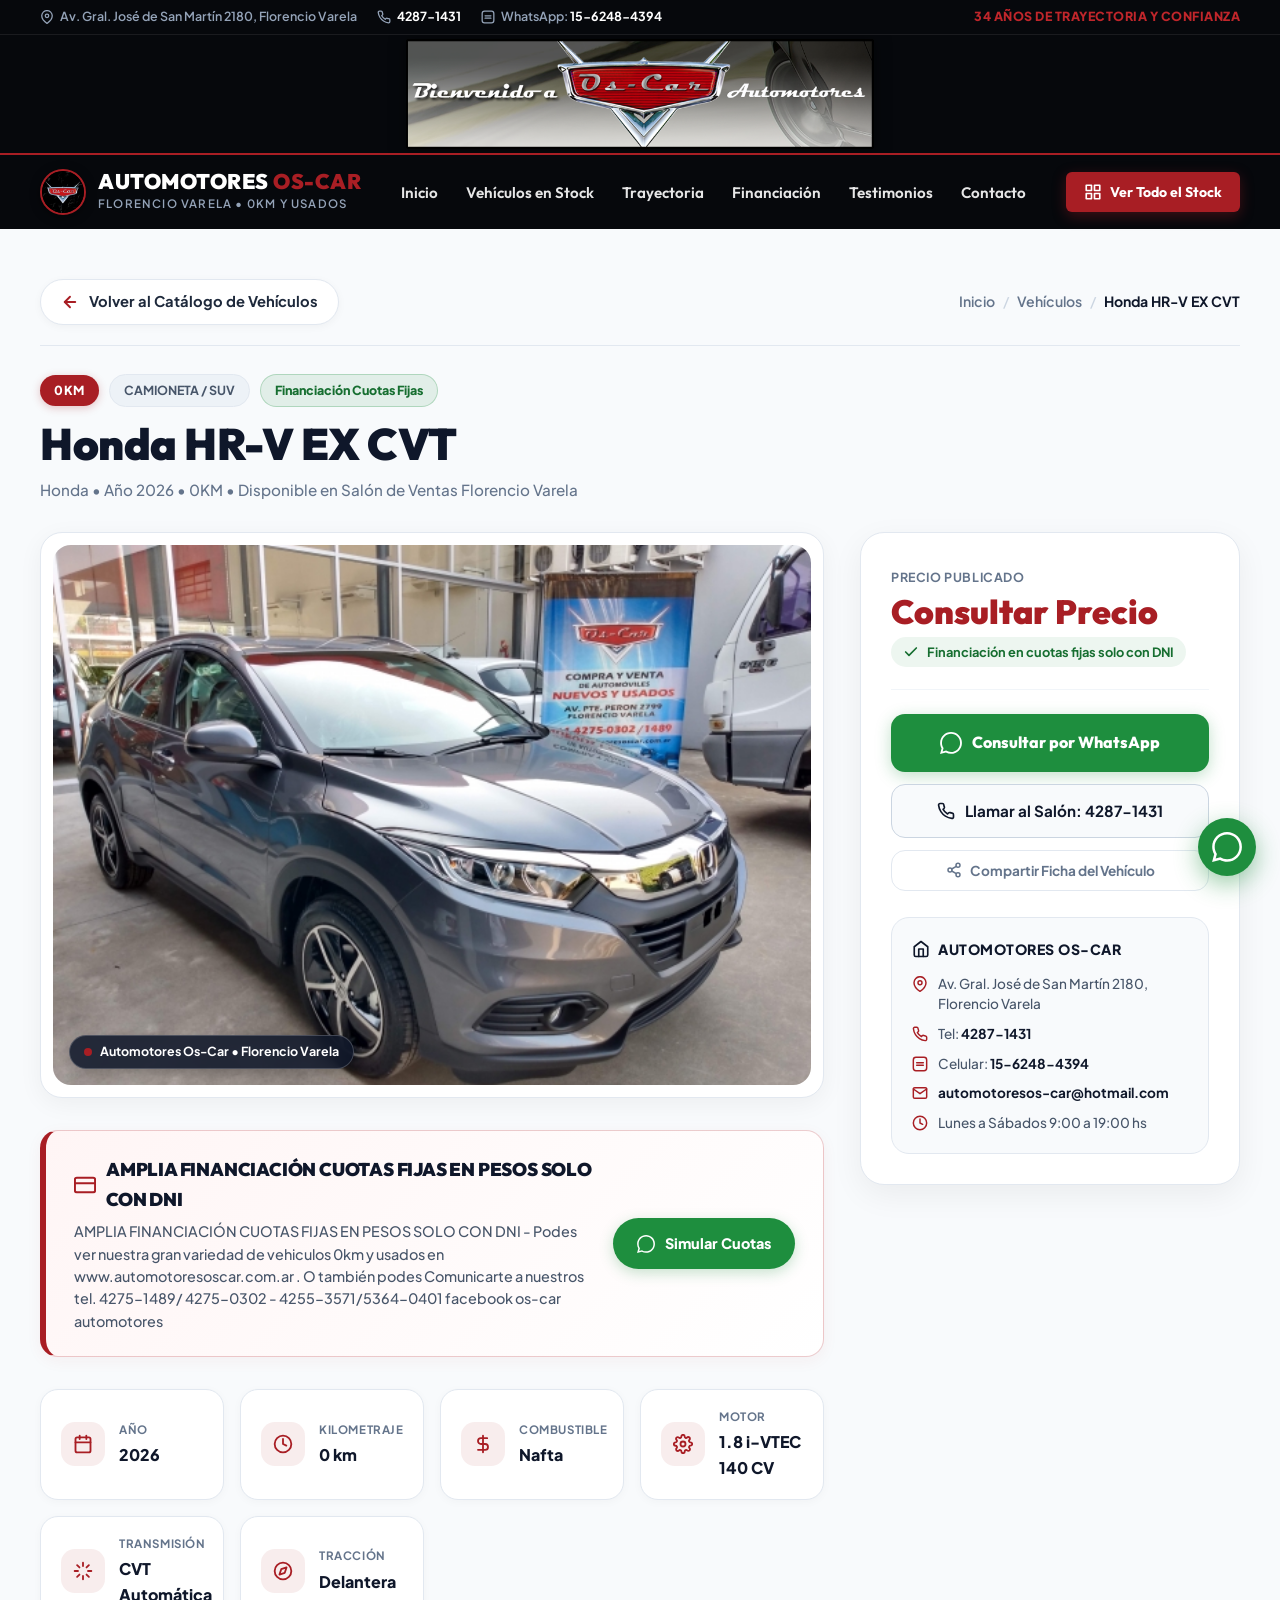
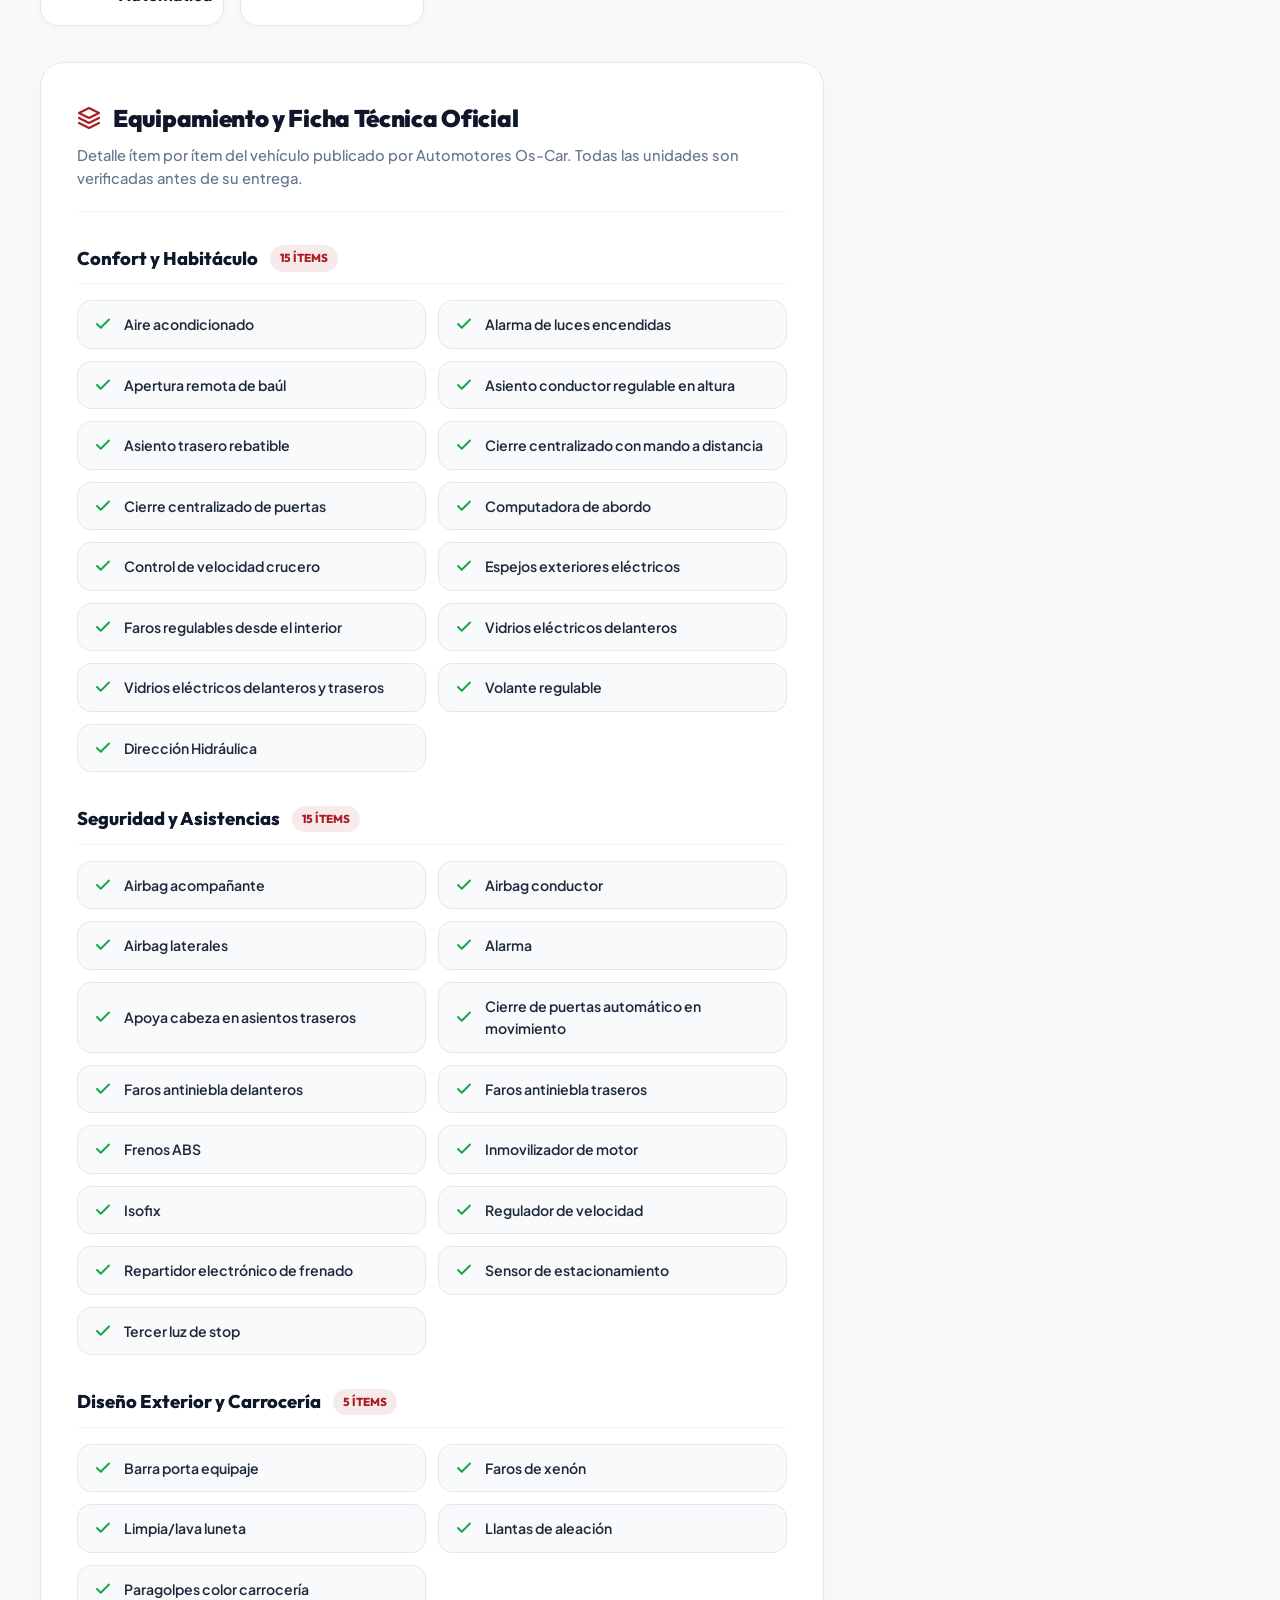
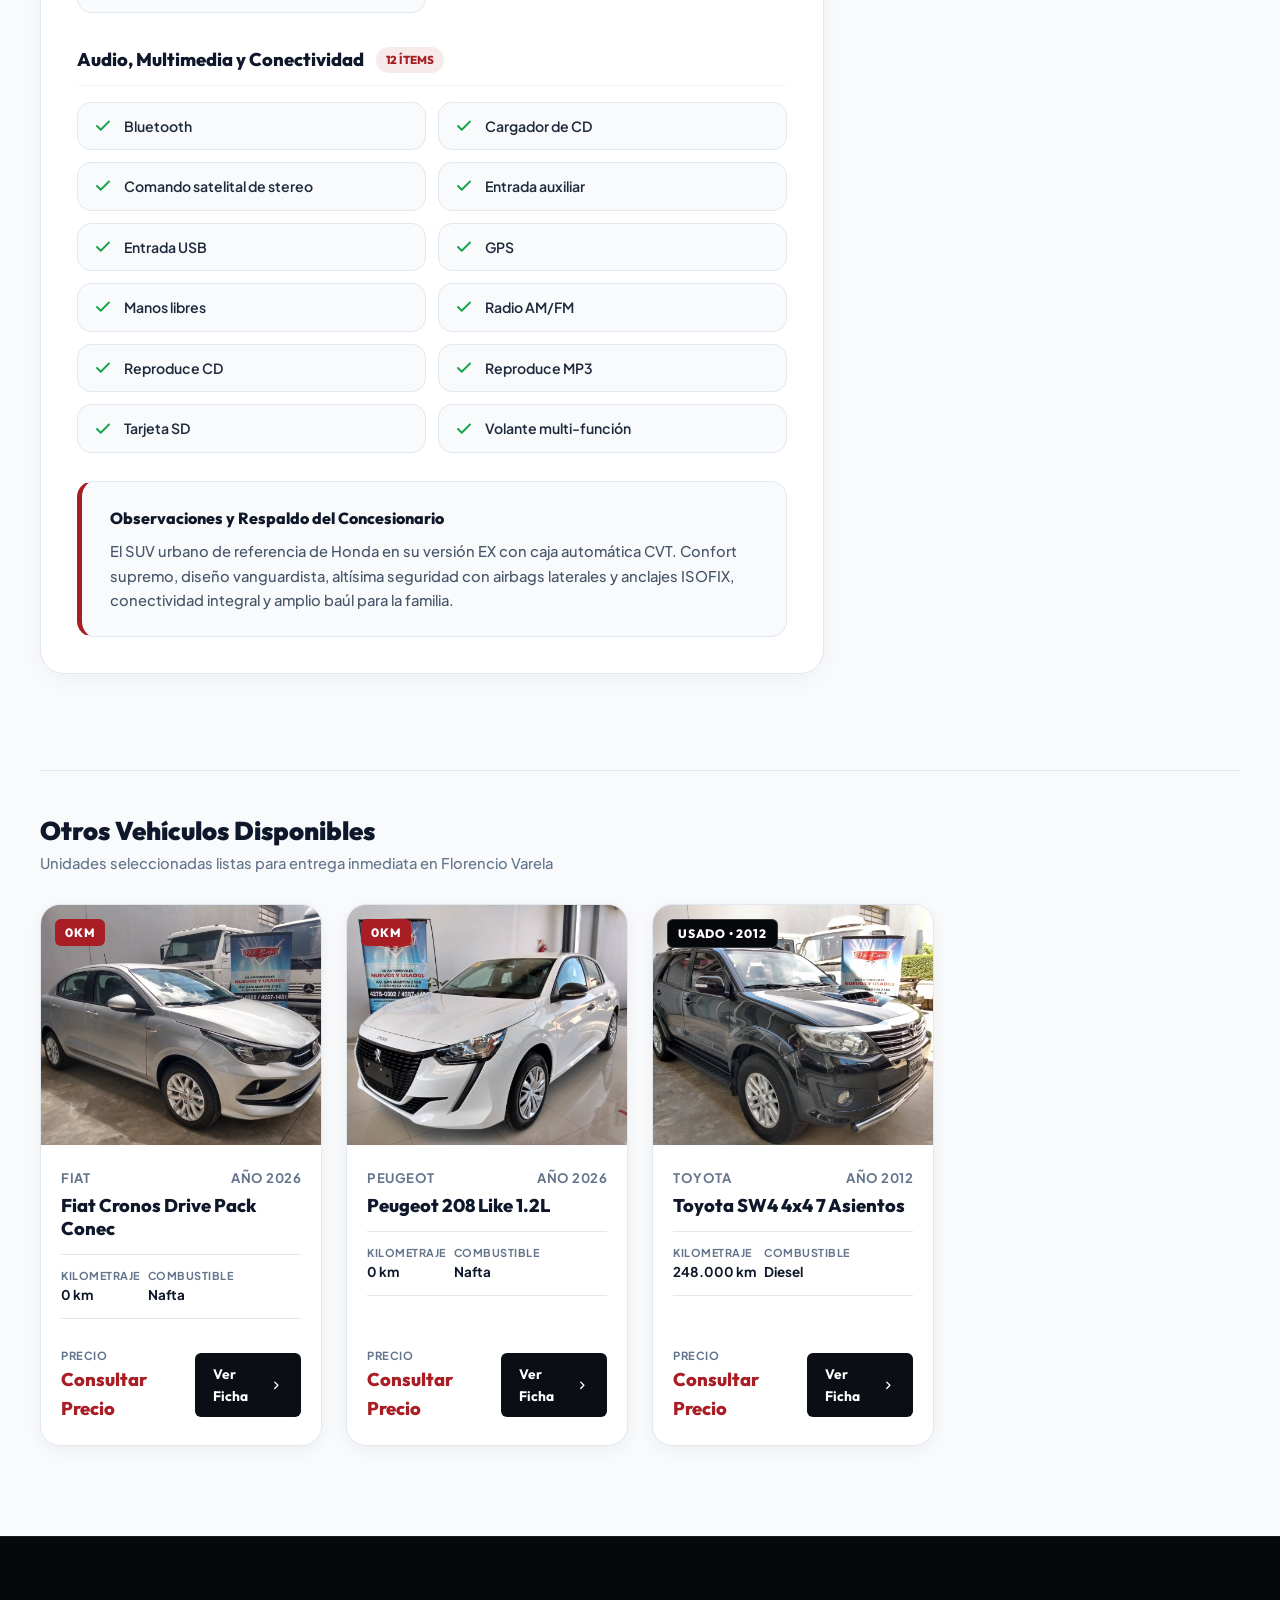
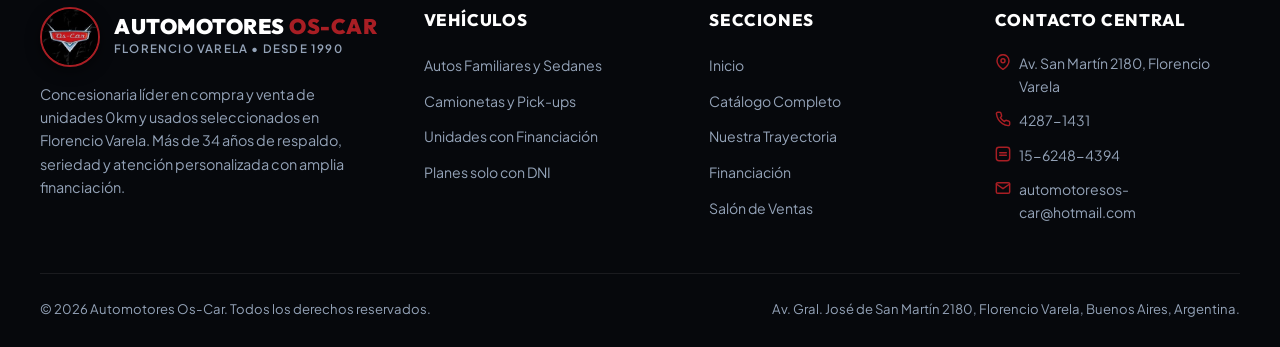
<file: vehiculo.html>
<!DOCTYPE html>
<html lang="es">
<head>
  <meta charset="UTF-8">
  <meta name="viewport" content="width=device-width, initial-scale=1.0">
  <title>Ficha Técnica de Vehículo | Automotores Os-Car - Florencio Varela</title>
  <meta name="description" content="Ficha técnica detallada, equipamiento de confort, seguridad, exterior y multimedia, y planes de financiación en cuotas fijas en pesos solo con DNI en Automotores Os-Car.">
  <meta name="keywords" content="Automotores Os-Car, autos 0km, usados seleccionados, financiacion en cuotas fijas, Florencio Varela, ficha tecnica vehiculos">
  
  <!-- Favicon / Brand Identity -->
  <link rel="icon" type="image/png" href="assets/logo-oscar.png">

  <!-- Google Fonts -->
  <link rel="preconnect" href="https://fonts.googleapis.com">
  <link rel="preconnect" href="https://fonts.gstatic.com" crossorigin>
  <link href="https://fonts.googleapis.com/css2?family=Outfit:wght@400;500;600;700;800;900&family=Plus+Jakarta+Sans:wght@400;500;600;700;800&display=swap" rel="stylesheet">

  <!-- Stylesheets -->
  <link rel="stylesheet" href="css/styles.css">
  <link rel="stylesheet" href="css/vehicle-detail.css">
</head>
<body class="vehicle-detail-body">

  <!-- ==========================================================================
       Top Announcement Bar
       ========================================================================== -->
  <div class="top-bar">
    <div class="container top-bar-inner">
      <div class="top-bar-info">
        <div class="top-bar-item">
          <svg width="14" height="14" viewBox="0 0 24 24" fill="none" stroke="currentColor" stroke-width="2.2" stroke-linecap="round" stroke-linejoin="round"><path d="M21 10c0 7-9 13-9 13s-9-6-9-13a9 9 0 0 1 18 0z"></path><circle cx="12" cy="10" r="3"></circle></svg>
          <span>Av. Gral. José de San Martín 2180, Florencio Varela</span>
        </div>
        <div class="top-bar-item">
          <svg width="14" height="14" viewBox="0 0 24 24" fill="none" stroke="currentColor" stroke-width="2.2" stroke-linecap="round" stroke-linejoin="round"><path d="M22 16.92v3a2 2 0 0 1-2.18 2 19.79 19.79 0 0 1-8.63-3.07 19.5 19.5 0 0 1-6-6 19.79 19.79 0 0 1-3.07-8.67A2 2 0 0 1 4.11 2h3a2 2 0 0 1 2 1.72 12.84 12.84 0 0 0 .7 2.81 2 2 0 0 1-.45 2.11L8.09 9.91a16 16 0 0 0 6 6l1.27-1.27a2 2 0 0 1 2.11-.45 12.84 12.84 0 0 0 2.81.7A2 2 0 0 1 22 16.92z"></path></svg>
          <a href="tel:01142871431" style="color:inherit; text-decoration:none;"><strong>4287-1431</strong></a>
        </div>
        <div class="top-bar-item">
          <svg width="14" height="14" viewBox="0 0 24 24" fill="none" stroke="currentColor" stroke-width="2.2" stroke-linecap="round" stroke-linejoin="round"><rect x="2" y="2" width="20" height="20" rx="4"></rect><path d="M7 10h10"></path><path d="M7 14h10"></path></svg>
          <a href="https://wa.me/5491562484394" target="_blank" rel="noopener noreferrer" style="color:inherit; text-decoration:none;">WhatsApp: <strong>15-6248-4394</strong></a>
        </div>
      </div>
      <div class="top-bar-badge">
        <span>34 Años de Trayectoria y Confianza</span>
      </div>
    </div>
  </div>

  <!-- ==========================================================================
       Header & Navigation
       ========================================================================== -->
  <header class="site-header" id="siteHeader" style="position:relative; background-color: var(--bg-darkest);">
    
    <!-- Full-width banner strip -->
    <div class="header-banner-strip">
      <a href="index.html#inicio" aria-label="Automotores Os-Car - Inicio">
        <img src="assets/banner-original.png" alt="Bienvenido a Automotores Os-Car" class="header-banner-img">
      </a>
    </div>

    <!-- Navigation bar -->
    <div class="nav-bar">
      <div class="container nav-container">

        <!-- Brand Link with Official Os-Car Logo -->
        <a href="index.html#inicio" class="brand-link" aria-label="Automotores Os-Car - Inicio">
          <div class="brand-emblem-wrap">
            <img src="assets/logo-oscar.png" alt="Automotores Os-Car Logo" class="brand-emblem-img">
          </div>
          <div class="brand-typography">
            <span class="brand-title">Automotores <span class="title-red">Os-Car</span></span>
            <span class="brand-tagline">Florencio Varela • 0km y Usados</span>
          </div>
        </a>

        <!-- Navigation Menu -->
        <nav aria-label="Menú principal">
          <ul class="nav-links" id="navLinks">
            <li><a href="index.html#inicio" class="nav-item-link">Inicio</a></li>
            <li><a href="index.html#catalogo" class="nav-item-link active">Vehículos en Stock</a></li>
            <li><a href="index.html#trayectoria" class="nav-item-link">Trayectoria</a></li>
            <li><a href="index.html#financiacion" class="nav-item-link">Financiación</a></li>
            <li><a href="index.html#testimonios" class="nav-item-link">Testimonios</a></li>
            <li><a href="index.html#contacto" class="nav-item-link">Contacto</a></li>
          </ul>
        </nav>

        <!-- Header Action CTA -->
        <div class="nav-actions">
          <a href="index.html#catalogo" class="btn-header-stock">
            <svg width="18" height="18" viewBox="0 0 24 24" fill="none" stroke="currentColor" stroke-width="2.2" stroke-linecap="round" stroke-linejoin="round">
              <rect x="3" y="3" width="7" height="7"></rect>
              <rect x="14" y="3" width="7" height="7"></rect>
              <rect x="14" y="14" width="7" height="7"></rect>
              <rect x="3" y="14" width="7" height="7"></rect>
            </svg>
            <span>Ver Todo el Stock</span>
          </a>

          <!-- Mobile Toggle Button -->
          <button class="mobile-toggle-btn" id="mobileToggle" aria-label="Abrir menú de navegación" aria-expanded="false">
            <span></span>
            <span></span>
            <span></span>
          </button>
        </div>

      </div>
    </div>
  </header>

  <!-- ==========================================================================
       Vehicle Main Content
       ========================================================================== -->
  <main class="vehicle-page-main" id="mainContent" style="padding-top: 30px;">
    <div class="container">

      <!-- Breadcrumbs & Back button -->
      <div class="vehicle-nav-bar">
        <a href="index.html#catalogo" class="btn-back-catalog">
          <svg width="18" height="18" viewBox="0 0 24 24" fill="none" stroke="currentColor" stroke-width="2.5" stroke-linecap="round" stroke-linejoin="round">
            <line x1="19" y1="12" x2="5" y2="12"></line>
            <polyline points="12 19 5 12 12 5"></polyline>
          </svg>
          <span>Volver al Catálogo de Vehículos</span>
        </a>

        <div class="vehicle-breadcrumb">
          <a href="index.html#inicio">Inicio</a>
          <span class="separator">/</span>
          <a href="index.html#catalogo">Vehículos</a>
          <span class="separator">/</span>
          <span class="current" id="breadcrumbCurrent">Cargando vehículo...</span>
        </div>
      </div>

      <!-- Vehicle Header Section -->
      <div class="vehicle-header-section">
        <div class="vehicle-title-col">
          <div class="vehicle-badges-row">
            <span class="badge-v-condition badge-v-0km" id="vehicleBadgeCondition">0km</span>
            <span class="badge-v-category" id="vehicleBadgeCategory">Camionetas</span>
            <span class="badge-v-finance">Financiación Cuotas Fijas</span>
          </div>
          <h1 class="vehicle-main-title" id="vehicleMainTitle">Cargando vehículo...</h1>
          <p class="vehicle-subtitle" id="vehicleSubTitle">Av. San Martín 2180, Florencio Varela</p>
        </div>
      </div>

      <!-- Two-Column Showcase Layout -->
      <div class="vehicle-detail-grid">

        <!-- ================= LEFT COLUMN ================= -->
        <div class="vehicle-left-col">

          <!-- Image Showcase -->
          <div class="vehicle-showcase-box">
            <div class="vehicle-main-image-wrap">
              <img src="" alt="Vehículo Automotores Os-Car" class="vehicle-main-image" id="vehicleMainImg">
              <div class="image-watermark">
                <span class="image-watermark-dot"></span>
                <span>Automotores Os-Car • Florencio Varela</span>
              </div>
            </div>
          </div>

          <!-- Financiación Highlight Banner -->
          <div class="vehicle-finance-alert">
            <div class="finance-alert-content">
              <div class="finance-alert-title">
                <svg width="22" height="22" viewBox="0 0 24 24" fill="none" stroke="currentColor" stroke-width="2.2" stroke-linecap="round" stroke-linejoin="round">
                  <rect x="1" y="4" width="22" height="16" rx="2" ry="2"></rect>
                  <line x1="1" y1="10" x2="23" y2="10"></line>
                </svg>
                <span>AMPLIA FINANCIACIÓN CUOTAS FIJAS EN PESOS SOLO CON DNI</span>
              </div>
              <p class="finance-alert-text" id="vehicleFinanceNote">
                Podés ver nuestra gran variedad de vehículos 0km y usados en www.automotoresoscar.com.ar o comunicarte a nuestros teléfonos 4275-1489 / 4275-0302 - 4255-3571 / 5364-0401. Tomamos tu usado en parte de pago.
              </p>
            </div>
            <a href="#" class="btn-finance-alert-wa" id="financeAlertWaBtn" target="_blank" rel="noopener noreferrer">
              <svg width="18" height="18" viewBox="0 0 24 24" fill="currentColor">
                <path d="M.057 24l1.687-6.163c-1.041-1.804-1.588-3.849-1.587-5.946.003-6.556 5.338-11.891 11.893-11.891 3.181.001 6.167 1.24 8.413 3.488 2.245 2.248 3.481 5.236 3.48 8.414-.003 6.557-5.338 11.892-11.893 11.892-1.99-.001-3.951-.5-5.688-1.448l-6.305 1.654zm6.597-3.807c1.676.995 3.276 1.591 5.392 1.592 5.448 0 9.886-4.434 9.889-9.885.002-5.462-4.415-9.89-9.881-9.892-5.452 0-9.887 4.434-9.889 9.884-.001 2.225.651 3.891 1.746 5.634l-.999 3.648 3.742-.981z"/>
              </svg>
              <span>Simular Cuotas</span>
            </a>
          </div>

          <!-- Key Specs Highlights Grid -->
          <div class="vehicle-specs-overview-grid">
            <div class="spec-overview-card">
              <div class="spec-overview-icon">
                <svg width="20" height="20" viewBox="0 0 24 24" fill="none" stroke="currentColor" stroke-width="2.2" stroke-linecap="round" stroke-linejoin="round"><rect x="3" y="4" width="18" height="18" rx="2" ry="2"></rect><line x1="16" y1="2" x2="16" y2="6"></line><line x1="8" y1="2" x2="8" y2="6"></line><line x1="3" y1="10" x2="21" y2="10"></line></svg>
              </div>
              <div class="spec-overview-info">
                <span class="spec-overview-label">Año</span>
                <span class="spec-overview-value" id="overviewYear">-</span>
              </div>
            </div>

            <div class="spec-overview-card">
              <div class="spec-overview-icon">
                <svg width="20" height="20" viewBox="0 0 24 24" fill="none" stroke="currentColor" stroke-width="2.2" stroke-linecap="round" stroke-linejoin="round"><circle cx="12" cy="12" r="10"></circle><polyline points="12 6 12 12 16 14"></polyline></svg>
              </div>
              <div class="spec-overview-info">
                <span class="spec-overview-label">Kilometraje</span>
                <span class="spec-overview-value" id="overviewKm">-</span>
              </div>
            </div>

            <div class="spec-overview-card">
              <div class="spec-overview-icon">
                <svg width="20" height="20" viewBox="0 0 24 24" fill="none" stroke="currentColor" stroke-width="2.2" stroke-linecap="round" stroke-linejoin="round"><path d="M12 2v20M17 5H9.5a3.5 3.5 0 0 0 0 7h5a3.5 3.5 0 0 1 0 7H6"></path></svg>
              </div>
              <div class="spec-overview-info">
                <span class="spec-overview-label">Combustible</span>
                <span class="spec-overview-value" id="overviewFuel">-</span>
              </div>
            </div>

            <div class="spec-overview-card">
              <div class="spec-overview-icon">
                <svg width="20" height="20" viewBox="0 0 24 24" fill="none" stroke="currentColor" stroke-width="2.2" stroke-linecap="round" stroke-linejoin="round"><circle cx="12" cy="12" r="3"></circle><path d="M19.4 15a1.65 1.65 0 0 0 .33 1.82l.06.06a2 2 0 0 1 0 2.83 2 2 0 0 1-2.83 0l-.06-.06a1.65 1.65 0 0 0-1.82-.33 1.65 1.65 0 0 0-1 1.51V21a2 2 0 0 1-2 2 2 2 0 0 1-2-2v-.09A1.65 1.65 0 0 0 9 19.4a1.65 1.65 0 0 0-1.82.33l-.06.06a2 2 0 0 1-2.83 0 2 2 0 0 1 0-2.83l.06-.06a1.65 1.65 0 0 0 .33-1.82 1.65 1.65 0 0 0-1.51-1H3a2 2 0 0 1-2-2 2 2 0 0 1 2-2h.09A1.65 1.65 0 0 0 4.6 9a1.65 1.65 0 0 0-.33-1.82l-.06-.06a2 2 0 0 1 0-2.83 2 2 0 0 1 2.83 0l.06.06a1.65 1.65 0 0 0 1.82.33H9a1.65 1.65 0 0 0 1-1.51V3a2 2 0 0 1 2-2 2 2 0 0 1 2 2v.09a1.65 1.65 0 0 0 1 1.51 1.65 1.65 0 0 0 1.82-.33l.06-.06a2 2 0 0 1 2.83 0 2 2 0 0 1 0 2.83l-.06.06a1.65 1.65 0 0 0-.33 1.82V9a1.65 1.65 0 0 0 1.51 1H21a2 2 0 0 1 2 2 2 2 0 0 1-2 2h-.09a1.65 1.65 0 0 0-1.51 1z"></path></svg>
              </div>
              <div class="spec-overview-info">
                <span class="spec-overview-label">Motor</span>
                <span class="spec-overview-value" id="overviewEngine">-</span>
              </div>
            </div>

            <div class="spec-overview-card">
              <div class="spec-overview-icon">
                <svg width="20" height="20" viewBox="0 0 24 24" fill="none" stroke="currentColor" stroke-width="2.2" stroke-linecap="round" stroke-linejoin="round"><path d="M12 2v4M12 18v4M4.93 4.93l2.83 2.83M16.24 16.24l2.83 2.83M2 12h4M18 12h4M4.93 19.07l2.83-2.83M16.24 7.76l2.83-2.83"></path></svg>
              </div>
              <div class="spec-overview-info">
                <span class="spec-overview-label">Transmisión</span>
                <span class="spec-overview-value" id="overviewTrans">-</span>
              </div>
            </div>

            <div class="spec-overview-card">
              <div class="spec-overview-icon">
                <svg width="20" height="20" viewBox="0 0 24 24" fill="none" stroke="currentColor" stroke-width="2.2" stroke-linecap="round" stroke-linejoin="round"><circle cx="12" cy="12" r="10"></circle><polygon points="16.24 7.76 14.12 14.12 7.76 16.24 9.88 9.88 16.24 7.76"></polygon></svg>
              </div>
              <div class="spec-overview-info">
                <span class="spec-overview-label">Tracción</span>
                <span class="spec-overview-value" id="overviewTraction">-</span>
              </div>
            </div>
          </div>

          <!-- Ficha Técnica Completa (Equipamiento Detallado) -->
          <div class="specs-detail-container">
            <div class="specs-section-header">
              <h2 class="specs-section-title">
                <svg width="24" height="24" viewBox="0 0 24 24" fill="none" stroke="currentColor" stroke-width="2.2" stroke-linecap="round" stroke-linejoin="round">
                  <polygon points="12 2 2 7 12 12 22 7 12 2"></polygon>
                  <polyline points="2 17 12 22 22 17"></polyline>
                  <polyline points="2 12 12 17 22 12"></polyline>
                </svg>
                <span>Equipamiento y Ficha Técnica Oficial</span>
              </h2>
              <p class="specs-section-subtitle">
                Detalle ítem por ítem del vehículo publicado por Automotores Os-Car. Todas las unidades son verificadas antes de su entrega.
              </p>
            </div>

            <!-- Categories injected dynamically by vehicle-detail.js -->
            <div id="equipmentCategoriesContainer">
              <!-- Confort, Seguridad, Exterior, Multimedia -->
            </div>

            <!-- Description Block -->
            <div class="vehicle-desc-box">
              <h3 class="vehicle-desc-title">Observaciones y Respaldo del Concesionario</h3>
              <p class="vehicle-desc-text" id="vehicleDescText">-</p>
            </div>
          </div>

        </div>

        <!-- ================= RIGHT COLUMN (STICKY SIDEBAR) ================= -->
        <aside class="vehicle-right-col">
          <div class="vehicle-sidebar-card">

            <!-- Price Block -->
            <div class="sidebar-price-block">
              <span class="sidebar-price-label">Precio Publicado</span>
              <div class="sidebar-price-val" id="sidebarPriceVal">Consultar Precio</div>
              <div class="sidebar-finance-badge-wrap">
                <svg width="16" height="16" viewBox="0 0 24 24" fill="none" stroke="currentColor" stroke-width="2.5" stroke-linecap="round" stroke-linejoin="round"><polyline points="20 6 9 17 4 12"></polyline></svg>
                <span>Financiación en cuotas fijas solo con DNI</span>
              </div>
            </div>

            <!-- CTA Actions -->
            <div class="sidebar-cta-group">
              <a href="#" class="btn-sidebar-wa" id="sidebarWaBtn" target="_blank" rel="noopener noreferrer">
                <svg width="22" height="22" viewBox="0 0 24 24" fill="currentColor">
                  <path d="M.057 24l1.687-6.163c-1.041-1.804-1.588-3.849-1.587-5.946.003-6.556 5.338-11.891 11.893-11.891 3.181.001 6.167 1.24 8.413 3.488 2.245 2.248 3.481 5.236 3.48 8.414-.003 6.557-5.338 11.892-11.893 11.892-1.99-.001-3.951-.5-5.688-1.448l-6.305 1.654zm6.597-3.807c1.676.995 3.276 1.591 5.392 1.592 5.448 0 9.886-4.434 9.889-9.885.002-5.462-4.415-9.89-9.881-9.892-5.452 0-9.887 4.434-9.889 9.884-.001 2.225.651 3.891 1.746 5.634l-.999 3.648 3.742-.981z"/>
                </svg>
                <span>Consultar por WhatsApp</span>
              </a>

              <a href="tel:01142871431" class="btn-sidebar-tel">
                <svg width="18" height="18" viewBox="0 0 24 24" fill="none" stroke="currentColor" stroke-width="2.2" stroke-linecap="round" stroke-linejoin="round">
                  <path d="M22 16.92v3a2 2 0 0 1-2.18 2 19.79 19.79 0 0 1-8.63-3.07 19.5 19.5 0 0 1-6-6 19.79 19.79 0 0 1-3.07-8.67A2 2 0 0 1 4.11 2h3a2 2 0 0 1 2 1.72 12.84 12.84 0 0 0 .7 2.81 2 2 0 0 1-.45 2.11L8.09 9.91a16 16 0 0 0 6 6l1.27-1.27a2 2 0 0 1 2.11-.45 12.84 12.84 0 0 0 2.81.7A2 2 0 0 1 22 16.92z"></path>
                </svg>
                <span>Llamar al Salón: 4287-1431</span>
              </a>

              <button type="button" class="btn-sidebar-share" id="sidebarShareBtn">
                <svg width="16" height="16" viewBox="0 0 24 24" fill="none" stroke="currentColor" stroke-width="2.2" stroke-linecap="round" stroke-linejoin="round">
                  <circle cx="18" cy="5" r="3"></circle>
                  <circle cx="6" cy="12" r="3"></circle>
                  <circle cx="18" cy="19" r="3"></circle>
                  <line x1="8.59" y1="13.51" x2="15.42" y2="17.49"></line>
                  <line x1="15.41" y1="6.51" x2="8.59" y2="10.49"></line>
                </svg>
                <span>Compartir Ficha del Vehículo</span>
              </button>
            </div>

            <!-- Dealer Information Box -->
            <div class="sidebar-dealer-info">
              <div class="dealer-info-title">
                <svg width="18" height="18" viewBox="0 0 24 24" fill="none" stroke="currentColor" stroke-width="2.2" stroke-linecap="round" stroke-linejoin="round">
                  <path d="M3 9l9-7 9 7v11a2 2 0 0 1-2 2H5a2 2 0 0 1-2-2z"></path>
                  <polyline points="9 22 9 12 15 12 15 22"></polyline>
                </svg>
                <span>Automotores Os-Car</span>
              </div>

              <div class="dealer-info-item">
                <svg width="16" height="16" viewBox="0 0 24 24" fill="none" stroke="currentColor" stroke-width="2.2" stroke-linecap="round" stroke-linejoin="round"><path d="M21 10c0 7-9 13-9 13s-9-6-9-13a9 9 0 0 1 18 0z"></path><circle cx="12" cy="10" r="3"></circle></svg>
                <span>Av. Gral. José de San Martín 2180, Florencio Varela</span>
              </div>

              <div class="dealer-info-item">
                <svg width="16" height="16" viewBox="0 0 24 24" fill="none" stroke="currentColor" stroke-width="2.2" stroke-linecap="round" stroke-linejoin="round"><path d="M22 16.92v3a2 2 0 0 1-2.18 2 19.79 19.79 0 0 1-8.63-3.07 19.5 19.5 0 0 1-6-6 19.79 19.79 0 0 1-3.07-8.67A2 2 0 0 1 4.11 2h3a2 2 0 0 1 2 1.72 12.84 12.84 0 0 0 .7 2.81 2 2 0 0 1-.45 2.11L8.09 9.91a16 16 0 0 0 6 6l1.27-1.27a2 2 0 0 1 2.11-.45 12.84 12.84 0 0 0 2.81.7A2 2 0 0 1 22 16.92z"></path></svg>
                <span>Tel: <a href="tel:01142871431">4287-1431</a></span>
              </div>

              <div class="dealer-info-item">
                <svg width="16" height="16" viewBox="0 0 24 24" fill="none" stroke="currentColor" stroke-width="2.2" stroke-linecap="round" stroke-linejoin="round"><rect x="2" y="2" width="20" height="20" rx="4"></rect><path d="M7 10h10"></path><path d="M7 14h10"></path></svg>
                <span>Celular: <a href="https://wa.me/5491562484394" target="_blank" rel="noopener noreferrer">15-6248-4394</a></span>
              </div>

              <div class="dealer-info-item">
                <svg width="16" height="16" viewBox="0 0 24 24" fill="none" stroke="currentColor" stroke-width="2.2" stroke-linecap="round" stroke-linejoin="round"><path d="M4 4h16c1.1 0 2 .9 2 2v12c0 1.1-.9 2-2 2H4c-1.1 0-2-.9-2-2V6c0-1.1.9-2 2-2z"></path><polyline points="22,6 12,13 2,6"></polyline></svg>
                <span><a href="mailto:automotoresos-car@hotmail.com">automotoresos-car@hotmail.com</a></span>
              </div>

              <div class="dealer-info-item">
                <svg width="16" height="16" viewBox="0 0 24 24" fill="none" stroke="currentColor" stroke-width="2.2" stroke-linecap="round" stroke-linejoin="round"><circle cx="12" cy="12" r="10"></circle><polyline points="12 6 12 12 16 14"></polyline></svg>
                <span>Lunes a Sábados 9:00 a 19:00 hs</span>
              </div>
            </div>

          </div>
        </aside>

      </div>

      <!-- Related Vehicles Section -->
      <section class="related-vehicles-section">
        <div class="related-section-header">
          <h2 class="related-section-title">Otros Vehículos Disponibles</h2>
          <p class="related-section-sub">Unidades seleccionadas listas para entrega inmediata en Florencio Varela</p>
        </div>

        <div class="related-vehicles-grid" id="relatedVehiclesGrid">
          <!-- Injected dynamically -->
        </div>
      </section>

    </div>
  </main>

  <!-- ==========================================================================
       Footer
       ========================================================================== -->
  <footer class="site-footer">
    <div class="container">
      
      <div class="footer-top-grid">
        
        <!-- Brand Info with Official Logo -->
        <div class="footer-brand">
          <a href="index.html#inicio" class="brand-link">
            <div class="brand-emblem-wrap">
              <img src="assets/logo-oscar.png" alt="Automotores Os-Car" class="brand-emblem-img">
            </div>
            <div class="brand-typography">
              <span class="brand-title">Automotores <span class="title-red">Os-Car</span></span>
              <span class="brand-tagline">Florencio Varela • Desde 1990</span>
            </div>
          </a>
          <p>
            Concesionaria líder en compra y venta de unidades 0km y usados seleccionados en Florencio Varela. Más de 34 años de respaldo, seriedad y atención personalizada con amplia financiación.
          </p>
        </div>

        <!-- Categorías -->
        <div class="footer-col">
          <h4 class="footer-col-title">Vehículos</h4>
          <ul class="footer-links-list">
            <li><a href="index.html#catalogo">Autos Familiares y Sedanes</a></li>
            <li><a href="index.html#catalogo">Camionetas y Pick-ups</a></li>
            <li><a href="index.html#catalogo">Unidades con Financiación</a></li>
            <li><a href="index.html#financiacion">Planes solo con DNI</a></li>
          </ul>
        </div>

        <!-- Enlaces Rápidos -->
        <div class="footer-col">
          <h4 class="footer-col-title">Secciones</h4>
          <ul class="footer-links-list">
            <li><a href="index.html#inicio">Inicio</a></li>
            <li><a href="index.html#catalogo">Catálogo Completo</a></li>
            <li><a href="index.html#trayectoria">Nuestra Trayectoria</a></li>
            <li><a href="index.html#financiacion">Financiación</a></li>
            <li><a href="index.html#contacto">Salón de Ventas</a></li>
          </ul>
        </div>

        <!-- Contacto Central -->
        <div class="footer-col">
          <h4 class="footer-col-title">Contacto Central</h4>
          <ul class="footer-contact-items">
            <li>
              <svg width="16" height="16" viewBox="0 0 24 24" fill="none" stroke="currentColor" stroke-width="2.2" stroke-linecap="round" stroke-linejoin="round"><path d="M21 10c0 7-9 13-9 13s-9-6-9-13a9 9 0 0 1 18 0z"></path><circle cx="12" cy="10" r="3"></circle></svg>
              <span>Av. San Martín 2180, Florencio Varela</span>
            </li>
            <li>
              <svg width="16" height="16" viewBox="0 0 24 24" fill="none" stroke="currentColor" stroke-width="2.2" stroke-linecap="round" stroke-linejoin="round"><path d="M22 16.92v3a2 2 0 0 1-2.18 2 19.79 19.79 0 0 1-8.63-3.07 19.5 19.5 0 0 1-6-6 19.79 19.79 0 0 1-3.07-8.67A2 2 0 0 1 4.11 2h3a2 2 0 0 1 2 1.72 12.84 12.84 0 0 0 .7 2.81 2 2 0 0 1-.45 2.11L8.09 9.91a16 16 0 0 0 6 6l1.27-1.27a2 2 0 0 1 2.11-.45 12.84 12.84 0 0 0 2.81.7A2 2 0 0 1 22 16.92z"></path></svg>
              <a href="tel:01142871431">4287-1431</a>
            </li>
            <li>
              <svg width="16" height="16" viewBox="0 0 24 24" fill="none" stroke="currentColor" stroke-width="2.2" stroke-linecap="round" stroke-linejoin="round"><rect x="2" y="2" width="20" height="20" rx="4"></rect><path d="M7 10h10"></path><path d="M7 14h10"></path></svg>
              <a href="https://wa.me/5491562484394" target="_blank" rel="noopener noreferrer">15-6248-4394</a>
            </li>
            <li>
              <svg width="16" height="16" viewBox="0 0 24 24" fill="none" stroke="currentColor" stroke-width="2.2" stroke-linecap="round" stroke-linejoin="round"><path d="M4 4h16c1.1 0 2 .9 2 2v12c0 1.1-.9 2-2 2H4c-1.1 0-2-.9-2-2V6c0-1.1.9-2 2-2z"></path><polyline points="22,6 12,13 2,6"></polyline></svg>
              <a href="mailto:automotoresos-car@hotmail.com">automotoresos-car@hotmail.com</a>
            </li>
          </ul>
        </div>

      </div>

      <!-- Bottom Legal Bar -->
      <div class="footer-bottom-bar">
        <span>© 2026 Automotores Os-Car. Todos los derechos reservados.</span>
        <span>Av. Gral. José de San Martín 2180, Florencio Varela, Buenos Aires, Argentina.</span>
      </div>

    </div>
  </footer>

  <!-- Floating WhatsApp -->
  <a href="https://wa.me/5491562484394" target="_blank" rel="noopener noreferrer" class="floating-whatsapp-link" id="floatingWa" aria-label="Consultar por WhatsApp">
    <svg width="30" height="30" viewBox="0 0 24 24" fill="currentColor">
      <path d="M.057 24l1.687-6.163c-1.041-1.804-1.588-3.849-1.587-5.946.003-6.556 5.338-11.891 11.893-11.891 3.181.001 6.167 1.24 8.413 3.488 2.245 2.248 3.481 5.236 3.48 8.414-.003 6.557-5.338 11.892-11.893 11.892-1.99-.001-3.951-.5-5.688-1.448l-6.305 1.654zm6.597-3.807c1.676.995 3.276 1.591 5.392 1.592 5.448 0 9.886-4.434 9.889-9.885.002-5.462-4.415-9.89-9.881-9.892-5.452 0-9.887 4.434-9.889 9.884-.001 2.225.651 3.891 1.746 5.634l-.999 3.648 3.742-.981z"/>
    </svg>
  </a>

  <!-- Scripts -->
  <script src="js/vehicles-data.js"></script>
  <script src="js/vehicle-detail.js"></script>
</body>
</html>
</file>
<file: erp/css/erp.css>
/* ==========================================================================
   Automotores Os-Car — ERP Enterprise Design System
   Paleta: Negro Grafito, Blanco Técnico y Rojo Corporativo Sobrio (#A81E24)
   Estándar: B2B High-End (Linear / Notion / Stripe Dashboard)
   Reglas: Cero colores neón, cero emojis.
   ========================================================================== */

@import url('https://fonts.googleapis.com/css2?family=Outfit:wght@500;600;700;800;900&family=Plus+Jakarta+Sans:wght@400;500;600;700;800&family=JetBrains+Mono:wght@500;600;700&display=swap');

:root {
  /* Marca Corporativa Os-Car (Sobria & Profunda) */
  --brand-red: #A81E24;
  --brand-red-hover: #881318;
  --brand-red-dark: #660E12;
  --brand-red-light: #C0262B;
  --brand-red-soft: rgba(168, 30, 36, 0.08);
  --brand-red-subtle: rgba(168, 30, 36, 0.15);

  /* Tema Claro (Por Defecto) */
  --bg-app: #F8FAFC;
  --bg-surface: #FFFFFF;
  --bg-surface-elevated: #FFFFFF;
  --bg-subtle: #F1F5F9;
  --bg-sidebar: #0B0E14;
  --bg-sidebar-hover: #161B26;
  --bg-sidebar-active: #1D2331;
  --bg-header: #0F141C;

  /* Bordes & Divisiones */
  --border-subtle: #E2E8F0;
  --border-light: #CBD5E1;
  --border-strong: #94A3B8;
  --border-sidebar: rgba(255, 255, 255, 0.08);

  /* Tipografía */
  --text-main: #0F172A;
  --text-secondary: #475569;
  --text-muted: #64748B;
  --text-light: #94A3B8;
  --text-sidebar: rgba(255, 255, 255, 0.85);
  --text-sidebar-muted: rgba(255, 255, 255, 0.50);

  /* Estados Funcionales (Sobrios, Sin Neón) */
  --status-success-bg: rgba(22, 110, 48, 0.10);
  --status-success-text: #166E30;
  --status-success-border: rgba(22, 110, 48, 0.25);

  --status-warning-bg: rgba(180, 83, 9, 0.10);
  --status-warning-text: #B45309;
  --status-warning-border: rgba(180, 83, 9, 0.25);

  --status-info-bg: rgba(29, 78, 216, 0.10);
  --status-info-text: #1D4ED8;
  --status-info-border: rgba(29, 78, 216, 0.25);

  --status-danger-bg: rgba(168, 30, 36, 0.10);
  --status-danger-text: #A81E24;
  --status-danger-border: rgba(168, 30, 36, 0.25);

  /* Gráficos */
  --chart-grid: #E2E8F0;
  --chart-axis-text: #64748B;
  --chart-secondary: #334155;

  /* Sombras Técnicas */
  --shadow-xs: 0 1px 2px rgba(0, 0, 0, 0.04);
  --shadow-sm: 0 2px 6px rgba(0, 0, 0, 0.05);
  --shadow-md: 0 6px 18px rgba(0, 0, 0, 0.06);
  --shadow-lg: 0 14px 32px rgba(0, 0, 0, 0.09);
  --shadow-drawer: -10px 0 40px rgba(0, 0, 0, 0.15);

  /* Tipografías */
  --font-heading: 'Outfit', -apple-system, BlinkMacSystemFont, sans-serif;
  --font-body: 'Plus Jakarta Sans', -apple-system, BlinkMacSystemFont, sans-serif;
  --font-mono: 'JetBrains Mono', monospace;

  /* Dimensiones */
  --sidebar-width: 270px;
  --sidebar-collapsed-width: 72px;
  --header-height: 64px;

  /* Transiciones */
  --trans-fast: 0.18s cubic-bezier(0.16, 1, 0.3, 1);
  --trans-normal: 0.3s cubic-bezier(0.16, 1, 0.3, 1);
}

/* Modo Oscuro Corporativo (Coherente, Fondo Grafito Profundo) */
[data-theme="dark"] {
  --bg-app: #07090D;
  --bg-surface: #0E131C;
  --bg-surface-elevated: #141B26;
  --bg-subtle: #121822;
  --bg-sidebar: #05070A;
  --bg-sidebar-hover: #0F141E;
  --bg-sidebar-active: #171E2C;
  --bg-header: #090C12;

  --border-subtle: #1C2432;
  --border-light: #2A3648;
  --border-strong: #40516A;
  --border-sidebar: rgba(255, 255, 255, 0.06);

  --text-main: #F1F5F9;
  --text-secondary: #CBD5E1;
  --text-muted: #8E9BAE;
  --text-light: #5A6980;

  --chart-grid: #1A2230;
  --chart-axis-text: #8E9BAE;
  --chart-secondary: #64748B;

  --shadow-xs: 0 1px 2px rgba(0, 0, 0, 0.4);
  --shadow-sm: 0 4px 12px rgba(0, 0, 0, 0.35);
  --shadow-md: 0 8px 24px rgba(0, 0, 0, 0.45);
  --shadow-lg: 0 18px 40px rgba(0, 0, 0, 0.6);
  --shadow-drawer: -10px 0 40px rgba(0, 0, 0, 0.6);
}

/* ==========================================================================
   Reset & Estructura Base
   ========================================================================== */
*, *::before, *::after {
  box-sizing: border-box;
  margin: 0;
  padding: 0;
}

html, body {
  height: 100%;
  font-family: var(--font-body);
  font-size: 14px;
  background-color: var(--bg-app);
  color: var(--text-main);
  line-height: 1.5;
  -webkit-font-smoothing: antialiased;
  overflow-x: hidden;
}

button {
  font-family: inherit;
  cursor: pointer;
  border: none;
  background: none;
  outline: none;
  transition: all var(--trans-fast);
}

input, select, textarea {
  font-family: inherit;
  font-size: 0.9rem;
  color: var(--text-main);
  background-color: var(--bg-surface);
  border: 1px solid var(--border-subtle);
  border-radius: 8px;
  outline: none;
  transition: border-color var(--trans-fast), box-shadow var(--trans-fast);
}

input:focus, select:focus, textarea:focus {
  border-color: var(--brand-red);
  box-shadow: 0 0 0 3px rgba(168, 30, 36, 0.12);
}

a {
  color: inherit;
  text-decoration: none;
}

/* Layout Maestro: Grid Sidebar + Main Content */
.erp-shell {
  display: flex;
  min-height: 100vh;
  width: 100%;
}

/* ==========================================================================
   Sidebar Corporativo de Navegación
   ========================================================================== */
.erp-sidebar {
  width: var(--sidebar-width);
  background-color: var(--bg-sidebar);
  border-right: 1px solid var(--border-sidebar);
  display: flex;
  flex-direction: column;
  flex-shrink: 0;
  position: sticky;
  top: 0;
  height: 100vh;
  z-index: 100;
  overflow-y: auto;
  scrollbar-width: thin;
  scrollbar-color: rgba(255, 255, 255, 0.1) transparent;
}

.sidebar-header {
  height: 74px;
  padding: 0 16px;
  display: flex;
  align-items: center;
  justify-content: space-between;
  border-bottom: 1px solid var(--border-sidebar);
  flex-shrink: 0;
  background: rgba(0, 0, 0, 0.25);
}

.brand-badge-row {
  display: flex;
  align-items: center;
  gap: 12px;
  width: 100%;
}

.sidebar-logo-img {
  height: 42px;
  max-width: 130px;
  object-fit: contain;
  display: block;
}

.sidebar-logo-emblem {
  width: 44px;
  height: 44px;
  border-radius: 8px;
  background: #000000;
  border: 1.5px solid var(--brand-red);
  display: flex;
  align-items: center;
  justify-content: center;
  overflow: hidden;
  box-shadow: 0 2px 10px rgba(0, 0, 0, 0.5);
  flex-shrink: 0;
  padding: 2px;
}

.sidebar-logo-emblem img {
  width: 100%;
  height: 100%;
  object-fit: contain;
}

.brand-text-col {
  display: flex;
  flex-direction: column;
}

.brand-company-name {
  font-family: var(--font-heading);
  font-size: 1rem;
  font-weight: 800;
  color: #FFFFFF;
  letter-spacing: 0.3px;
  line-height: 1.1;
  text-transform: uppercase;
}

.brand-company-name span.brand-red {
  color: var(--brand-red);
}

.brand-erp-tag {
  display: inline-flex;
  align-items: center;
  gap: 4px;
  font-size: 0.68rem;
  font-weight: 700;
  color: var(--text-sidebar-muted);
  text-transform: uppercase;
  letter-spacing: 0.8px;
  margin-top: 2px;
}

.brand-version-pill {
  background: rgba(168, 30, 36, 0.22);
  color: #FFFFFF;
  padding: 1px 6px;
  border-radius: 4px;
  font-size: 0.62rem;
  font-family: var(--font-mono);
  font-weight: 700;
  border: 1px solid rgba(168, 30, 36, 0.3);
}

/* Bloques de Navegación */
.sidebar-nav {
  padding: 18px 12px;
  display: flex;
  flex-direction: column;
  gap: 22px;
  flex-grow: 1;
}

.nav-block-title {
  font-family: var(--font-heading);
  font-size: 0.70rem;
  font-weight: 800;
  letter-spacing: 1.2px;
  text-transform: uppercase;
  color: var(--text-sidebar-muted);
  padding: 0 10px 8px 10px;
}

.nav-links-group {
  list-style: none;
  display: flex;
  flex-direction: column;
  gap: 3px;
}

.nav-item-btn {
  width: 100%;
  display: flex;
  align-items: center;
  justify-content: space-between;
  padding: 9px 12px;
  border-radius: 8px;
  color: var(--text-sidebar);
  font-size: 0.88rem;
  font-weight: 600;
  transition: all var(--trans-fast);
}

.nav-item-content {
  display: flex;
  align-items: center;
  gap: 12px;
}

.nav-item-icon {
  width: 18px;
  height: 18px;
  color: var(--text-sidebar-muted);
  flex-shrink: 0;
  transition: color var(--trans-fast);
}

.nav-item-btn:hover {
  background-color: var(--bg-sidebar-hover);
  color: #FFFFFF;
}

.nav-item-btn:hover .nav-item-icon {
  color: #FFFFFF;
}

.nav-item-btn.active {
  background-color: var(--brand-red);
  color: #FFFFFF;
  box-shadow: 0 4px 14px rgba(168, 30, 36, 0.35);
}

.nav-item-btn.active .nav-item-icon {
  color: #FFFFFF;
}

.nav-item-badge {
  font-size: 0.72rem;
  font-weight: 700;
  padding: 2px 7px;
  border-radius: 20px;
  background: rgba(255, 255, 255, 0.12);
  color: #FFFFFF;
}

.nav-item-badge.alert-red {
  background: rgba(168, 30, 36, 0.25);
  color: #FFA5A8;
  border: 1px solid rgba(168, 30, 36, 0.4);
}

.nav-item-btn.active .nav-item-badge {
  background: rgba(0, 0, 0, 0.25);
  color: #FFFFFF;
}

/* Sidebar Footer */
.sidebar-footer {
  padding: 16px 20px;
  border-top: 1px solid var(--border-sidebar);
  display: flex;
  align-items: center;
  justify-content: space-between;
}

.user-mini-profile {
  display: flex;
  align-items: center;
  gap: 10px;
}

.user-avatar {
  width: 32px;
  height: 32px;
  border-radius: 50%;
  background: #1E293B;
  color: #FFFFFF;
  display: flex;
  align-items: center;
  justify-content: center;
  font-weight: 700;
  font-size: 0.8rem;
  border: 1px solid var(--brand-red);
}

.user-info-text {
  display: flex;
  flex-direction: column;
}

.user-name {
  font-size: 0.84rem;
  font-weight: 700;
  color: #FFFFFF;
  line-height: 1.2;
}

.user-role-label {
  font-size: 0.70rem;
  color: var(--text-sidebar-muted);
}

/* ==========================================================================
   Header Superior & Acciones Globales
   ========================================================================== */
.erp-main-wrapper {
  flex: 1;
  display: flex;
  flex-direction: column;
  min-width: 0;
}

.erp-topbar {
  height: var(--header-height);
  background-color: var(--bg-surface);
  border-bottom: 1px solid var(--border-subtle);
  display: flex;
  align-items: center;
  justify-content: space-between;
  padding: 0 28px;
  position: sticky;
  top: 0;
  z-index: 90;
  gap: 20px;
}

/* Buscador Global (Command Palette Trigger) */
.header-search-bar {
  flex: 1;
  max-width: 460px;
  display: flex;
  align-items: center;
  gap: 10px;
  background-color: var(--bg-subtle);
  border: 1px solid var(--border-subtle);
  border-radius: 8px;
  padding: 7px 14px;
  color: var(--text-muted);
  cursor: pointer;
  transition: all var(--trans-fast);
}

.header-search-bar:hover {
  border-color: var(--border-strong);
  color: var(--text-main);
  background-color: var(--bg-surface);
}

.header-search-bar svg {
  width: 16px;
  height: 16px;
  flex-shrink: 0;
}

.search-placeholder-text {
  font-size: 0.86rem;
  flex: 1;
}

.search-kbd-shortcut {
  font-family: var(--font-mono);
  font-size: 0.72rem;
  font-weight: 700;
  background: var(--bg-surface);
  border: 1px solid var(--border-subtle);
  padding: 2px 6px;
  border-radius: 4px;
  color: var(--text-muted);
}

/* Acciones Rápidas del Header */
.topbar-actions {
  display: flex;
  align-items: center;
  gap: 12px;
}

.btn-action-quick {
  display: inline-flex;
  align-items: center;
  justify-content: center;
  gap: 6px;
  font-family: var(--font-heading);
  font-size: 0.78rem;
  font-weight: 700;
  padding: 6px 14px;
  border-radius: 6px;
  background: var(--bg-surface);
  color: var(--text-main);
  border: 1px solid var(--border-subtle);
  cursor: pointer;
  text-decoration: none;
  box-shadow: 0 1px 2px rgba(0, 0, 0, 0.05);
  transition: all 0.15s ease;
  white-space: nowrap;
}

.btn-action-quick:hover {
  background: var(--bg-subtle);
  border-color: #CBD5E1;
  color: var(--text-main);
  transform: translateY(-1px);
  box-shadow: 0 2px 4px rgba(0, 0, 0, 0.08);
}

.btn-action-quick.btn-primary-red {
  background: linear-gradient(135deg, #A81E24 0%, #8F161C 100%);
  color: #FFFFFF;
  border: 1px solid #8F161C;
  box-shadow: 0 2px 6px rgba(168, 30, 36, 0.28);
}

.btn-action-quick.btn-primary-red:hover {
  background: linear-gradient(135deg, #B9242B 0%, #A01920 100%);
  box-shadow: 0 4px 10px rgba(168, 30, 36, 0.38);
  transform: translateY(-1px);
}

.btn-action-quick.btn-whatsapp {
  background: rgba(22, 110, 48, 0.08);
  color: #166E30;
  border-color: rgba(22, 110, 48, 0.25);
  font-weight: 800;
}

.btn-action-quick.btn-whatsapp:hover {
  background: #166E30;
  color: #FFFFFF;
  border-color: #166E30;
  box-shadow: 0 2px 6px rgba(22, 110, 48, 0.3);
}

.theme-toggle-btn {
  width: 36px;
  height: 36px;
  border-radius: 8px;
  background: var(--bg-subtle);
  border: 1px solid var(--border-subtle);
  display: flex;
  align-items: center;
  justify-content: center;
  color: var(--text-muted);
}

.theme-toggle-btn:hover {
  color: var(--text-main);
  border-color: var(--border-strong);
}

/* ==========================================================================
   Contenido Principal & Vistas (SPA Views)
   ========================================================================== */
.erp-content-area {
  padding: 28px;
  flex: 1;
  max-width: 1400px;
  width: 100%;
  margin: 0 auto;
}

.view-pane {
  display: none;
  animation: viewFadeIn 0.22s cubic-bezier(0.16, 1, 0.3, 1);
}

.view-pane.active {
  display: block;
}

@keyframes viewFadeIn {
  from { opacity: 0; transform: translateY(6px); }
  to { opacity: 1; transform: translateY(0); }
}

/* ==========================================================================
   MÓDULO 1: Dashboard General
   ========================================================================== */
.view-header-row {
  display: flex;
  align-items: center;
  justify-content: space-between;
  flex-wrap: wrap;
  gap: 16px;
  margin-bottom: 24px;
}

.view-title-wrap h1 {
  font-family: var(--font-heading);
  font-size: 1.65rem;
  font-weight: 800;
  color: var(--text-main);
  letter-spacing: -0.3px;
  line-height: 1.15;
}

.view-title-wrap p {
  font-size: 0.88rem;
  color: var(--text-muted);
  margin-top: 3px;
}

.header-controls-group {
  display: flex;
  align-items: center;
  gap: 10px;
  flex-wrap: wrap;
}

/* Segmented Period Switcher */
.segmented-control {
  display: inline-flex;
  background: var(--bg-subtle);
  border: 1px solid var(--border-subtle);
  border-radius: 8px;
  padding: 3px;
}

.segmented-btn {
  padding: 5px 12px;
  font-size: 0.82rem;
  font-weight: 700;
  color: var(--text-muted);
  border-radius: 6px;
}

.segmented-btn.active {
  background: var(--bg-surface);
  color: var(--text-main);
  box-shadow: var(--shadow-xs);
}

.chart-type-selector {
  display: inline-flex;
  background: var(--bg-subtle);
  border: 1px solid var(--border-subtle);
  border-radius: 8px;
  padding: 3px;
  gap: 2px;
}

.chart-type-btn {
  padding: 5px 11px;
  font-size: 0.78rem;
  font-weight: 700;
  color: var(--text-muted);
  border-radius: 6px;
  border: none;
  background: transparent;
  cursor: pointer;
  transition: all 0.15s ease;
}

.chart-type-btn:hover {
  color: var(--text-main);
  background: rgba(0, 0, 0, 0.04);
}

.chart-type-btn.active {
  background: var(--bg-surface);
  color: var(--brand-red);
  font-weight: 800;
  box-shadow: var(--shadow-xs);
}

/* Grilla de KPIs de Dirección */
.kpi-cards-grid {
  display: grid;
  grid-template-columns: repeat(auto-fit, minmax(210px, 1fr));
  gap: 16px;
  margin-bottom: 24px;
}

.kpi-card {
  background-color: var(--bg-surface);
  border: 1px solid var(--border-subtle);
  border-radius: 12px;
  padding: 18px 20px;
  box-shadow: var(--shadow-xs);
  display: flex;
  flex-direction: column;
  position: relative;
  overflow: hidden;
  transition: transform var(--trans-fast), box-shadow var(--trans-fast);
}

.kpi-card:hover {
  transform: translateY(-2px);
  box-shadow: var(--shadow-sm);
}

.kpi-card-highlight {
  border-left: 4px solid var(--brand-red);
}

.kpi-header {
  display: flex;
  align-items: center;
  justify-content: space-between;
  margin-bottom: 12px;
}

.kpi-title {
  font-size: 0.78rem;
  font-weight: 700;
  text-transform: uppercase;
  letter-spacing: 0.5px;
  color: var(--text-muted);
}

.kpi-icon-box {
  width: 32px;
  height: 32px;
  border-radius: 8px;
  background: var(--bg-subtle);
  color: var(--text-secondary);
  display: flex;
  align-items: center;
  justify-content: center;
}

.kpi-icon-box.red {
  background: var(--brand-red-soft);
  color: var(--brand-red);
}

.kpi-number-wrap {
  font-family: var(--font-heading);
  font-size: 1.85rem;
  font-weight: 900;
  color: var(--text-main);
  line-height: 1.1;
  margin-bottom: 6px;
}

.kpi-delta-row {
  display: flex;
  align-items: center;
  gap: 6px;
  font-size: 0.78rem;
  font-weight: 600;
}

.delta-badge {
  display: inline-flex;
  align-items: center;
  gap: 3px;
  padding: 1px 6px;
  border-radius: 4px;
  font-family: var(--font-mono);
  font-size: 0.72rem;
  font-weight: 700;
}

.delta-badge.positive {
  background: var(--status-success-bg);
  color: var(--status-success-text);
}

.delta-badge.negative {
  background: var(--status-danger-bg);
  color: var(--status-danger-text);
}

.kpi-subtext {
  color: var(--text-muted);
  font-size: 0.76rem;
}

/* Grillas de Visualización del Dashboard (2 Columnas: Principal + Lateral) */
.dashboard-analytics-grid {
  display: grid;
  grid-template-columns: 2fr 1fr;
  gap: 20px;
  margin-bottom: 24px;
}

.analytics-card {
  background-color: var(--bg-surface);
  border: 1px solid var(--border-subtle);
  border-radius: 14px;
  padding: 22px;
  box-shadow: var(--shadow-xs);
  display: flex;
  flex-direction: column;
}

.card-title-bar {
  display: flex;
  align-items: center;
  justify-content: space-between;
  flex-wrap: wrap;
  gap: 12px;
  margin-bottom: 18px;
  padding-bottom: 14px;
  border-bottom: 1px solid var(--border-subtle);
}

.card-title-bar h3 {
  font-family: var(--font-heading);
  font-size: 1.05rem;
  font-weight: 800;
  color: var(--text-main);
}

.chart-controls {
  display: flex;
  align-items: center;
  gap: 8px;
}

.chart-selector-pill {
  display: inline-flex;
  background: var(--bg-subtle);
  border-radius: 6px;
  padding: 2px;
}

.chart-pill-btn {
  padding: 4px 9px;
  font-size: 0.74rem;
  font-weight: 700;
  color: var(--text-muted);
  border-radius: 5px;
}

.chart-pill-btn.active {
  background: var(--bg-surface);
  color: var(--text-main);
  box-shadow: var(--shadow-xs);
}

/* Panel Inferior: Leads + Aging Stock */
.dashboard-bottom-grid {
  display: grid;
  grid-template-columns: 1.1fr 1fr;
  gap: 20px;
}

/* Aging Stock Alert List */
.aging-table {
  width: 100%;
  border-collapse: collapse;
}

.aging-table th {
  text-align: left;
  font-size: 0.72rem;
  text-transform: uppercase;
  font-weight: 700;
  color: var(--text-muted);
  padding: 8px 10px;
  border-bottom: 1px solid var(--border-subtle);
}

.aging-table td {
  padding: 12px 10px;
  border-bottom: 1px solid var(--border-subtle);
  font-size: 0.84rem;
}

.days-badge {
  display: inline-block;
  padding: 3px 8px;
  border-radius: 50px;
  font-family: var(--font-mono);
  font-size: 0.75rem;
  font-weight: 800;
}

.days-badge.critical {
  background: rgba(168, 30, 36, 0.12);
  color: var(--brand-red);
}

.days-badge.warning {
  background: rgba(180, 83, 9, 0.12);
  color: #B45309;
}

/* ==========================================================================
   MÓDULO 2: Stock de Vehículos
   ========================================================================== */
.stock-toolbar {
  background: var(--bg-surface);
  border: 1px solid var(--border-subtle);
  border-radius: 12px;
  padding: 14px 18px;
  margin-bottom: 20px;
  display: flex;
  align-items: center;
  justify-content: space-between;
  flex-wrap: wrap;
  gap: 14px;
}

.stock-search-group {
  display: flex;
  align-items: center;
  gap: 10px;
  flex: 1;
  max-width: 380px;
}

.stock-filters-row {
  display: flex;
  align-items: center;
  gap: 10px;
  flex-wrap: wrap;
}

.filter-select {
  padding: 6px 12px;
  font-size: 0.82rem;
  font-weight: 600;
  background-color: var(--bg-surface);
}

.view-mode-toggle {
  display: flex;
  background: var(--bg-subtle);
  border-radius: 6px;
  padding: 2px;
}

.view-mode-btn {
  width: 32px;
  height: 30px;
  display: flex;
  align-items: center;
  justify-content: center;
  color: var(--text-muted);
  border-radius: 5px;
}

.view-mode-btn.active {
  background: var(--bg-surface);
  color: var(--text-main);
  box-shadow: var(--shadow-xs);
}

/* Data Table de Vehículos & Grillas ERP Enterprise */
.data-table-card,
.erp-table-responsive {
  background-color: var(--bg-surface);
  border: 1px solid var(--border-subtle);
  border-radius: 12px;
  box-shadow: 0 1px 3px rgba(0, 0, 0, 0.04);
  overflow-x: auto;
  margin-bottom: 8px;
}

.data-table,
.erp-data-table {
  width: 100%;
  min-width: 840px;
  border-collapse: separate;
  border-spacing: 0;
  text-align: left;
}

.erp-table-responsive thead tr:first-child th:first-child {
  border-top-left-radius: 11px;
}

.erp-table-responsive thead tr:first-child th:last-child {
  border-top-right-radius: 11px;
}

.erp-table-responsive tbody tr:last-child td:first-child {
  border-bottom-left-radius: 11px;
}

.erp-table-responsive tbody tr:last-child td:last-child {
  border-bottom-right-radius: 11px;
}

.data-table thead,
.erp-data-table thead {
  background: var(--bg-subtle);
}

.data-table th,
.erp-data-table th {
  background-color: var(--bg-subtle);
  padding: 13px 18px;
  font-size: 0.72rem;
  font-weight: 800;
  text-transform: uppercase;
  letter-spacing: 0.6px;
  color: var(--text-muted);
  border-bottom: 2px solid var(--border-subtle);
  white-space: nowrap;
}

.data-table td,
.erp-data-table td {
  padding: 14px 18px;
  font-size: 0.85rem;
  border-bottom: 1px solid var(--border-subtle);
  vertical-align: middle;
  color: var(--text-main);
}

.data-table tbody tr:last-child td,
.erp-data-table tbody tr:last-child td {
  border-bottom: none;
}

.data-table tbody tr:nth-child(even) td,
.erp-data-table tbody tr:nth-child(even) td {
  background-color: rgba(248, 250, 252, 0.6);
}

[data-theme="dark"] .data-table tbody tr:nth-child(even) td,
[data-theme="dark"] .erp-data-table tbody tr:nth-child(even) td {
  background-color: rgba(30, 41, 59, 0.35);
}

.data-table tbody tr:hover td,
.erp-data-table tbody tr:hover td {
  background-color: rgba(168, 30, 36, 0.035);
}

[data-theme="dark"] .data-table tbody tr:hover td,
[data-theme="dark"] .erp-data-table tbody tr:hover td {
  background-color: rgba(168, 30, 36, 0.12);
}

.vehicle-table-thumb {
  width: 48px;
  height: 36px;
  border-radius: 6px;
  object-fit: cover;
  background: var(--bg-subtle);
  border: 1px solid var(--border-subtle);
}

.vehicle-cell-title {
  display: flex;
  align-items: center;
  gap: 12px;
}

.vehicle-name-strong {
  font-weight: 800;
  color: var(--text-main);
  line-height: 1.2;
}

.vehicle-subinfo-cell {
  font-size: 0.76rem;
  color: var(--text-muted);
  font-family: var(--font-mono);
}

/* Badges Técnicos del ERP */
.erp-badge {
  display: inline-flex;
  align-items: center;
  gap: 4px;
  padding: 3px 8px;
  border-radius: 6px;
  font-size: 0.72rem;
  font-weight: 800;
  letter-spacing: 0.3px;
  text-transform: uppercase;
}

.badge-0km {
  background: rgba(168, 30, 36, 0.12);
  color: var(--brand-red);
  border: 1px solid rgba(168, 30, 36, 0.3);
}

.badge-usado {
  background: rgba(29, 78, 216, 0.10);
  color: #1D4ED8;
  border: 1px solid rgba(29, 78, 216, 0.25);
}

.badge-status-disponible {
  background: var(--status-success-bg);
  color: var(--status-success-text);
  border: 1px solid var(--status-success-border);
}

.badge-status-reservado {
  background: var(--status-warning-bg);
  color: var(--status-warning-text);
  border: 1px solid var(--status-warning-border);
}

.badge-status-vendido {
  background: rgba(71, 85, 105, 0.15);
  color: #475569;
  border: 1px solid rgba(71, 85, 105, 0.3);
}

.badge-status-preparacion {
  background: rgba(100, 116, 139, 0.15);
  color: #334155;
  border: 1px solid #CBD5E1;
}

.badge-web-sync {
  background: rgba(15, 23, 42, 0.08);
  color: var(--text-main);
  font-size: 0.68rem;
  border: 1px solid var(--border-subtle);
}

/* ==========================================================================
   Drawer Lateral de Detalle de Unidad (Inspection & Prep Ledger)
   ========================================================================== */
.drawer-backdrop {
  position: fixed;
  inset: 0;
  background: rgba(6, 8, 12, 0.6);
  backdrop-filter: blur(4px);
  z-index: 500;
  opacity: 0;
  visibility: hidden;
  transition: all var(--trans-normal);
}

.drawer-backdrop.open {
  opacity: 1;
  visibility: visible;
}

.vehicle-drawer {
  position: fixed;
  top: 0;
  right: 0;
  width: 580px;
  max-width: 100vw;
  height: 100vh;
  background: var(--bg-surface);
  box-shadow: var(--shadow-drawer);
  z-index: 550;
  transform: translateX(100%);
  transition: transform var(--trans-normal);
  display: flex;
  flex-direction: column;
}

.drawer-backdrop.open .vehicle-drawer {
  transform: translateX(0);
}

.drawer-header {
  padding: 20px 24px;
  border-bottom: 1px solid var(--border-subtle);
  display: flex;
  align-items: center;
  justify-content: space-between;
}

.drawer-title-row h2 {
  font-family: var(--font-heading);
  font-size: 1.35rem;
  font-weight: 800;
}

.drawer-close-btn {
  width: 32px;
  height: 32px;
  border-radius: 8px;
  background: var(--bg-subtle);
  display: flex;
  align-items: center;
  justify-content: center;
  color: var(--text-muted);
}

.drawer-close-btn:hover {
  background: var(--border-subtle);
  color: var(--text-main);
}

.drawer-body {
  padding: 24px;
  overflow-y: auto;
  flex: 1;
}

/* Specs Details Grid inside Drawer */
.drawer-specs-grid {
  display: grid;
  grid-template-columns: repeat(2, 1fr);
  gap: 12px;
  margin-bottom: 24px;
}

.drawer-spec-box {
  background: var(--bg-subtle);
  padding: 12px 14px;
  border-radius: 8px;
  border: 1px solid var(--border-subtle);
}

.drawer-spec-label {
  font-size: 0.70rem;
  font-weight: 700;
  text-transform: uppercase;
  color: var(--text-muted);
}

.drawer-spec-value {
  font-size: 0.92rem;
  font-weight: 800;
  color: var(--text-main);
  margin-top: 2px;
}

/* Preparation Cost Ledger */
.prep-expenses-ledger {
  background: var(--bg-subtle);
  border: 1px solid var(--border-subtle);
  border-radius: 10px;
  padding: 16px;
  margin-top: 20px;
}

.prep-ledger-title {
  font-family: var(--font-heading);
  font-size: 0.95rem;
  font-weight: 800;
  margin-bottom: 12px;
  display: flex;
  align-items: center;
  justify-content: space-between;
}

.prep-item-row {
  display: flex;
  align-items: center;
  justify-content: space-between;
  padding: 8px 0;
  border-bottom: 1px solid var(--border-subtle);
  font-size: 0.82rem;
}

.prep-item-row:last-child {
  border-bottom: none;
}

/* ==========================================================================
   MÓDULO 3: Ventas, Financiación y Permutas
   ========================================================================== */
.sales-calculator-card {
  background: var(--bg-surface);
  border: 1.5px solid var(--border-subtle);
  border-radius: 14px;
  padding: 24px;
  margin-bottom: 24px;
  box-shadow: var(--shadow-sm);
}

.calc-grid {
  display: grid;
  grid-template-columns: repeat(auto-fit, minmax(200px, 1fr));
  gap: 16px;
  margin-bottom: 20px;
}

.calc-input-group label {
  display: block;
  font-size: 0.76rem;
  font-weight: 700;
  text-transform: uppercase;
  color: var(--text-muted);
  margin-bottom: 6px;
}

.calc-result-banner {
  background: linear-gradient(135deg, rgba(168, 30, 36, 0.08) 0%, rgba(168, 30, 36, 0.02) 100%);
  border: 1px solid rgba(168, 30, 36, 0.25);
  border-left: 4px solid var(--brand-red);
  border-radius: 10px;
  padding: 18px 22px;
  display: flex;
  align-items: center;
  justify-content: space-between;
  flex-wrap: wrap;
  gap: 16px;
}

.calc-installment-number {
  font-family: var(--font-heading);
  font-size: 1.8rem;
  font-weight: 900;
  color: var(--brand-red);
  line-height: 1;
}

/* ==========================================================================
   Command Palette (Ctrl + K) Modal
   ========================================================================== */
.cmd-palette-backdrop {
  position: fixed;
  inset: 0;
  background: rgba(6, 8, 12, 0.7);
  backdrop-filter: blur(8px);
  z-index: 9999;
  display: flex;
  align-items: flex-start;
  justify-content: center;
  padding-top: 15vh;
  opacity: 0;
  visibility: hidden;
  transition: all var(--trans-fast);
}

.cmd-palette-backdrop.open {
  opacity: 1;
  visibility: visible;
}

.cmd-palette-box {
  width: 620px;
  max-width: 92vw;
  background: var(--bg-surface);
  border: 1px solid var(--border-light);
  border-radius: 14px;
  box-shadow: var(--shadow-lg);
  overflow: hidden;
  display: flex;
  flex-direction: column;
}

.cmd-input-row {
  display: flex;
  align-items: center;
  gap: 12px;
  padding: 16px 20px;
  border-bottom: 1px solid var(--border-subtle);
}

.cmd-input-row input {
  flex: 1;
  border: none;
  background: none;
  font-size: 1.05rem;
  font-weight: 600;
  color: var(--text-main);
  box-shadow: none !important;
}

.cmd-results-list {
  max-height: 380px;
  overflow-y: auto;
  padding: 10px;
}

.cmd-item {
  display: flex;
  align-items: center;
  justify-content: space-between;
  padding: 10px 14px;
  border-radius: 8px;
  cursor: pointer;
  transition: background var(--trans-fast);
}

.cmd-item:hover, .cmd-item.selected {
  background: var(--bg-subtle);
}

.cmd-item-left {
  display: flex;
  align-items: center;
  gap: 12px;
}

.cmd-item-title {
  font-weight: 700;
  font-size: 0.9rem;
  color: var(--text-main);
}

.cmd-item-desc {
  font-size: 0.78rem;
  color: var(--text-muted);
}

/* ==========================================================================
   Tooltips y Toast Notifications
   ========================================================================== */
.chart-tooltip-floating {
  position: absolute;
  background: #0B0E14;
  border: 1px solid rgba(255, 255, 255, 0.15);
  border-radius: 8px;
  padding: 8px 12px;
  box-shadow: 0 8px 24px rgba(0, 0, 0, 0.4);
  pointer-events: none;
  z-index: 1000;
  display: none;
  opacity: 0;
  transition: opacity 0.15s ease;
}

.erp-toast {
  position: fixed;
  bottom: 24px;
  right: 28px;
  background: #0F172A;
  color: #FFFFFF;
  border: 1px solid var(--brand-red);
  padding: 12px 22px;
  border-radius: 10px;
  font-size: 0.88rem;
  font-weight: 700;
  box-shadow: var(--shadow-lg);
  z-index: 10000;
  display: flex;
  align-items: center;
  gap: 10px;
  transform: translateY(100px);
  opacity: 0;
  transition: all var(--trans-normal);
}

.erp-toast.show {
  transform: translateY(0);
  opacity: 1;
}

/* ==========================================================================
   Modales del Sistema (Transacciones, Leads, Vehículos, Recibo)
   ========================================================================== */
.erp-modal-backdrop {
  position: fixed;
  inset: 0;
  background: rgba(6, 8, 12, 0.7);
  backdrop-filter: blur(6px);
  z-index: 6000;
  display: flex;
  align-items: center;
  justify-content: center;
  padding: 20px;
  opacity: 0;
  visibility: hidden;
  transition: all var(--trans-fast);
}

.erp-modal-backdrop.open {
  opacity: 1;
  visibility: visible;
}

.erp-modal-dialog {
  background: var(--bg-surface);
  border: 1px solid var(--border-light);
  border-radius: 14px;
  width: 680px;
  max-width: 100%;
  max-height: 90vh;
  display: flex;
  flex-direction: column;
  box-shadow: var(--shadow-lg);
  transform: scale(0.96);
  transition: transform var(--trans-fast);
  overflow: hidden;
}

.erp-modal-backdrop.open .erp-modal-dialog {
  transform: scale(1);
}

.erp-modal-header {
  padding: 18px 24px;
  border-bottom: 1px solid var(--border-subtle);
  display: flex;
  align-items: center;
  justify-content: space-between;
}

.erp-modal-title {
  font-family: var(--font-heading);
  font-size: 1.2rem;
  font-weight: 800;
  color: var(--text-main);
}

.erp-modal-close {
  width: 32px;
  height: 32px;
  border-radius: 6px;
  display: flex;
  align-items: center;
  justify-content: center;
  color: var(--text-muted);
  cursor: pointer;
  transition: background var(--trans-fast);
}

.erp-modal-close:hover {
  background: var(--bg-subtle);
  color: var(--text-main);
}

.erp-modal-body {
  padding: 24px;
  overflow-y: auto;
  flex: 1;
}

.erp-modal-footer {
  padding: 16px 24px;
  border-top: 1px solid var(--border-subtle);
  background: var(--bg-subtle);
  display: flex;
  align-items: center;
  justify-content: flex-end;
  gap: 12px;
}

.modal-form-grid {
  display: grid;
  grid-template-columns: 1fr 1fr;
  gap: 14px;
}

.form-field-full {
  grid-column: 1 / -1;
}

.form-field-group label {
  display: block;
  font-size: 0.74rem;
  font-weight: 700;
  text-transform: uppercase;
  color: var(--text-muted);
  margin-bottom: 6px;
}

.form-field-group input,
.form-field-group select,
.form-field-group textarea {
  width: 100%;
  padding: 9px 12px;
  font-size: 0.88rem;
}

/* ==========================================================================
   Responsive Adaptations (Tablet & Mobile)
   ========================================================================== */
@media (max-width: 1024px) {
  .dashboard-analytics-grid {
    grid-template-columns: 1fr;
  }
  .dashboard-bottom-grid {
    grid-template-columns: 1fr;
  }
}

.mobile-sidebar-toggle {
  display: none !important;
}

@media (max-width: 768px) {
  .mobile-sidebar-toggle {
    display: inline-flex !important;
    padding: 7px;
  }

  .erp-sidebar {
    position: fixed;
    top: 0;
    left: 0;
    height: 100vh;
    z-index: 2000;
    box-shadow: 0 0 40px rgba(0, 0, 0, 0.6);
    transform: translateX(-100%);
    transition: transform var(--trans-normal);
  }

  .erp-sidebar.mobile-open {
    transform: translateX(0);
  }

  .erp-topbar {
    padding: 0 16px;
  }

  .erp-content-area {
    padding: 18px 14px;
  }

  .kpi-cards-grid {
    grid-template-columns: repeat(2, 1fr);
  }

  .header-search-bar {
    max-width: 180px;
  }

  .search-placeholder-text {
    display: none;
  }
}

/* ==========================================================================
   TOOLBAR DE RANGO DE FECHAS PERSONALIZADO (DASHBOARD GENERAL)
   ========================================================================== */
.date-range-toolbar {
  display: flex;
  align-items: center;
  gap: 8px;
  background: var(--bg-surface);
  border: 1px solid var(--border-subtle);
  border-radius: 8px;
  padding: 4px 10px;
}

.date-range-toolbar label {
  font-size: 0.72rem;
  font-weight: 700;
  text-transform: uppercase;
  color: var(--text-muted);
}

.date-range-input {
  border: 1px solid var(--border-subtle);
  background: var(--bg-subtle);
  font-family: var(--font-mono);
  font-size: 0.78rem;
  font-weight: 700;
  padding: 4px 8px;
  border-radius: 6px;
  color: var(--text-main);
  outline: none;
}

.date-range-input:focus {
  border-color: var(--brand-red);
}

/* ==========================================================================
   PESTAÑAS DE ESTADO DE STOCK & FLOTA
   ========================================================================== */
.stock-tabs-nav {
  display: flex;
  align-items: center;
  gap: 6px;
  border-bottom: 2px solid var(--border-subtle);
  margin-bottom: 20px;
  overflow-x: auto;
  scrollbar-width: none;
}

.stock-tab-btn {
  padding: 10px 16px;
  font-family: var(--font-heading);
  font-size: 0.88rem;
  font-weight: 700;
  color: var(--text-muted);
  border-bottom: 2px solid transparent;
  margin-bottom: -2px;
  display: flex;
  align-items: center;
  gap: 8px;
  white-space: nowrap;
  transition: all var(--trans-fast);
}

.stock-tab-btn:hover {
  color: var(--text-main);
}

.stock-tab-btn.active {
  color: var(--brand-red);
  border-bottom-color: var(--brand-red);
}

.stock-tab-badge {
  font-size: 0.72rem;
  font-family: var(--font-mono);
  font-weight: 800;
  padding: 1px 7px;
  border-radius: 12px;
  background: var(--bg-subtle);
  color: var(--text-muted);
}

.stock-tab-btn.active .stock-tab-badge {
  background: var(--brand-red-soft);
  color: var(--brand-red);
}

/* ==========================================================================
   TARJETAS DE GRILLA DE VEHÍCULOS REDISEÑADAS (B2B HIGH-END)
   ========================================================================== */
.stock-cards-luxury-grid {
  display: grid;
  grid-template-columns: repeat(auto-fill, minmax(320px, 1fr));
  gap: 20px;
}

.vehicle-card-luxury {
  background: var(--bg-surface);
  border: 1px solid var(--border-subtle);
  border-radius: 12px;
  overflow: hidden;
  box-shadow: var(--shadow-xs);
  display: flex;
  flex-direction: column;
  transition: transform var(--trans-fast), box-shadow var(--trans-fast), border-color var(--trans-fast);
  cursor: pointer;
  position: relative;
}

.vehicle-card-luxury:hover {
  transform: translateY(-3px);
  box-shadow: var(--shadow-md);
  border-color: var(--border-strong);
}

.vehicle-card-media-box {
  position: relative;
  width: 100%;
  height: 180px;
  background: var(--bg-subtle);
  overflow: hidden;
}

.vehicle-card-media-box img {
  width: 100%;
  height: 100%;
  object-fit: cover;
  transition: transform 0.4s ease;
}

.vehicle-card-luxury:hover .vehicle-card-media-box img {
  transform: scale(1.04);
}

.vehicle-media-badges-overlay {
  position: absolute;
  top: 10px;
  left: 10px;
  display: flex;
  gap: 6px;
  z-index: 2;
}

.vehicle-card-info-content {
  padding: 18px;
  display: flex;
  flex-direction: column;
  flex: 1;
}

.vehicle-card-title {
  font-family: var(--font-heading);
  font-size: 1.05rem;
  font-weight: 800;
  color: var(--text-main);
  line-height: 1.25;
  margin-bottom: 6px;
}

.vehicle-card-vin-patente {
  font-family: var(--font-mono);
  font-size: 0.76rem;
  color: var(--text-muted);
  margin-bottom: 12px;
  display: flex;
  align-items: center;
  justify-content: space-between;
}

.vehicle-card-specs-matrix {
  display: grid;
  grid-template-columns: repeat(2, 1fr);
  gap: 8px;
  background: var(--bg-subtle);
  padding: 10px 12px;
  border-radius: 8px;
  margin-bottom: 16px;
  font-size: 0.78rem;
}

.spec-matrix-item {
  display: flex;
  flex-direction: column;
}

.spec-matrix-label {
  font-size: 0.65rem;
  font-weight: 700;
  text-transform: uppercase;
  color: var(--text-muted);
}

.spec-matrix-val {
  font-weight: 700;
  color: var(--text-main);
  white-space: nowrap;
  overflow: hidden;
  text-overflow: ellipsis;
}

.vehicle-card-price-row {
  margin-top: auto;
  padding-top: 12px;
  border-top: 1px solid var(--border-subtle);
  display: flex;
  align-items: flex-end;
  justify-content: space-between;
}

.vehicle-card-price-number {
  font-family: var(--font-mono);
  font-size: 1.35rem;
  font-weight: 900;
  color: var(--brand-red);
  line-height: 1;
}

.vehicle-card-cost-sub {
  font-size: 0.72rem;
  color: var(--text-muted);
  margin-top: 2px;
}

.vehicle-card-actions-row {
  display: flex;
  gap: 8px;
  margin-top: 14px;
}

/* ==========================================================================
   TARJETA DEDICADA PARA VEHÍCULOS VENDIDOS (RENTABILIDAD & OPERACIÓN)
   ========================================================================== */
.sold-vehicle-card {
  background: var(--bg-surface);
  border: 1px solid var(--border-subtle);
  border-left: 4px solid var(--status-success-text);
  border-radius: 12px;
  overflow: hidden;
  box-shadow: var(--shadow-xs);
  display: flex;
  flex-direction: column;
}

.sold-ribbon-bar {
  background: var(--status-success-bg);
  color: var(--status-success-text);
  padding: 6px 14px;
  font-size: 0.74rem;
  font-weight: 800;
  text-transform: uppercase;
  display: flex;
  align-items: center;
  justify-content: space-between;
  border-bottom: 1px solid var(--status-success-border);
}

.sold-card-body {
  padding: 16px;
  display: flex;
  flex-direction: column;
  gap: 12px;
}

.sold-financial-metrics {
  display: grid;
  grid-template-columns: repeat(3, 1fr);
  gap: 8px;
  background: var(--bg-subtle);
  padding: 10px;
  border-radius: 8px;
  text-align: center;
}

.sold-metric-box {
  display: flex;
  flex-direction: column;
}

.sold-metric-label {
  font-size: 0.68rem;
  font-weight: 700;
  color: var(--text-muted);
  text-transform: uppercase;
}

.sold-metric-val {
  font-family: var(--font-mono);
  font-size: 0.92rem;
  font-weight: 800;
  color: var(--text-main);
}

/* ==========================================================================
   MÓDULO DE FINANZAS & COMISIONES: CARDS & MOVIMIENTOS
   ========================================================================== */
.finance-stats-grid {
  display: grid;
  grid-template-columns: repeat(auto-fit, minmax(220px, 1fr));
  gap: 16px;
  margin-bottom: 24px;
}

.finance-movement-badge {
  font-size: 0.72rem;
  font-weight: 800;
  text-transform: uppercase;
  padding: 2px 8px;
  border-radius: 4px;
  font-family: var(--font-mono);
}

.badge-mov-ingreso {
  background: var(--status-success-bg);
  color: var(--status-success-text);
  border: 1px solid var(--status-success-border);
}

.badge-mov-egreso {
  background: var(--status-danger-bg);
  color: var(--status-danger-text);
  border: 1px solid var(--status-danger-border);
}

/* Ranking de Vendedores */
.seller-ranking-grid {
  display: grid;
  grid-template-columns: repeat(auto-fit, minmax(280px, 1fr));
  gap: 18px;
  margin-bottom: 24px;
}

.seller-card {
  background: var(--bg-surface);
  border: 1px solid var(--border-subtle);
  border-radius: 12px;
  padding: 20px;
  box-shadow: var(--shadow-xs);
  display: flex;
  flex-direction: column;
}

.seller-card-header {
  display: flex;
  align-items: center;
  gap: 14px;
  margin-bottom: 16px;
}

.seller-big-avatar {
  width: 48px;
  height: 48px;
  border-radius: 50%;
  background: #0B0E14;
  border: 2px solid var(--brand-red);
  color: #FFFFFF;
  display: flex;
  align-items: center;
  justify-content: center;
  font-family: var(--font-heading);
  font-weight: 900;
  font-size: 1.1rem;
}

.target-progress-bar {
  width: 100%;
  height: 8px;
  background: var(--bg-subtle);
  border-radius: 4px;
  overflow: hidden;
  margin: 6px 0 12px 0;
}

.target-progress-fill {
  height: 100%;
  background: var(--brand-red);
  border-radius: 4px;
  transition: width 0.4s ease;
}

/* ==========================================================================
   MÓDULO DE TALLER: TABLERO KANBAN DE 5 FASES
   ========================================================================== */
.workshop-kanban-grid {
  display: grid;
  grid-template-columns: repeat(auto-fit, minmax(240px, 1fr));
  gap: 16px;
  align-items: flex-start;
}

.workshop-column {
  background: var(--bg-subtle);
  border: 1px solid var(--border-subtle);
  border-radius: 10px;
  padding: 14px;
  display: flex;
  flex-direction: column;
  gap: 12px;
}

.workshop-column-header {
  display: flex;
  justify-content: space-between;
  align-items: center;
  font-size: 0.78rem;
  font-weight: 800;
  text-transform: uppercase;
  color: var(--text-main);
  padding-bottom: 8px;
  border-bottom: 2px solid var(--border-subtle);
}

.workshop-card {
  background: var(--bg-surface);
  border: 1px solid var(--border-subtle);
  border-radius: 8px;
  padding: 12px;
  display: flex;
  flex-direction: column;
  gap: 8px;
  box-shadow: var(--shadow-xs);
  transition: transform 0.2s ease, box-shadow 0.2s ease;
}

.workshop-card:hover {
  transform: translateY(-2px);
  box-shadow: var(--shadow-sm);
}

.workshop-card-title {
  font-weight: 800;
  font-size: 0.88rem;
  color: var(--text-main);
}

.workshop-card-meta {
  font-size: 0.75rem;
  color: var(--text-muted);
}

/* ==========================================================================
   MÓDULO DE PERSONAL & RRHH: TARJETAS DE EQUIPO
   ========================================================================== */
.staff-cards-grid {
  display: grid;
  grid-template-columns: repeat(auto-fill, minmax(290px, 1fr));
  gap: 20px;
}

.staff-card {
  background: var(--bg-surface);
  border: 1px solid var(--border-subtle);
  border-radius: 12px;
  padding: 20px;
  box-shadow: var(--shadow-xs);
  display: flex;
  flex-direction: column;
  gap: 14px;
  transition: transform 0.2s ease, box-shadow 0.2s ease;
}

.staff-card:hover {
  transform: translateY(-3px);
  box-shadow: var(--shadow-md);
}

.staff-header {
  display: flex;
  align-items: center;
  gap: 14px;
}

.staff-avatar {
  width: 48px;
  height: 48px;
  border-radius: 50%;
  background: var(--bg-subtle);
  color: var(--brand-red);
  border: 2px solid var(--border-subtle);
  display: flex;
  align-items: center;
  justify-content: center;
  font-weight: 900;
  font-size: 1.1rem;
  font-family: var(--font-heading);
}

.staff-rating-badge {
  display: inline-flex;
  align-items: center;
  gap: 4px;
  font-size: 0.78rem;
  font-weight: 800;
  color: #B45309;
  background: rgba(180, 83, 9, 0.1);
  padding: 2px 8px;
  border-radius: 4px;
}

/* ==========================================================================
   CHECKLIST REGISTRAL DNRPA & AUDITORÍAS
   ========================================================================== */
.doc-check-pill {
  display: inline-flex;
  align-items: center;
  gap: 4px;
  padding: 3px 8px;
  border-radius: 6px;
  font-size: 0.72rem;
  font-weight: 800;
  font-family: var(--font-mono);
  letter-spacing: 0.2px;
  transition: all 0.2s ease;
}

.doc-check-ok {
  background: var(--status-success-bg);
  color: var(--status-success-text);
  border: 1px solid var(--status-success-border);
}

.doc-check-alert {
  background: var(--status-danger-bg);
  color: var(--status-danger-text);
  border: 1px solid var(--status-danger-border);
}

.doc-check-pending {
  background: var(--status-warning-bg);
  color: var(--status-warning-text);
  border: 1px solid var(--status-warning-border);
}
</file>
<file: css/styles.css>
/* ==========================================================================
   Automotores Os-Car — Florencio Varela, Buenos Aires
   Design System & Main Stylesheet
   Paleta: Negro Grafito, Blanco Puro y Rojo Clásico Sobrio (#A81E24)
   Prohibido: Colores neón, fluorescentes o emojis.
   ========================================================================== */

@import url('https://fonts.googleapis.com/css2?family=Outfit:wght@400;500;600;700;800;900&family=Plus+Jakarta+Sans:wght@400;500;600;700;800&display=swap');

:root {
  /* Brand Corporate Colors (Sobrios y Profundos) */
  --brand-red: #A81E24;
  --brand-red-dark: #881318;
  --brand-red-darker: #660E12;
  --brand-red-light: #C0262B;
  --brand-red-soft: rgba(168, 30, 36, 0.08);

  /* Dark Bases */
  --bg-darkest: #06080C;
  --bg-dark: #0B0E14;
  --bg-dark-card: #121620;
  --bg-dark-surface: #182030;
  --bg-dark-border: rgba(255, 255, 255, 0.1);

  /* Light Bases */
  --bg-white: #FFFFFF;
  --bg-light: #F8FAFC;
  --bg-muted: #F1F5F9;
  --border-light: #E2E8F0;
  --border-subtle: #CBD5E1;

  /* Typography Colors */
  --text-main: #0F172A;
  --text-muted: #475569;
  --text-light: #64748B;
  --text-inverse: #FFFFFF;
  --text-inverse-muted: #94A3B8;

  /* Metallic & Chrome */
  --chrome-silver: #E2E8F0;
  --chrome-highlight: #F8FAFC;
  --chrome-dark: #64748B;

  /* WhatsApp Official */
  --wa-green: #1E8E3E;
  --wa-green-hover: #166E30;

  /* Fonts */
  --font-heading: 'Outfit', -apple-system, BlinkMacSystemFont, 'Segoe UI', Roboto, sans-serif;
  --font-body: 'Plus Jakarta Sans', -apple-system, BlinkMacSystemFont, 'Segoe UI', Roboto, sans-serif;

  /* Shadows */
  --shadow-sm: 0 2px 8px rgba(0, 0, 0, 0.06);
  --shadow-md: 0 8px 24px rgba(0, 0, 0, 0.08);
  --shadow-lg: 0 16px 36px rgba(0, 0, 0, 0.14);
  --shadow-card-hover: 0 20px 40px rgba(0, 0, 0, 0.12);
  --shadow-dark: 0 12px 36px rgba(0, 0, 0, 0.5);

  /* Radii */
  --radius-sm: 6px;
  --radius-md: 12px;
  --radius-lg: 18px;
  --radius-xl: 26px;
  --radius-pill: 9999px;

  /* Transitions */
  --transition-fast: 0.2s cubic-bezier(0.16, 1, 0.3, 1);
  --transition-normal: 0.35s cubic-bezier(0.16, 1, 0.3, 1);
  --transition-smooth: 0.5s cubic-bezier(0.16, 1, 0.3, 1);
}

/* ==========================================================================
   Reset & Base
   ========================================================================== */
*, *::before, *::after {
  box-sizing: border-box;
  margin: 0;
  padding: 0;
}

html {
  scroll-behavior: smooth;
  font-size: 16px;
  -webkit-text-size-adjust: 100%;
  overflow-x: hidden;
}

body {
  font-family: var(--font-body);
  color: var(--text-main);
  background-color: var(--bg-white);
  line-height: 1.6;
  overflow-x: hidden;
  -webkit-font-smoothing: antialiased;
}

img, svg {
  display: block;
  max-width: 100%;
  height: auto;
}

a {
  color: inherit;
  text-decoration: none;
  transition: var(--transition-fast);
}

button {
  font-family: inherit;
  cursor: pointer;
  border: none;
  background: none;
  transition: var(--transition-fast);
}

input, select, textarea {
  font-family: inherit;
}

/* Container */
.container {
  width: 100%;
  max-width: 1240px;
  margin-left: auto;
  margin-right: auto;
  padding-left: 20px;
  padding-right: 20px;
}

/* Section Titles */
.section-header {
  text-align: center;
  max-width: 760px;
  margin: 0 auto 52px auto;
}

.eyebrow-label {
  display: inline-flex;
  align-items: center;
  gap: 8px;
  font-family: var(--font-heading);
  font-weight: 800;
  font-size: 0.82rem;
  letter-spacing: 1.5px;
  text-transform: uppercase;
  color: var(--brand-red);
  margin-bottom: 12px;
}

.eyebrow-label.light {
  color: var(--chrome-silver);
}

.section-title {
  font-family: var(--font-heading);
  font-size: clamp(2.1rem, 4.2vw, 3rem);
  font-weight: 800;
  color: var(--text-main);
  line-height: 1.15;
  letter-spacing: -0.5px;
  margin-bottom: 14px;
}

.section-title.light {
  color: var(--text-inverse);
}

.section-title .text-red {
  color: var(--brand-red);
}

.section-subtitle {
  font-size: 1.05rem;
  color: var(--text-muted);
  line-height: 1.6;
}

.section-subtitle.light {
  color: var(--text-inverse-muted);
}

/* ==========================================================================
   Header & Navigation (Transparent to Dark Carbon on Scroll)
   ========================================================================== */
.site-header {
  position: fixed;
  top: 0;
  left: 0;
  width: 100%;
  z-index: 1000;
  transition: background-color 0.35s ease, box-shadow 0.35s ease;
  background: rgba(10, 14, 20, 0.0);
}

.site-header.scrolled {
  background-color: var(--bg-dark);
  box-shadow: 0 10px 30px rgba(0, 0, 0, 0.5);
}

/* ===== Header Banner Strip ===== */
.header-banner-strip {
  width: 100%;
  background-color: var(--bg-darkest);
  display: flex;
  align-items: center;
  justify-content: center;
  overflow: hidden;
  border-bottom: 2px solid var(--brand-red);
  transition: max-height 0.35s ease, opacity 0.35s ease;
  max-height: 120px;
}

.header-banner-strip a {
  display: block;
  width: 100%;
  margin: 0;
  padding: 0;
}

.site-header.scrolled .header-banner-strip {
  max-height: 0;
  opacity: 0;
  border-bottom-width: 0;
  overflow: hidden;
}

.header-banner-img {
  width: 100%;
  max-width: 900px;
  height: auto;
  max-height: 110px;
  object-fit: contain;
  display: block;
  margin: 6px auto;
  filter: drop-shadow(0 2px 8px rgba(0,0,0,0.5));
}

/* Brand compact (shown only when banner is hidden on scroll) */
.brand-link-compact {
  display: none;
  align-items: center;
  gap: 10px;
  opacity: 0;
  transition: opacity 0.25s ease;
}

.site-header.scrolled .brand-link-compact {
  display: flex;
  opacity: 1;
}

/* Top Announcement Bar */
.top-bar {
  background-color: var(--bg-darkest);
  color: #FFFFFF;
  padding: 7px 0;
  font-size: 0.78rem;
  font-weight: 600;
  border-bottom: 1px solid rgba(255, 255, 255, 0.08);
}

.top-bar-inner {
  display: flex;
  align-items: center;
  justify-content: space-between;
  flex-wrap: wrap;
  gap: 12px;
}

.top-bar-info {
  display: flex;
  align-items: center;
  gap: 20px;
  flex-wrap: wrap;
}

.top-bar-item {
  display: flex;
  align-items: center;
  gap: 6px;
  color: var(--text-inverse-muted);
}

.top-bar-item strong {
  color: #FFFFFF;
}

.top-bar-item a:hover {
  color: var(--brand-red-light);
}

.top-bar-badge {
  color: var(--brand-red-light);
  font-weight: 800;
  text-transform: uppercase;
  letter-spacing: 0.5px;
}

/* Main Navigation Bar */
.nav-bar {
  padding: 14px 0;
  transition: padding 0.3s ease;
}

.site-header.scrolled .nav-bar {
  padding: 10px 0;
}

.nav-container {
  display: flex;
  align-items: center;
  justify-content: space-between;
}

/* Brand Logo */
.brand-link {
  display: flex;
  align-items: center;
  gap: 14px;
}

.brand-emblem-wrap {
  width: 48px;
  height: 48px;
  border-radius: 50% !important;
  display: flex;
  align-items: center;
  justify-content: center;
  overflow: hidden;
  background: #000000;
  border: 2px solid var(--brand-red);
  box-shadow: 0 2px 8px rgba(0, 0, 0, 0.4);
  transition: transform var(--transition-fast), border-color var(--transition-fast), box-shadow var(--transition-fast);
}

.brand-emblem-img {
  width: 100%;
  height: 100%;
  border-radius: 50%;
  object-fit: cover;
  filter: drop-shadow(0 2px 6px rgba(0, 0, 0, 0.4));
}

.brand-link:hover .brand-emblem-wrap {
  transform: scale(1.08);
  border-color: #EF4444;
  box-shadow: 0 0 12px rgba(239, 68, 68, 0.35);
}

.brand-typography {
  display: flex;
  flex-direction: column;
}

.brand-title {
  font-family: var(--font-heading);
  font-weight: 900;
  font-size: 1.32rem;
  color: #FFFFFF;
  line-height: 1;
  letter-spacing: 0.5px;
  text-transform: uppercase;
}

.brand-title span.title-red {
  color: var(--brand-red);
}

.brand-tagline {
  font-size: 0.72rem;
  font-weight: 600;
  letter-spacing: 1.2px;
  text-transform: uppercase;
  color: var(--text-inverse-muted);
  margin-top: 3px;
}

/* Nav Menu */
.nav-links {
  display: flex;
  align-items: center;
  gap: 28px;
  list-style: none;
}

.nav-item-link {
  font-family: var(--font-heading);
  font-weight: 600;
  font-size: 0.95rem;
  color: rgba(255, 255, 255, 0.9);
  position: relative;
  padding: 6px 0;
  transition: color var(--transition-fast);
}

.nav-item-link::after {
  content: '';
  position: absolute;
  bottom: 0;
  left: 0;
  width: 0;
  height: 2px;
  background-color: var(--brand-red);
  transition: width var(--transition-normal);
  border-radius: 2px;
}

.nav-item-link:hover {
  color: #FFFFFF;
}

.nav-item-link:hover::after {
  width: 100%;
}

/* Nav Actions */
.nav-actions {
  display: flex;
  align-items: center;
  gap: 14px;
}

.btn-header-stock {
  display: inline-flex;
  align-items: center;
  gap: 8px;
  background-color: var(--brand-red);
  color: #FFFFFF;
  padding: 9px 18px;
  border-radius: var(--radius-sm);
  font-family: var(--font-heading);
  font-weight: 700;
  font-size: 0.88rem;
  box-shadow: 0 4px 14px rgba(168, 30, 36, 0.35);
  transition: background-color var(--transition-fast), transform var(--transition-fast), box-shadow var(--transition-fast);
}

.btn-header-stock:hover {
  background-color: var(--brand-red-light);
  transform: translateY(-2px);
  box-shadow: 0 6px 18px rgba(168, 30, 36, 0.5);
}

.mobile-toggle-btn {
  display: none;
  width: 42px;
  height: 42px;
  flex-direction: column;
  justify-content: center;
  align-items: center;
  gap: 5px;
  border-radius: var(--radius-sm);
  background-color: rgba(255, 255, 255, 0.12);
  border: 1px solid rgba(255, 255, 255, 0.2);
  color: #FFFFFF;
}

.mobile-toggle-btn span {
  display: block;
  width: 22px;
  height: 2px;
  background-color: #FFFFFF;
  border-radius: 2px;
  transition: var(--transition-fast);
}

/* ==========================================================================
   Hero Section — Full-Screen Image Slider
   ========================================================================== */
.hero-section {
  position: relative;
  min-height: 100vh;
  display: flex;
  flex-direction: column;
  background-color: var(--bg-darkest);
  color: #FFFFFF;
  overflow: hidden;
}

/* ===== Slider ===== */
.hero-slider {
  position: absolute;
  inset: 0;
  width: 100%;
  height: 100%;
  z-index: 0;
}

.hero-slide {
  position: absolute;
  inset: 0;
  width: 100%;
  height: 100%;
  background-size: cover;
  background-position: center center;
  background-repeat: no-repeat;
  opacity: 0;
  transition: opacity 0.8s cubic-bezier(0.4, 0, 0.2, 1);
  will-change: opacity;
}

.hero-slide.active {
  opacity: 1;
}

/* Dark gradient overlay over each slide */
.hero-slider-overlay {
  position: absolute;
  inset: 0;
  z-index: 1;
  background: linear-gradient(
    160deg,
    rgba(6, 8, 12, 0.72) 0%,
    rgba(11, 14, 20, 0.55) 55%,
    rgba(6, 8, 12, 0.80) 100%
  );
  pointer-events: none;
}

/* Slider navigation arrows */
.slider-arrow {
  position: absolute;
  top: 50%;
  transform: translateY(-50%);
  z-index: 10;
  width: 46px;
  height: 46px;
  border-radius: 50%;
  background: rgba(10, 14, 20, 0.55);
  border: 1px solid rgba(255, 255, 255, 0.2);
  color: #FFFFFF;
  display: flex;
  align-items: center;
  justify-content: center;
  cursor: pointer;
  transition: background var(--transition-fast), transform var(--transition-fast), border-color var(--transition-fast);
  backdrop-filter: blur(8px);
}

.slider-prev { left: 20px; }
.slider-next { right: 20px; }

.slider-arrow:hover {
  background: var(--brand-red);
  border-color: var(--brand-red);
  transform: translateY(-50%) scale(1.08);
}

/* Dots */
.slider-dots {
  position: absolute;
  bottom: 28px;
  left: 50%;
  transform: translateX(-50%);
  z-index: 10;
  display: flex;
  gap: 10px;
  align-items: center;
}

.slider-dot {
  width: 10px;
  height: 10px;
  border-radius: 50%;
  background: rgba(255, 255, 255, 0.4);
  border: none;
  cursor: pointer;
  transition: background var(--transition-fast), transform var(--transition-fast), width var(--transition-fast);
  padding: 0;
}

.slider-dot.active {
  background: var(--brand-red);
  width: 28px;
  border-radius: 5px;
  transform: scale(1.1);
}

/* Content overlay (sits above slider) */
.hero-content-overlay {
  position: relative;
  z-index: 5;
  min-height: 100vh;
  display: flex;
  align-items: center;
  padding-top: 160px;
  padding-bottom: 80px;
}

.hero-content {
  position: relative;
  z-index: 2;
  max-width: 920px;
  margin: 0 auto;
  text-align: center;
  display: flex;
  flex-direction: column;
  align-items: center;
}

.hero-eyebrow {
  display: inline-flex;
  align-items: center;
  gap: 8px;
  font-family: var(--font-heading);
  font-weight: 800;
  font-size: 0.9rem;
  letter-spacing: 1.5px;
  text-transform: uppercase;
  color: var(--chrome-silver);
  margin-bottom: 18px;
}

.hero-eyebrow span.accent-red {
  color: var(--brand-red-light);
}

.hero-title {
  font-family: var(--font-heading);
  font-size: clamp(2.4rem, 5.5vw, 4.2rem);
  font-weight: 900;
  line-height: 1.08;
  letter-spacing: -1px;
  color: #FFFFFF;
  margin-bottom: 22px;
  text-shadow: 0 4px 24px rgba(0, 0, 0, 0.6);
}

.hero-title span.highlight-red {
  color: var(--brand-red);
}

.hero-description {
  font-size: clamp(1.05rem, 2vw, 1.25rem);
  line-height: 1.6;
  color: rgba(255, 255, 255, 0.9);
  margin-bottom: 32px;
  max-width: 740px;
}

.hero-cta-group {
  display: flex;
  align-items: center;
  justify-content: center;
  gap: 16px;
  margin-bottom: 48px;
  width: 100%;
}

.btn-cta-primary {
  display: inline-flex;
  align-items: center;
  gap: 10px;
  background-color: var(--brand-red);
  color: #FFFFFF;
  padding: 15px 32px;
  border-radius: var(--radius-sm);
  font-family: var(--font-heading);
  font-weight: 800;
  font-size: 1.02rem;
  box-shadow: 0 6px 20px rgba(168, 30, 36, 0.4);
  transition: background-color var(--transition-fast), transform var(--transition-fast), box-shadow var(--transition-fast);
}

.btn-cta-primary:hover {
  background-color: var(--brand-red-light);
  transform: translateY(-2px);
  box-shadow: 0 10px 28px rgba(168, 30, 36, 0.6);
}

.btn-cta-secondary {
  display: inline-flex;
  align-items: center;
  gap: 8px;
  background-color: rgba(255, 255, 255, 0.1);
  color: #FFFFFF;
  border: 1px solid rgba(255, 255, 255, 0.25);
  padding: 15px 28px;
  border-radius: var(--radius-sm);
  font-family: var(--font-heading);
  font-weight: 700;
  font-size: 1rem;
  backdrop-filter: blur(8px);
  transition: background-color var(--transition-fast), transform var(--transition-fast), border-color var(--transition-fast);
}

.btn-cta-secondary:hover {
  background-color: rgba(255, 255, 255, 0.2);
  border-color: rgba(255, 255, 255, 0.45);
  transform: translateY(-2px);
}

/* Quick Search Bar (Overlay on Hero) */
.hero-search-box {
  width: 100%;
  max-width: 980px;
  background: rgba(18, 22, 32, 0.95);
  border: 1px solid rgba(255, 255, 255, 0.14);
  border-radius: var(--radius-lg);
  padding: 24px 28px;
  box-shadow: var(--shadow-dark);
  backdrop-filter: blur(16px);
  -webkit-backdrop-filter: blur(16px);
  margin-top: 10px;
}

.hero-search-header {
  display: flex;
  align-items: center;
  justify-content: space-between;
  margin-bottom: 18px;
  border-bottom: 1px solid rgba(255, 255, 255, 0.1);
  padding-bottom: 12px;
}

.search-header-title {
  font-family: var(--font-heading);
  font-size: 0.92rem;
  font-weight: 800;
  text-transform: uppercase;
  letter-spacing: 1px;
  color: #FFFFFF;
  display: flex;
  align-items: center;
  gap: 8px;
}

.search-header-title svg {
  color: var(--brand-red);
}

.search-header-tag {
  font-size: 0.78rem;
  color: var(--text-inverse-muted);
}

.search-form-grid {
  display: grid;
  grid-template-columns: 1.2fr 1fr 1fr auto;
  gap: 14px;
  align-items: center;
}

.search-field-wrap {
  display: flex;
  flex-direction: column;
  gap: 6px;
  text-align: left;
}

.search-field-label {
  font-size: 0.75rem;
  font-weight: 700;
  text-transform: uppercase;
  letter-spacing: 0.8px;
  color: var(--text-inverse-muted);
}

.search-select {
  width: 100%;
  background: var(--bg-darkest);
  border: 1px solid rgba(255, 255, 255, 0.16);
  color: #FFFFFF;
  padding: 12px 14px;
  border-radius: var(--radius-sm);
  font-size: 0.92rem;
  outline: none;
  cursor: pointer;
  transition: border-color var(--transition-fast);
}

.search-select:focus {
  border-color: var(--brand-red);
}

.search-select option {
  background: var(--bg-dark);
  color: #FFFFFF;
}

.btn-search-submit {
  display: inline-flex;
  align-items: center;
  justify-content: center;
  gap: 8px;
  background-color: var(--brand-red);
  color: #FFFFFF;
  padding: 13px 26px;
  border-radius: var(--radius-sm);
  font-family: var(--font-heading);
  font-weight: 800;
  font-size: 0.95rem;
  height: 48px;
  margin-top: 18px;
  transition: background-color var(--transition-fast), transform var(--transition-fast);
  white-space: nowrap;
}

.btn-search-submit:hover {
  background-color: var(--brand-red-light);
  transform: translateY(-2px);
}

/* ==========================================================================
   Catálogo de Vehículos (Tabs, Grid & Cards)
   ========================================================================== */
.catalog-section {
  padding: 100px 0;
  background-color: var(--bg-light);
  position: relative;
}

/* Category Filter Tabs */
.catalog-filter-tabs {
  display: flex;
  align-items: center;
  justify-content: center;
  flex-wrap: wrap;
  gap: 10px;
  margin-bottom: 42px;
}

.tab-filter-btn {
  display: inline-flex;
  align-items: center;
  gap: 8px;
  padding: 10px 22px;
  border-radius: var(--radius-pill);
  font-family: var(--font-heading);
  font-size: 0.92rem;
  font-weight: 700;
  color: var(--text-muted);
  background: #FFFFFF;
  border: 1px solid var(--border-light);
  box-shadow: var(--shadow-sm);
  transition: all var(--transition-fast);
}

.tab-filter-btn:hover {
  color: var(--brand-red);
  border-color: var(--brand-red);
  transform: translateY(-2px);
}

.tab-filter-btn.active {
  background: var(--brand-red);
  color: #FFFFFF;
  border-color: var(--brand-red);
  box-shadow: 0 4px 14px rgba(168, 30, 36, 0.35);
}

.tab-count-badge {
  font-size: 0.75rem;
  padding: 2px 7px;
  border-radius: var(--radius-pill);
  background: var(--bg-muted);
  color: var(--text-main);
  transition: all var(--transition-fast);
}

.tab-filter-btn.active .tab-count-badge {
  background: rgba(255, 255, 255, 0.25);
  color: #FFFFFF;
}

/* Vehicles Grid */
.vehicles-grid {
  display: grid;
  grid-template-columns: repeat(3, 1fr);
  gap: 28px;
}

/* Vehicle Card */
.vehicle-card {
  background: #FFFFFF;
  border: 1px solid var(--border-light);
  border-radius: var(--radius-lg);
  overflow: hidden;
  box-shadow: var(--shadow-sm);
  display: flex;
  flex-direction: column;
  transition: transform var(--transition-fast), box-shadow var(--transition-fast), border-color var(--transition-fast);
  position: relative;
}

.vehicle-card:hover {
  transform: translateY(-6px);
  box-shadow: var(--shadow-card-hover);
  border-color: var(--border-subtle);
}

.vehicle-photo-wrap {
  position: relative;
  width: 100%;
  height: 240px;
  overflow: hidden;
  background-color: var(--bg-dark);
}

.vehicle-card-img {
  width: 100%;
  height: 100%;
  object-fit: cover;
  object-position: center;
  transition: transform var(--transition-smooth);
}

.vehicle-card:hover .vehicle-card-img {
  transform: scale(1.06);
}

/* Badges on Image */
.card-badges-top {
  position: absolute;
  top: 14px;
  left: 14px;
  right: 14px;
  display: flex;
  align-items: center;
  justify-content: space-between;
  pointer-events: none;
}

.badge-condition {
  font-family: var(--font-heading);
  font-size: 0.76rem;
  font-weight: 800;
  text-transform: uppercase;
  letter-spacing: 0.8px;
  padding: 4px 10px;
  border-radius: var(--radius-sm);
  color: #FFFFFF;
}

.badge-condition.c-0km {
  background: var(--brand-red);
}

.badge-condition.c-usado {
  background: var(--bg-darkest);
  border: 1px solid rgba(255, 255, 255, 0.2);
}

.badge-financing {
  font-family: var(--font-heading);
  font-size: 0.72rem;
  font-weight: 800;
  text-transform: uppercase;
  letter-spacing: 0.5px;
  padding: 4px 10px;
  border-radius: var(--radius-sm);
  background: rgba(18, 22, 32, 0.9);
  color: #FFFFFF;
  border-left: 3px solid var(--brand-red);
  backdrop-filter: blur(4px);
}

/* Card Body */
.vehicle-card-body {
  padding: 22px 20px;
  display: flex;
  flex-direction: column;
  flex-grow: 1;
}

.vehicle-card-year-brand {
  display: flex;
  align-items: center;
  justify-content: space-between;
  font-size: 0.82rem;
  font-weight: 700;
  color: var(--text-light);
  text-transform: uppercase;
  letter-spacing: 0.5px;
  margin-bottom: 6px;
}

.vehicle-card-name {
  font-family: var(--font-heading);
  font-size: 1.28rem;
  font-weight: 800;
  color: var(--text-main);
  line-height: 1.25;
  margin-bottom: 14px;
}

/* Specs Row */
.vehicle-card-specs {
  display: grid;
  grid-template-columns: repeat(3, 1fr);
  gap: 8px;
  padding: 12px 0;
  border-top: 1px solid var(--border-light);
  border-bottom: 1px solid var(--border-light);
  margin-bottom: 16px;
}

.card-spec-item {
  display: flex;
  flex-direction: column;
  text-align: left;
}

.card-spec-label {
  font-size: 0.68rem;
  font-weight: 700;
  text-transform: uppercase;
  letter-spacing: 0.5px;
  color: var(--text-light);
}

.card-spec-value {
  font-size: 0.84rem;
  font-weight: 700;
  color: var(--text-main);
  white-space: nowrap;
  overflow: hidden;
  text-overflow: ellipsis;
}

/* Card Price & CTA */
.vehicle-card-footer {
  margin-top: auto;
  display: flex;
  align-items: center;
  justify-content: space-between;
  gap: 12px;
}

.vehicle-card-price-block {
  display: flex;
  flex-direction: column;
}

.card-price-title {
  font-size: 0.7rem;
  font-weight: 700;
  text-transform: uppercase;
  letter-spacing: 0.5px;
  color: var(--text-light);
}

.card-price-value {
  font-family: var(--font-heading);
  font-size: 1.05rem;
  font-weight: 800;
  color: var(--brand-red);
}

.btn-card-detail {
  display: inline-flex;
  align-items: center;
  gap: 6px;
  padding: 10px 18px;
  border-radius: var(--radius-sm);
  background: var(--bg-dark);
  color: #FFFFFF;
  font-family: var(--font-heading);
  font-weight: 700;
  font-size: 0.86rem;
  transition: background var(--transition-fast), transform var(--transition-fast);
}

.btn-card-detail:hover {
  background: var(--brand-red);
  transform: translateY(-2px);
}

/* Empty State */
.catalog-empty-state {
  grid-column: 1 / -1;
  text-align: center;
  padding: 60px 20px;
  background: #FFFFFF;
  border-radius: var(--radius-lg);
  border: 1px dashed var(--border-subtle);
}

.catalog-empty-title {
  font-family: var(--font-heading);
  font-size: 1.3rem;
  font-weight: 800;
  color: var(--text-main);
  margin-bottom: 8px;
}

.catalog-empty-desc {
  font-size: 0.95rem;
  color: var(--text-muted);
  margin-bottom: 20px;
}

/* ==========================================================================
   Ficha de Detalle de Vehículo (Modal Full-Screen / Lightbox)
   ========================================================================== */
.vehicle-modal-backdrop {
  position: fixed;
  top: 0;
  left: 0;
  width: 100%;
  height: 100%;
  background: rgba(6, 8, 12, 0.85);
  backdrop-filter: blur(8px);
  -webkit-backdrop-filter: blur(8px);
  z-index: 2000;
  display: flex;
  align-items: center;
  justify-content: center;
  padding: 24px;
  opacity: 0;
  visibility: hidden;
  transition: opacity 0.3s ease, visibility 0.3s ease;
}

.vehicle-modal-backdrop.open {
  opacity: 1;
  visibility: visible;
}

.vehicle-modal-dialog {
  background: #FFFFFF;
  border-radius: var(--radius-xl);
  width: 100%;
  max-width: 980px;
  max-height: 90vh;
  overflow-y: auto;
  box-shadow: 0 25px 50px rgba(0, 0, 0, 0.5);
  position: relative;
  display: flex;
  flex-direction: column;
  animation: modalEnter 0.35s cubic-bezier(0.16, 1, 0.3, 1);
}

@keyframes modalEnter {
  from { transform: scale(0.92) translateY(20px); opacity: 0; }
  to { transform: scale(1) translateY(0); opacity: 1; }
}

.modal-close-btn {
  position: absolute;
  top: 18px;
  right: 18px;
  width: 40px;
  height: 40px;
  border-radius: 50%;
  background: rgba(11, 14, 20, 0.6);
  color: #FFFFFF;
  display: flex;
  align-items: center;
  justify-content: center;
  z-index: 10;
  border: 1px solid rgba(255, 255, 255, 0.2);
  transition: background var(--transition-fast), transform var(--transition-fast);
}

.modal-close-btn:hover {
  background: var(--brand-red);
  transform: rotate(90deg);
}

.modal-content-grid {
  display: grid;
  grid-template-columns: 1.1fr 0.9fr;
}

/* Modal Gallery Left */
.modal-gallery-col {
  background: var(--bg-darkest);
  padding: 30px;
  display: flex;
  flex-direction: column;
  justify-content: center;
}

.modal-main-img-wrap {
  width: 100%;
  height: 360px;
  border-radius: var(--radius-md);
  overflow: hidden;
  margin-bottom: 16px;
  background: var(--bg-dark);
}

.modal-main-img {
  width: 100%;
  height: 100%;
  object-fit: cover;
  object-position: center;
}

.modal-thumbnails-row {
  display: flex;
  gap: 10px;
  overflow-x: auto;
}

.modal-thumb-btn {
  width: 76px;
  height: 52px;
  border-radius: var(--radius-sm);
  overflow: hidden;
  opacity: 0.6;
  border: 2px solid transparent;
  transition: all var(--transition-fast);
  flex-shrink: 0;
}

.modal-thumb-btn.active, .modal-thumb-btn:hover {
  opacity: 1;
  border-color: var(--brand-red);
}

.modal-thumb-btn img {
  width: 100%;
  height: 100%;
  object-fit: cover;
}

/* Modal Details Right */
.modal-info-col {
  padding: 36px 32px;
  display: flex;
  flex-direction: column;
  overflow-y: auto;
}

.modal-condition-tag {
  font-family: var(--font-heading);
  font-size: 0.78rem;
  font-weight: 800;
  text-transform: uppercase;
  letter-spacing: 1px;
  color: var(--brand-red);
  margin-bottom: 6px;
}

.modal-vehicle-title {
  font-family: var(--font-heading);
  font-size: 1.8rem;
  font-weight: 900;
  color: var(--text-main);
  line-height: 1.15;
  margin-bottom: 8px;
}

.modal-vehicle-price {
  font-family: var(--font-heading);
  font-size: 1.4rem;
  font-weight: 800;
  color: var(--brand-red);
  margin-bottom: 20px;
}

.modal-specs-table {
  display: grid;
  grid-template-columns: repeat(2, 1fr);
  gap: 12px;
  background: var(--bg-light);
  border: 1px solid var(--border-light);
  border-radius: var(--radius-md);
  padding: 16px;
  margin-bottom: 22px;
}

.modal-spec-row {
  display: flex;
  flex-direction: column;
}

.modal-spec-row span.k {
  font-size: 0.72rem;
  font-weight: 700;
  text-transform: uppercase;
  color: var(--text-light);
}

.modal-spec-row span.v {
  font-size: 0.9rem;
  font-weight: 700;
  color: var(--text-main);
}

.modal-financing-highlight {
  background: var(--brand-red-soft);
  border-left: 4px solid var(--brand-red);
  border-radius: var(--radius-sm);
  padding: 14px;
  margin-bottom: 24px;
}

.modal-financing-title {
  font-family: var(--font-heading);
  font-weight: 800;
  font-size: 0.88rem;
  color: var(--brand-red);
  text-transform: uppercase;
  letter-spacing: 0.5px;
  margin-bottom: 4px;
}

.modal-financing-text {
  font-size: 0.86rem;
  color: var(--text-main);
  line-height: 1.45;
}

.modal-description-block {
  margin-bottom: 26px;
}

.modal-description-title {
  font-family: var(--font-heading);
  font-size: 0.95rem;
  font-weight: 800;
  text-transform: uppercase;
  letter-spacing: 0.5px;
  color: var(--text-main);
  margin-bottom: 8px;
}

.modal-description-text {
  font-size: 0.88rem;
  color: var(--text-muted);
  line-height: 1.55;
}

/* Modal WhatsApp Action */
.btn-modal-wa {
  display: inline-flex;
  align-items: center;
  justify-content: center;
  gap: 10px;
  background-color: var(--wa-green);
  color: #FFFFFF;
  padding: 14px 26px;
  border-radius: var(--radius-sm);
  font-family: var(--font-heading);
  font-weight: 800;
  font-size: 1rem;
  box-shadow: 0 4px 14px rgba(30, 142, 62, 0.35);
  transition: background var(--transition-fast), transform var(--transition-fast);
}

.btn-modal-wa:hover {
  background-color: var(--wa-green-hover);
  transform: translateY(-2px);
}

/* ==========================================================================
   Nuestra Trayectoria / Sobre Os-Car (+34 Años)
   ========================================================================== */
.trajectory-section {
  padding: 110px 0;
  background: var(--bg-dark);
  color: #FFFFFF;
  position: relative;
  overflow: hidden;
  border-top: 1px solid rgba(255, 255, 255, 0.08);
}

.trajectory-grid {
  display: grid;
  grid-template-columns: 1fr 1fr;
  gap: 56px;
  align-items: center;
  margin-bottom: 70px;
}

.trajectory-quote-card {
  background: var(--bg-dark-card);
  border: 1px solid rgba(255, 255, 255, 0.12);
  border-radius: var(--radius-xl);
  padding: 42px 36px;
  position: relative;
  box-shadow: var(--shadow-dark);
}

.trajectory-quote-card::before {
  content: '"';
  position: absolute;
  top: 10px;
  right: 28px;
  font-family: var(--font-heading);
  font-size: 8rem;
  line-height: 1;
  color: rgba(168, 30, 36, 0.2);
  pointer-events: none;
}

.press-tag {
  display: inline-flex;
  align-items: center;
  gap: 6px;
  font-size: 0.75rem;
  font-weight: 800;
  letter-spacing: 1px;
  text-transform: uppercase;
  color: var(--brand-red-light);
  margin-bottom: 14px;
}

.press-quote-text {
  font-family: var(--font-heading);
  font-size: 1.85rem;
  font-weight: 800;
  line-height: 1.25;
  color: #FFFFFF;
  margin-bottom: 20px;
}

.press-quote-desc {
  font-size: 0.98rem;
  color: var(--text-inverse-muted);
  line-height: 1.6;
  margin-bottom: 24px;
}

.press-author-block {
  border-top: 1px solid rgba(255, 255, 255, 0.1);
  padding-top: 16px;
  font-size: 0.82rem;
  color: rgba(255, 255, 255, 0.7);
}

.trajectory-content h3 {
  font-family: var(--font-heading);
  font-size: 2.2rem;
  font-weight: 800;
  line-height: 1.2;
  margin-bottom: 20px;
}

.trajectory-content p {
  font-size: 1.02rem;
  color: var(--text-inverse-muted);
  line-height: 1.65;
  margin-bottom: 20px;
}

.trajectory-timeline {
  display: flex;
  flex-direction: column;
  gap: 16px;
  margin-top: 28px;
}

.timeline-milestone {
  display: flex;
  align-items: flex-start;
  gap: 14px;
}

.milestone-year {
  font-family: var(--font-heading);
  font-size: 0.92rem;
  font-weight: 800;
  color: var(--brand-red);
  background: rgba(168, 30, 36, 0.15);
  padding: 4px 10px;
  border-radius: var(--radius-sm);
  flex-shrink: 0;
}

.milestone-info strong {
  display: block;
  font-size: 0.95rem;
  color: #FFFFFF;
}

.milestone-info span {
  font-size: 0.84rem;
  color: var(--text-inverse-muted);
}

/* Animated Statistics Counters */
.stats-counter-grid {
  display: grid;
  grid-template-columns: repeat(4, 1fr);
  gap: 20px;
  border-top: 1px solid rgba(255, 255, 255, 0.1);
  padding-top: 56px;
}

.stat-counter-box {
  background: rgba(18, 22, 32, 0.6);
  border: 1px solid rgba(255, 255, 255, 0.08);
  border-radius: var(--radius-lg);
  padding: 28px 20px;
  text-align: center;
  transition: transform var(--transition-fast), border-color var(--transition-fast);
}

.stat-counter-box:hover {
  transform: translateY(-4px);
  border-color: rgba(168, 30, 36, 0.4);
}

.stat-number-wrap {
  font-family: var(--font-heading);
  font-size: 3.2rem;
  font-weight: 900;
  color: var(--brand-red);
  line-height: 1;
  margin-bottom: 8px;
}

.stat-label-title {
  font-family: var(--font-heading);
  font-size: 0.95rem;
  font-weight: 800;
  text-transform: uppercase;
  letter-spacing: 0.5px;
  color: #FFFFFF;
  margin-bottom: 4px;
}

.stat-label-sub {
  font-size: 0.78rem;
  color: var(--text-inverse-muted);
}

/* ==========================================================================
   Financiación (Pasos y Condiciones Claras)
   ========================================================================== */
.financing-section {
  padding: 100px 0;
  background-color: var(--bg-white);
}

.financing-steps-grid {
  display: grid;
  grid-template-columns: repeat(3, 1fr);
  gap: 28px;
  margin-bottom: 50px;
}

.financing-step-card {
  background: var(--bg-light);
  border: 1px solid var(--border-light);
  border-radius: var(--radius-xl);
  padding: 36px 28px;
  position: relative;
  transition: transform var(--transition-fast), box-shadow var(--transition-fast);
}

.financing-step-card:hover {
  transform: translateY(-4px);
  box-shadow: var(--shadow-md);
  border-color: var(--border-subtle);
}

.step-number-indicator {
  position: absolute;
  top: 24px;
  right: 24px;
  font-family: var(--font-heading);
  font-size: 2.5rem;
  font-weight: 900;
  color: rgba(168, 30, 36, 0.12);
  line-height: 1;
}

.step-icon-box {
  width: 52px;
  height: 52px;
  border-radius: var(--radius-md);
  background: var(--brand-red-soft);
  color: var(--brand-red);
  display: flex;
  align-items: center;
  justify-content: center;
  margin-bottom: 22px;
}

.step-card-title {
  font-family: var(--font-heading);
  font-size: 1.35rem;
  font-weight: 800;
  color: var(--text-main);
  margin-bottom: 12px;
}

.step-card-desc {
  font-size: 0.94rem;
  color: var(--text-muted);
  line-height: 1.6;
}

/* Financing Banner Callout */
.financing-callout-banner {
  background: linear-gradient(135deg, var(--bg-dark) 0%, var(--bg-dark-card) 100%);
  border-radius: var(--radius-lg);
  padding: 32px 36px;
  color: #FFFFFF;
  display: flex;
  align-items: center;
  justify-content: space-between;
  gap: 24px;
  flex-wrap: wrap;
}

.callout-content h4 {
  font-family: var(--font-heading);
  font-size: 1.35rem;
  font-weight: 800;
  margin-bottom: 6px;
}

.callout-content p {
  font-size: 0.92rem;
  color: var(--text-inverse-muted);
}

.btn-financing-wa {
  display: inline-flex;
  align-items: center;
  gap: 8px;
  background-color: var(--brand-red);
  color: #FFFFFF;
  padding: 13px 26px;
  border-radius: var(--radius-sm);
  font-family: var(--font-heading);
  font-weight: 800;
  font-size: 0.94rem;
  white-space: nowrap;
}

.btn-financing-wa:hover {
  background-color: var(--brand-red-light);
  transform: translateY(-2px);
}

/* ==========================================================================
   Testimonios de Clientes
   ========================================================================== */
.testimonials-section {
  padding: 100px 0;
  background-color: var(--bg-light);
}

.testimonials-grid {
  display: grid;
  grid-template-columns: repeat(3, 1fr);
  gap: 28px;
}

.testimonial-card {
  background: #FFFFFF;
  border: 1px solid var(--border-light);
  border-radius: var(--radius-xl);
  padding: 32px 28px;
  box-shadow: var(--shadow-sm);
  display: flex;
  flex-direction: column;
  transition: transform var(--transition-fast), box-shadow var(--transition-fast);
}

.testimonial-card:hover {
  transform: translateY(-4px);
  box-shadow: var(--shadow-md);
}

.testimonial-photo-wrap {
  position: relative;
  width: 100%;
  aspect-ratio: 4 / 3;
  border-radius: var(--radius-lg, 16px);
  overflow: hidden;
  margin-bottom: 20px;
  background: #F1F5F9;
  box-shadow: 0 4px 14px rgba(0, 0, 0, 0.06);
}

.testimonial-photo {
  width: 100%;
  height: 100%;
  object-fit: cover;
  transition: transform 0.4s ease;
  display: block;
}

.testimonial-card:hover .testimonial-photo {
  transform: scale(1.04);
}

.testimonial-badge-delivered {
  position: absolute;
  top: 12px;
  left: 12px;
  background: rgba(15, 23, 42, 0.85);
  backdrop-filter: blur(6px);
  color: #FFFFFF;
  font-size: 0.72rem;
  font-weight: 800;
  padding: 4px 12px;
  border-radius: 50px;
  border: 1px solid rgba(255, 255, 255, 0.2);
  letter-spacing: 0.4px;
  text-transform: uppercase;
  box-shadow: 0 2px 8px rgba(0, 0, 0, 0.2);
}

.testimonial-stars {
  display: flex;
  gap: 4px;
  color: #D97706; /* Classic deep gold */
  margin-bottom: 14px;
}

.testimonial-quote {
  font-size: 0.96rem;
  color: var(--text-main);
  line-height: 1.6;
  margin-bottom: 20px;
  flex-grow: 1;
}

.testimonial-author-row {
  display: flex;
  align-items: center;
  justify-content: space-between;
  border-top: 1px solid var(--border-light);
  padding-top: 16px;
}

.author-name {
  font-family: var(--font-heading);
  font-weight: 800;
  font-size: 0.96rem;
  color: var(--text-main);
}

.author-car {
  font-size: 0.78rem;
  color: var(--text-light);
}

.author-city {
  font-size: 0.78rem;
  font-weight: 700;
  color: var(--brand-red);
}

/* ==========================================================================
   Filtro Interactivo de Búsqueda + Asistente Paso a Paso (Wizard)
   ========================================================================== */
.wizard-section {
  padding: 100px 0;
  background-color: var(--bg-white);
}

.wizard-card-wrapper {
  max-width: 840px;
  margin: 0 auto;
  background: #FFFFFF;
  border: 1px solid var(--border-light);
  border-radius: var(--radius-xl);
  box-shadow: var(--shadow-lg);
  overflow: hidden;
}

.wizard-top-header {
  background: linear-gradient(135deg, var(--bg-dark) 0%, var(--bg-dark-card) 100%);
  color: #FFFFFF;
  padding: 32px 30px;
  text-align: center;
}

.wizard-top-title {
  font-family: var(--font-heading);
  font-size: 1.75rem;
  font-weight: 800;
  margin-bottom: 8px;
}

.wizard-top-desc {
  font-size: 0.94rem;
  color: var(--text-inverse-muted);
  margin-bottom: 22px;
}

.wizard-progress-track {
  width: 100%;
  max-width: 460px;
  height: 6px;
  background: rgba(255, 255, 255, 0.15);
  border-radius: var(--radius-pill);
  margin: 0 auto;
  overflow: hidden;
}

.wizard-progress-bar {
  height: 100%;
  width: 33.33%;
  background: var(--brand-red);
  border-radius: var(--radius-pill);
  transition: width 0.4s ease;
}

/* Nav Tabs */
.wizard-nav-tabs {
  display: flex;
  border-bottom: 1px solid var(--border-light);
  background: var(--bg-light);
}

.wizard-nav-tab {
  flex: 1;
  padding: 14px;
  display: flex;
  align-items: center;
  justify-content: center;
  gap: 8px;
  font-family: var(--font-heading);
  font-size: 0.88rem;
  font-weight: 700;
  color: var(--text-light);
  border-bottom: 3px solid transparent;
  transition: all var(--transition-fast);
}

.wizard-step-circle {
  width: 24px;
  height: 24px;
  border-radius: 50%;
  background: var(--border-subtle);
  color: #FFFFFF;
  display: flex;
  align-items: center;
  justify-content: center;
  font-size: 0.78rem;
}

.wizard-nav-tab.active {
  color: var(--brand-red);
  border-bottom-color: var(--brand-red);
  background: #FFFFFF;
}

.wizard-nav-tab.active .wizard-step-circle {
  background: var(--brand-red);
}

/* Wizard Content */
.wizard-content-body {
  padding: 38px 34px;
}

.wizard-step-pane {
  display: none;
}

.wizard-step-pane.active {
  display: block;
  animation: fadeIn 0.3s ease;
}

.wizard-pane-question {
  font-family: var(--font-heading);
  font-size: 1.35rem;
  font-weight: 800;
  color: var(--text-main);
  margin-bottom: 6px;
}

.wizard-pane-hint {
  font-size: 0.92rem;
  color: var(--text-muted);
  margin-bottom: 24px;
}

/* Option Cards */
.wizard-options-grid {
  display: grid;
  grid-template-columns: repeat(2, 1fr);
  gap: 14px;
}

.wizard-opt-card {
  border: 2px solid var(--border-light);
  border-radius: var(--radius-md);
  padding: 18px 16px;
  cursor: pointer;
  background: #FFFFFF;
  display: flex;
  flex-direction: column;
  transition: all var(--transition-fast);
}

.wizard-opt-card:hover {
  border-color: var(--border-subtle);
  background: var(--bg-light);
}

.wizard-opt-card.selected {
  border-color: var(--brand-red);
  background: var(--brand-red-soft);
}

.opt-card-top {
  display: flex;
  align-items: center;
  justify-content: space-between;
  margin-bottom: 8px;
}

.opt-card-check {
  width: 20px;
  height: 20px;
  border-radius: 50%;
  border: 2px solid var(--border-subtle);
  display: flex;
  align-items: center;
  justify-content: center;
  font-size: 0.75rem;
  font-weight: 800;
  color: transparent;
  transition: all var(--transition-fast);
}

.wizard-opt-card.selected .opt-card-check {
  background: var(--brand-red);
  border-color: var(--brand-red);
  color: #FFFFFF;
}

.opt-card-title {
  font-family: var(--font-heading);
  font-size: 1.05rem;
  font-weight: 800;
  color: var(--text-main);
  margin-bottom: 4px;
}

.opt-card-desc {
  font-size: 0.84rem;
  color: var(--text-muted);
  line-height: 1.4;
}

/* Step 3 Form Inputs */
.wizard-form-group {
  margin-bottom: 20px;
}

.wizard-label {
  display: block;
  font-family: var(--font-heading);
  font-weight: 700;
  font-size: 0.9rem;
  color: var(--text-main);
  margin-bottom: 8px;
}

.wizard-input {
  width: 100%;
  padding: 13px 16px;
  border: 2px solid var(--border-light);
  border-radius: var(--radius-sm);
  font-family: var(--font-body);
  font-size: 0.98rem;
  outline: none;
  transition: border-color var(--transition-fast);
}

.wizard-input:focus {
  border-color: var(--brand-red);
}

/* Message Preview */
.wizard-preview-card {
  background: var(--bg-light);
  border: 1px dashed var(--border-subtle);
  border-radius: var(--radius-md);
  padding: 18px 20px;
  margin-bottom: 26px;
}

.wizard-preview-tag {
  font-family: var(--font-heading);
  font-size: 0.75rem;
  font-weight: 800;
  text-transform: uppercase;
  letter-spacing: 0.8px;
  color: var(--brand-red);
  margin-bottom: 6px;
}

.wizard-preview-text {
  font-size: 0.95rem;
  font-style: italic;
  color: var(--text-main);
  line-height: 1.55;
}

/* Footer Buttons */
.wizard-footer-bar {
  display: flex;
  align-items: center;
  justify-content: space-between;
  margin-top: 32px;
  border-top: 1px solid var(--border-light);
  padding-top: 24px;
  gap: 12px;
}

.btn-wizard-back {
  display: inline-flex;
  align-items: center;
  gap: 6px;
  padding: 12px 20px;
  border-radius: var(--radius-sm);
  font-family: var(--font-heading);
  font-weight: 700;
  font-size: 0.92rem;
  color: var(--text-muted);
}

.btn-wizard-back:hover {
  background: var(--bg-light);
  color: var(--text-main);
}

.btn-wizard-next {
  display: inline-flex;
  align-items: center;
  gap: 8px;
  background: var(--brand-red);
  color: #FFFFFF;
  padding: 13px 30px;
  border-radius: var(--radius-sm);
  font-family: var(--font-heading);
  font-weight: 800;
  font-size: 0.96rem;
  box-shadow: 0 4px 14px rgba(168, 30, 36, 0.3);
}

.btn-wizard-next:hover {
  background: var(--brand-red-light);
  transform: translateY(-2px);
}

.wizard-submit-actions {
  display: flex;
  align-items: center;
  gap: 12px;
}

.btn-wizard-wa {
  display: inline-flex;
  align-items: center;
  gap: 8px;
  background: var(--wa-green);
  color: #FFFFFF;
  padding: 13px 26px;
  border-radius: var(--radius-sm);
  font-family: var(--font-heading);
  font-weight: 800;
  font-size: 0.96rem;
  box-shadow: 0 4px 14px rgba(30, 142, 62, 0.35);
}

.btn-wizard-wa:hover {
  background: var(--wa-green-hover);
  transform: translateY(-2px);
}

.btn-wizard-email {
  display: inline-flex;
  align-items: center;
  gap: 6px;
  background: var(--bg-light);
  color: var(--text-main);
  border: 1px solid var(--border-light);
  padding: 13px 18px;
  border-radius: var(--radius-sm);
  font-family: var(--font-heading);
  font-weight: 700;
  font-size: 0.9rem;
}

.btn-wizard-email:hover {
  background: var(--bg-muted);
}

/* ==========================================================================
   Ubicación y Contacto Directo
   ========================================================================== */
.contact-section {
  padding: 100px 0;
  background-color: var(--bg-light);
}

.contact-layout-grid {
  display: grid;
  grid-template-columns: 1fr 1fr;
  gap: 40px;
}

/* Left Contact Cards & Info */
.contact-info-col {
  display: flex;
  flex-direction: column;
  gap: 24px;
}

.contact-card-modern {
  background: #FFFFFF;
  border: 1px solid var(--border-light);
  border-radius: var(--radius-lg);
  padding: 28px;
  box-shadow: var(--shadow-sm);
}

.contact-card-header {
  display: flex;
  align-items: center;
  gap: 12px;
  margin-bottom: 20px;
}

.contact-card-icon {
  width: 44px;
  height: 44px;
  border-radius: var(--radius-sm);
  background: var(--brand-red-soft);
  color: var(--brand-red);
  display: flex;
  align-items: center;
  justify-content: center;
  flex-shrink: 0;
}

.contact-card-header h4 {
  font-family: var(--font-heading);
  font-size: 1.25rem;
  font-weight: 800;
  color: var(--text-main);
}

.contact-data-list {
  display: flex;
  flex-direction: column;
  gap: 16px;
  list-style: none;
}

.contact-data-item {
  display: flex;
  align-items: flex-start;
  gap: 12px;
}

.contact-data-item svg {
  color: var(--brand-red);
  flex-shrink: 0;
  margin-top: 3px;
}

.contact-data-item strong {
  display: block;
  font-size: 0.92rem;
  color: var(--text-main);
}

.contact-data-item span, .contact-data-item a {
  font-size: 0.88rem;
  color: var(--text-muted);
}

.contact-data-item a:hover {
  color: var(--brand-red);
}

.contact-social-row {
  display: flex;
  gap: 12px;
  margin-top: 20px;
}

.social-btn {
  display: inline-flex;
  align-items: center;
  gap: 8px;
  padding: 10px 18px;
  border-radius: var(--radius-sm);
  background: var(--bg-light);
  border: 1px solid var(--border-light);
  font-family: var(--font-heading);
  font-weight: 700;
  font-size: 0.86rem;
  color: var(--text-main);
  transition: all var(--transition-fast);
}

.social-btn:hover {
  border-color: var(--brand-red);
  color: var(--brand-red);
}

/* Map Card */
.contact-map-card {
  border-radius: var(--radius-lg);
  overflow: hidden;
  box-shadow: var(--shadow-sm);
  border: 1px solid var(--border-light);
  height: 240px;
}

.contact-map-card iframe {
  width: 100%;
  height: 100%;
  border: 0;
}

/* Right Direct Contact Form */
.contact-form-card {
  background: #FFFFFF;
  border: 1px solid var(--border-light);
  border-radius: var(--radius-lg);
  padding: 36px 32px;
  box-shadow: var(--shadow-sm);
}

.contact-form-title {
  font-family: var(--font-heading);
  font-size: 1.45rem;
  font-weight: 800;
  color: var(--text-main);
  margin-bottom: 6px;
}

.contact-form-desc {
  font-size: 0.92rem;
  color: var(--text-muted);
  margin-bottom: 24px;
}

.form-group {
  margin-bottom: 18px;
}

.form-label {
  display: block;
  font-family: var(--font-heading);
  font-size: 0.84rem;
  font-weight: 700;
  text-transform: uppercase;
  letter-spacing: 0.5px;
  color: var(--text-main);
  margin-bottom: 6px;
}

.form-input, .form-textarea, .form-select {
  width: 100%;
  padding: 12px 14px;
  border: 1px solid var(--border-light);
  border-radius: var(--radius-sm);
  font-family: var(--font-body);
  font-size: 0.94rem;
  outline: none;
  transition: border-color var(--transition-fast);
}

.form-input:focus, .form-textarea:focus, .form-select:focus {
  border-color: var(--brand-red);
}

.form-textarea {
  min-height: 110px;
  resize: vertical;
}

.btn-form-submit {
  width: 100%;
  display: inline-flex;
  align-items: center;
  justify-content: center;
  gap: 8px;
  background-color: var(--brand-red);
  color: #FFFFFF;
  padding: 14px;
  border-radius: var(--radius-sm);
  font-family: var(--font-heading);
  font-weight: 800;
  font-size: 0.98rem;
  box-shadow: 0 4px 14px rgba(168, 30, 36, 0.3);
}

.btn-form-submit:hover {
  background-color: var(--brand-red-light);
}

/* ==========================================================================
   Footer
   ========================================================================== */
.site-footer {
  background-color: var(--bg-darkest);
  color: #FFFFFF;
  padding: 70px 0 28px 0;
  border-top: 1px solid rgba(255, 255, 255, 0.08);
}

.footer-top-grid {
  display: grid;
  grid-template-columns: 1.4fr 1fr 1fr 1fr;
  gap: 40px;
  margin-bottom: 50px;
}

.footer-brand p {
  color: var(--text-inverse-muted);
  font-size: 0.9rem;
  line-height: 1.6;
  margin-top: 16px;
  max-width: 320px;
}

.footer-col-title {
  font-family: var(--font-heading);
  font-size: 1.05rem;
  font-weight: 800;
  text-transform: uppercase;
  letter-spacing: 0.8px;
  color: #FFFFFF;
  margin-bottom: 18px;
}

.footer-links-list {
  list-style: none;
  display: flex;
  flex-direction: column;
  gap: 10px;
}

.footer-links-list a {
  font-size: 0.88rem;
  color: var(--text-inverse-muted);
}

.footer-links-list a:hover {
  color: var(--brand-red-light);
}

.footer-contact-items {
  list-style: none;
  display: flex;
  flex-direction: column;
  gap: 12px;
}

.footer-contact-items li {
  display: flex;
  align-items: flex-start;
  gap: 8px;
  font-size: 0.88rem;
  color: var(--text-inverse-muted);
}

.footer-contact-items li svg {
  color: var(--brand-red);
  flex-shrink: 0;
  margin-top: 2px;
}

.footer-bottom-bar {
  display: flex;
  align-items: center;
  justify-content: space-between;
  border-top: 1px solid rgba(255, 255, 255, 0.08);
  padding-top: 24px;
  font-size: 0.82rem;
  color: var(--text-inverse-muted);
}

/* Floating WhatsApp */
.floating-whatsapp-link {
  position: fixed;
  bottom: 24px;
  right: 24px;
  width: 58px;
  height: 58px;
  border-radius: 50%;
  background: var(--wa-green);
  color: #FFFFFF;
  display: flex;
  align-items: center;
  justify-content: center;
  box-shadow: 0 8px 24px rgba(30, 142, 62, 0.45);
  z-index: 999;
  transition: transform var(--transition-fast), box-shadow var(--transition-fast);
}

.floating-whatsapp-link:hover {
  transform: scale(1.08) translateY(-2px);
  box-shadow: 0 12px 28px rgba(30, 142, 62, 0.6);
}

/* ==========================================================================
   Scroll Animations
   ========================================================================== */
.reveal {
  opacity: 0;
  transform: translateY(26px);
  transition: opacity 0.7s cubic-bezier(0.16, 1, 0.3, 1), transform 0.7s cubic-bezier(0.16, 1, 0.3, 1);
  will-change: opacity, transform;
}

.reveal.revealed,
.reveal.active {
  opacity: 1;
  transform: translateY(0);
}

/* Ensure dynamic vehicle cards in catalog are always visible and never blank */
.vehicles-grid .vehicle-card {
  opacity: 1 !important;
  transform: none !important;
  visibility: visible !important;
}

.reveal-left {
  opacity: 0;
  transform: translateX(-30px);
  transition: opacity 0.7s cubic-bezier(0.16, 1, 0.3, 1), transform 0.7s cubic-bezier(0.16, 1, 0.3, 1);
  will-change: opacity, transform;
}

.reveal-left.revealed,
.reveal-left.active {
  opacity: 1;
  transform: translateX(0);
}

.reveal-right {
  opacity: 0;
  transform: translateX(30px);
  transition: opacity 0.7s cubic-bezier(0.16, 1, 0.3, 1), transform 0.7s cubic-bezier(0.16, 1, 0.3, 1);
  will-change: opacity, transform;
}

.reveal-right.revealed,
.reveal-right.active {
  opacity: 1;
  transform: translateX(0);
}

.delay-1 { transition-delay: 0.1s; }
.delay-2 { transition-delay: 0.2s; }
.delay-3 { transition-delay: 0.3s; }

@keyframes fadeIn {
  from { opacity: 0; transform: translateY(8px); }
  to { opacity: 1; transform: translateY(0); }
}

/* ==========================================================================
   Responsive Breakpoints (Mobile First Optimization)
   ========================================================================== */
@media (max-width: 1024px) {
  .vehicles-grid {
    grid-template-columns: repeat(2, 1fr);
  }

  .trajectory-grid {
    grid-template-columns: 1fr;
    gap: 36px;
  }

  .stats-counter-grid {
    grid-template-columns: repeat(2, 1fr);
  }

  .financing-steps-grid {
    grid-template-columns: 1fr;
    gap: 20px;
  }

  .testimonials-grid {
    grid-template-columns: 1fr;
    gap: 20px;
  }

  .contact-layout-grid {
    grid-template-columns: 1fr;
    gap: 32px;
  }

  .footer-top-grid {
    grid-template-columns: 1fr 1fr;
    gap: 32px;
  }

  .modal-content-grid {
    grid-template-columns: 1fr;
  }

  .modal-gallery-col {
    padding: 20px;
  }

  .modal-main-img-wrap {
    height: 280px;
  }
}

@media (max-width: 768px) {
  html, body {
    overflow-x: hidden;
    width: 100%;
    position: relative;
  }

  .container {
    padding-left: 16px;
    padding-right: 16px;
    width: 100%;
    max-width: 100%;
    box-sizing: border-box;
  }

  /* Header Mobile */
  .top-bar {
    padding: 5px 0;
    font-size: 0.72rem;
  }

  .top-bar-inner {
    justify-content: center;
    gap: 6px;
  }

  .top-bar-badge {
    display: none;
  }

  .nav-bar {
    padding: 10px 0;
  }

  .brand-title {
    font-size: 1.15rem;
  }

  .brand-tagline {
    font-size: 0.65rem;
  }

  .nav-links {
    position: fixed !important;
    top: 0 !important;
    left: 0 !important;
    width: 100vw !important;
    height: 100vh !important;
    background: rgba(6, 8, 12, 0.97) !important;
    backdrop-filter: blur(20px) !important;
    -webkit-backdrop-filter: blur(20px) !important;
    display: flex !important;
    flex-direction: column !important;
    justify-content: center !important;
    align-items: center !important;
    padding: 80px 24px 40px 24px !important;
    gap: 16px !important;
    z-index: 1050 !important;
    opacity: 0 !important;
    visibility: hidden !important;
    pointer-events: none !important;
    transform: translateY(-20px) !important;
    transition: opacity 0.3s cubic-bezier(0.16, 1, 0.3, 1), transform 0.3s cubic-bezier(0.16, 1, 0.3, 1), visibility 0.3s !important;
    box-sizing: border-box !important;
    clip-path: none !important;
  }

  .nav-links.open {
    opacity: 1 !important;
    visibility: visible !important;
    pointer-events: auto !important;
    transform: translateY(0) !important;
  }

  .nav-links .nav-item-link {
    font-family: var(--font-heading) !important;
    font-size: 1.25rem !important;
    font-weight: 800 !important;
    color: #FFFFFF !important;
    padding: 12px 24px !important;
    border-radius: 14px !important;
    text-align: center !important;
    width: 100% !important;
    max-width: 300px !important;
    background: rgba(255, 255, 255, 0.06) !important;
    border: 1px solid rgba(255, 255, 255, 0.12) !important;
    transition: all var(--transition-fast) !important;
    display: block !important;
    box-sizing: border-box !important;
  }

  .nav-links .nav-item-link:hover,
  .nav-links .nav-item-link.active {
    background: var(--brand-red) !important;
    border-color: var(--brand-red) !important;
    color: #FFFFFF !important;
    transform: scale(1.03) !important;
    box-shadow: 0 4px 16px rgba(168, 30, 36, 0.4) !important;
  }

  .mobile-toggle-btn {
    display: flex !important;
    position: relative !important;
    z-index: 1060 !important;
    width: 44px !important;
    height: 44px !important;
    border-radius: 12px !important;
    background: rgba(255, 255, 255, 0.15) !important;
    border: 1px solid rgba(255, 255, 255, 0.25) !important;
    cursor: pointer !important;
    flex-direction: column !important;
    justify-content: center !important;
    align-items: center !important;
    gap: 5px !important;
  }

  .mobile-toggle-btn span {
    display: block !important;
    width: 22px !important;
    height: 2px !important;
    background-color: #FFFFFF !important;
    border-radius: 2px !important;
    transition: transform 0.3s ease, opacity 0.3s ease, background-color 0.3s ease !important;
  }

  .mobile-toggle-btn.active {
    background: var(--brand-red) !important;
    border-color: var(--brand-red) !important;
  }

  .mobile-toggle-btn.active span:nth-child(1) {
    transform: translateY(7px) rotate(45deg) !important;
  }

  .mobile-toggle-btn.active span:nth-child(2) {
    opacity: 0 !important;
    transform: scale(0) !important;
  }

  .mobile-toggle-btn.active span:nth-child(3) {
    transform: translateY(-7px) rotate(-45deg) !important;
  }

  .btn-header-stock {
    display: none;
  }

  /* Hero Mobile */
  .hero-section {
    padding-top: 110px;
    padding-bottom: 45px;
    min-height: auto;
  }

  .hero-content {
    width: 100%;
    max-width: 100%;
  }

  .hero-title {
    font-size: clamp(2rem, 8vw, 2.6rem);
    line-height: 1.14;
    margin-bottom: 16px;
  }

  .hero-description {
    font-size: 0.96rem;
    line-height: 1.5;
    margin-bottom: 24px;
    width: 100%;
  }

  .hero-cta-group {
    display: grid;
    grid-template-columns: 1fr 1fr;
    gap: 10px;
    width: 100%;
    margin-bottom: 28px;
  }

  .btn-cta-primary, .btn-cta-secondary {
    width: 100%;
    padding: 13px 6px;
    font-size: 0.85rem;
    justify-content: center;
    text-align: center;
    white-space: normal;
    box-sizing: border-box;
    line-height: 1.2;
  }

  /* Hero Search Bar Mobile — 2x2 Clean Horizontal Grid */
  .hero-search-box {
    padding: 16px 12px;
    border-radius: var(--radius-md);
    width: 100%;
    box-sizing: border-box;
  }

  .search-form-grid {
    display: grid;
    grid-template-columns: 1fr 1fr;
    gap: 8px;
    width: 100%;
  }

  .search-field-wrap {
    width: 100%;
  }

  .search-select {
    padding: 10px 10px;
    font-size: 0.82rem;
    height: 42px;
    border-radius: 10px;
    box-sizing: border-box;
  }

  .btn-search-submit {
    grid-column: span 1;
    margin-top: 0;
    width: 100%;
    height: 42px;
    padding: 0 8px;
    font-size: 0.82rem;
    border-radius: 10px;
    align-self: flex-end;
    box-sizing: border-box;
    display: flex;
    align-items: center;
    justify-content: center;
  }

  /* Catalog Mobile — 2x2 Grid Tabs (Never Cut Off) */
  .catalog-section {
    padding: 50px 0;
  }

  .catalog-filter-tabs {
    display: grid;
    grid-template-columns: repeat(2, 1fr);
    gap: 8px;
    padding: 0;
    margin-bottom: 22px;
    width: 100%;
    box-sizing: border-box;
    overflow: visible;
  }

  .tab-filter-btn {
    width: 100%;
    justify-content: center;
    padding: 10px 8px;
    font-size: 0.84rem;
    border-radius: 12px;
    white-space: nowrap;
    display: flex;
    align-items: center;
    gap: 6px;
    box-sizing: border-box;
  }

  .vehicles-grid {
    display: grid;
    grid-template-columns: repeat(2, 1fr);
    gap: 10px;
    width: 100%;
    box-sizing: border-box;
  }

  .vehicle-card {
    border-radius: 14px;
    overflow: hidden;
    display: flex;
    flex-direction: column;
    box-shadow: 0 3px 12px rgba(0, 0, 0, 0.05);
    background: #FFFFFF;
  }

  .vehicle-photo-wrap {
    height: 125px;
    aspect-ratio: auto;
    position: relative;
    overflow: hidden;
  }

  .card-badges-top {
    top: 6px;
    left: 6px;
    right: 6px;
    gap: 4px;
    flex-wrap: wrap;
  }

  .badge-condition {
    padding: 3px 6px;
    font-size: 0.65rem;
  }

  .badge-financing {
    display: none;
  }

  .vehicle-card-body {
    padding: 10px 8px;
    display: flex;
    flex-direction: column;
    flex-grow: 1;
  }

  .vehicle-card-year-brand {
    font-size: 0.68rem;
    margin-bottom: 2px;
  }

  .vehicle-card-name {
    font-size: 0.82rem;
    font-weight: 800;
    line-height: 1.25;
    margin-bottom: 8px;
    display: -webkit-box;
    -webkit-line-clamp: 2;
    -webkit-box-orient: vertical;
    overflow: hidden;
    height: 2.5em;
  }

  .vehicle-card-specs {
    display: grid;
    grid-template-columns: repeat(2, 1fr);
    gap: 4px;
    padding: 5px 4px;
    background: #F8FAFC;
    border-radius: 8px;
    margin-bottom: 8px;
  }

  .card-spec-item:nth-child(3) {
    display: none;
  }

  .card-spec-item {
    text-align: center;
    padding: 2px;
  }

  .card-spec-label {
    font-size: 0.58rem;
  }

  .card-spec-value {
    font-size: 0.70rem;
    white-space: nowrap;
    overflow: hidden;
    text-overflow: ellipsis;
  }

  .vehicle-card-footer {
    display: flex;
    flex-direction: column;
    gap: 6px;
    margin-top: auto;
    padding-top: 6px;
    border-top: 1px solid #F1F5F9;
  }

  .vehicle-card-price-block {
    text-align: left;
  }

  .card-price-title {
    font-size: 0.58rem;
    line-height: 1;
  }

  .card-price-value {
    font-size: 0.85rem;
    font-weight: 900;
    line-height: 1.1;
  }

  .btn-card-detail {
    width: 100%;
    justify-content: center;
    padding: 7px 6px;
    font-size: 0.76rem;
    border-radius: 8px;
  }

  /* Trajectory Mobile — 2x2 Stats Dashboard */
  .trajectory-section {
    padding: 50px 0;
  }

  .trajectory-quote-card {
    padding: 22px 16px;
  }

  .press-quote-text {
    font-size: 1.35rem;
  }

  .stats-counter-grid {
    display: grid;
    grid-template-columns: 1fr 1fr;
    gap: 10px;
    padding-top: 28px;
    width: 100%;
  }

  .stat-counter-box {
    padding: 16px 12px;
    border-radius: 14px;
    box-sizing: border-box;
  }

  .stat-number-wrap {
    font-size: 2.2rem;
  }

  .stat-label-title {
    font-size: 0.82rem;
  }

  /* Financing Mobile — Horizontal Card Layout */
  .financing-section {
    padding: 50px 0;
  }

  .financing-steps-grid {
    display: flex;
    flex-direction: column;
    gap: 12px;
    width: 100%;
  }

  .financing-step-card {
    display: flex;
    flex-direction: row;
    align-items: center;
    gap: 14px;
    padding: 16px 18px;
    text-align: left;
    border-radius: 16px;
    box-sizing: border-box;
  }

  .step-icon-box {
    margin-bottom: 0;
    width: 44px;
    height: 44px;
    flex-shrink: 0;
    border-radius: 12px;
  }

  .step-card-title {
    font-size: 1.05rem;
    margin-bottom: 2px;
  }

  .step-card-desc {
    font-size: 0.84rem;
    line-height: 1.4;
  }

  .step-number {
    position: static;
    font-size: 1.6rem;
    opacity: 0.2;
    margin-left: auto;
    flex-shrink: 0;
    line-height: 1;
  }

  .financing-callout-banner {
    padding: 22px 16px;
    flex-direction: column;
    align-items: flex-start;
    border-radius: 16px;
    gap: 14px;
  }

  .btn-financing-wa {
    width: 100%;
    justify-content: center;
    padding: 12px;
    border-radius: 12px;
    box-sizing: border-box;
  }

  /* Testimonials Mobile — Horizontal Swipe Carousel */
  .testimonials-section {
    padding: 50px 0;
    overflow: hidden;
  }

  .testimonials-grid {
    display: flex;
    overflow-x: auto;
    scroll-snap-type: x mandatory;
    -webkit-overflow-scrolling: touch;
    gap: 14px;
    padding: 6px 4px 18px 4px;
    scrollbar-width: none;
    width: 100%;
    box-sizing: border-box;
  }

  .testimonials-grid::-webkit-scrollbar {
    display: none;
  }

  .testimonial-card {
    flex: 0 0 85%;
    max-width: 85%;
    scroll-snap-align: center;
    padding: 20px 16px;
    border-radius: 18px;
    box-sizing: border-box;
  }

  .testimonial-photo-wrap {
    aspect-ratio: 4 / 3;
    max-height: 190px;
    margin-bottom: 12px;
    border-radius: 12px;
  }

  .testimonial-quote {
    font-size: 0.88rem;
    line-height: 1.5;
    margin-bottom: 12px;
  }

  /* Wizard Mobile — 2-Column Options */
  .wizard-section {
    padding: 50px 0;
  }

  .wizard-top-header {
    padding: 20px 16px;
  }

  .wizard-top-title {
    font-size: 1.35rem;
  }

  .wizard-content-body {
    padding: 20px 16px;
  }

  .wizard-options-grid {
    display: grid;
    grid-template-columns: 1fr 1fr;
    gap: 8px;
    width: 100%;
  }

  .wizard-option-btn {
    padding: 12px 8px;
    font-size: 0.82rem;
    border-radius: 12px;
    text-align: center;
  }

  .wizard-footer-bar {
    flex-direction: column-reverse;
    gap: 10px;
  }

  .wizard-submit-actions {
    width: 100%;
    flex-direction: column;
  }

  .btn-wizard-next, .btn-wizard-wa, .btn-wizard-email, .btn-wizard-back {
    width: 100%;
    justify-content: center;
    box-sizing: border-box;
    border-radius: 12px;
  }

  /* Contact Mobile — 2x2 Info Grid */
  .contact-section {
    padding: 50px 0;
  }

  .contact-layout-grid {
    grid-template-columns: 1fr;
    gap: 20px;
  }

  .contact-items-list {
    display: grid;
    grid-template-columns: 1fr 1fr;
    gap: 8px;
    margin-bottom: 18px;
  }

  .contact-item-box {
    padding: 12px 10px;
    border-radius: 12px;
  }

  .contact-card-modern, .contact-form-card {
    padding: 20px 16px;
    border-radius: 18px;
    width: 100%;
    box-sizing: border-box;
  }

  .contact-social-row {
    display: grid;
    grid-template-columns: 1fr 1fr;
    gap: 8px;
  }

  .social-btn {
    width: 100%;
    justify-content: center;
    font-size: 0.82rem;
    padding: 9px 8px;
  }

  /* Footer Mobile */
  .site-footer {
    padding: 50px 0 20px 0;
  }

  .footer-top-grid {
    grid-template-columns: 1fr;
    gap: 24px;
    width: 100%;
  }

  .footer-links-list {
    display: grid;
    grid-template-columns: 1fr 1fr;
    gap: 8px 12px;
  }

  .footer-bottom-bar {
    flex-direction: column;
    text-align: center;
    gap: 12px;
  }

  .floating-whatsapp-link {
    bottom: 18px;
    right: 18px;
    width: 52px;
    height: 52px;
  }
}

/* ==========================================================================
   Slider & Header Banner — Responsive Adjustments
   ========================================================================== */
@media (max-width: 900px) {
  .header-banner-strip {
    width: 100% !important;
    max-width: 100% !important;
    max-height: none !important;
    padding: 0 !important;
    margin: 0 !important;
    display: block !important;
  }

  .header-banner-strip a {
    display: block !important;
    width: 100% !important;
    margin: 0 !important;
    padding: 0 !important;
  }

  .header-banner-img {
    width: 100% !important;
    max-width: 100% !important;
    height: auto !important;
    max-height: none !important;
    object-fit: cover !important;
    display: block !important;
    margin: 0 !important;
  }

  .hero-content-overlay {
    padding-top: 110px;
    padding-bottom: 50px;
    min-height: auto;
  }

  .slider-arrow {
    width: 36px;
    height: 36px;
  }

  .slider-prev { left: 10px; }
  .slider-next { right: 10px; }
}

@media (max-width: 600px) {
  /* Banner Header — 100% Full Width De Punta a Punta */
  .header-banner-strip {
    width: 100% !important;
    max-width: 100% !important;
    max-height: none !important;
    padding: 0 !important;
    margin: 0 !important;
    border-bottom: 2px solid var(--brand-red) !important;
    display: block !important;
  }

  .header-banner-strip a {
    display: block !important;
    width: 100% !important;
    margin: 0 !important;
    padding: 0 !important;
  }

  .header-banner-img {
    width: 100% !important;
    max-width: 100% !important;
    height: auto !important;
    max-height: none !important;
    object-fit: cover !important;
    margin: 0 !important;
    display: block !important;
  }

  .hero-content-overlay {
    padding-top: 95px;
    padding-bottom: 40px;
    min-height: auto;
    align-items: center;
  }

  .slider-arrow {
    width: 32px;
    height: 32px;
    top: 42%;
  }

  .slider-dots {
    bottom: 14px;
    gap: 7px;
  }

  .slider-dot {
    width: 8px;
    height: 8px;
  }

  .slider-dot.active {
    width: 22px;
  }
}

/* ==========================================================================
   Official Brand Logo Emblem Styling
   ========================================================================== */
.site-header .brand-link {
  display: flex;
  align-items: center;
  gap: 12px;
  text-decoration: none;
}

.site-header .brand-emblem-wrap {
  width: 46px;
  height: 46px;
  border-radius: 50% !important;
  background: #000000;
  border: 2px solid var(--brand-red);
  display: flex;
  align-items: center;
  justify-content: center;
  padding: 0;
  overflow: hidden;
  box-shadow: 0 2px 10px rgba(0, 0, 0, 0.5);
  transition: transform var(--transition-fast), border-color var(--transition-fast);
}

.site-header .brand-link:hover .brand-emblem-wrap {
  transform: scale(1.08);
  border-color: #EF4444;
  box-shadow: 0 0 14px rgba(239, 68, 68, 0.4);
}

.footer-brand .brand-emblem-wrap {
  width: 60px;
  height: 60px;
  border-radius: 50% !important;
  background: #000000;
  border: 2px solid var(--brand-red);
  display: flex;
  align-items: center;
  justify-content: center;
  padding: 0;
  overflow: hidden;
  box-shadow: 0 4px 14px rgba(0, 0, 0, 0.5);
}

@media (max-width: 768px) {
  .site-header .brand-emblem-wrap {
    width: 38px;
    height: 38px;
    border-radius: 50% !important;
  }
  .site-header .brand-title {
    font-size: 1rem;
  }
  .site-header .brand-tagline {
    display: none;
  }
}
</file>
<file: css/vehicle-detail.css>
/* ==========================================================================
   Automotores Os-Car — Detalle de Vehículo (Ficha Técnica Oficial)
   Fondo Blanco Luminoso + Grillas de Info Redondeadas
   ========================================================================== */

/* Page Background & Typography */
body.vehicle-detail-body {
  background-color: #FFFFFF !important;
  color: #0F172A !important;
}

.vehicle-page-main {
  background-color: #F8FAFC;
  color: #0F172A;
  min-height: 100vh;
  padding-bottom: 90px;
}

/* Breadcrumb & Top Action Bar */
.vehicle-nav-bar {
  display: flex;
  align-items: center;
  justify-content: space-between;
  flex-wrap: wrap;
  gap: 16px;
  padding: 20px 0;
  margin-bottom: 28px;
  border-bottom: 1px solid #E2E8F0;
}

.btn-back-catalog {
  display: inline-flex;
  align-items: center;
  gap: 10px;
  color: #1E293B;
  font-size: 0.92rem;
  font-weight: 700;
  text-decoration: none;
  padding: 10px 20px;
  background: #FFFFFF;
  border: 1.5px solid #E2E8F0;
  border-radius: 50px;
  box-shadow: 0 2px 8px rgba(0, 0, 0, 0.04);
  transition: all var(--transition-fast);
}

.btn-back-catalog svg {
  color: var(--brand-red);
  transition: transform var(--transition-fast);
}

.btn-back-catalog:hover {
  color: #FFFFFF;
  background: var(--brand-red);
  border-color: var(--brand-red);
  transform: translateX(-3px);
  box-shadow: 0 6px 18px rgba(168, 30, 36, 0.25);
}

.btn-back-catalog:hover svg {
  color: #FFFFFF;
  transform: translateX(-2px);
}

.vehicle-breadcrumb {
  display: flex;
  align-items: center;
  gap: 8px;
  font-size: 0.88rem;
  color: #64748B;
  font-weight: 500;
}

.vehicle-breadcrumb a {
  color: #64748B;
  text-decoration: none;
  font-weight: 600;
  transition: color var(--transition-fast);
}

.vehicle-breadcrumb a:hover {
  color: var(--brand-red);
}

.vehicle-breadcrumb span.separator {
  color: #CBD5E1;
}

.vehicle-breadcrumb span.current {
  color: #0F172A;
  font-weight: 700;
}

/* Vehicle Title Header */
.vehicle-header-section {
  display: flex;
  justify-content: space-between;
  align-items: flex-start;
  flex-wrap: wrap;
  gap: 20px;
  margin-bottom: 30px;
}

.vehicle-title-col {
  flex: 1 1 500px;
}

.vehicle-badges-row {
  display: flex;
  align-items: center;
  gap: 10px;
  flex-wrap: wrap;
  margin-bottom: 12px;
}

.badge-v-condition {
  display: inline-flex;
  align-items: center;
  padding: 6px 14px;
  border-radius: 50px;
  font-size: 0.78rem;
  font-weight: 800;
  letter-spacing: 0.5px;
  text-transform: uppercase;
}

.badge-v-0km {
  background: var(--brand-red);
  color: #FFFFFF;
  box-shadow: 0 2px 8px rgba(168, 30, 36, 0.25);
}

.badge-v-usado {
  background: #1D4ED8;
  color: #FFFFFF;
  box-shadow: 0 2px 8px rgba(29, 78, 216, 0.25);
}

.badge-v-category {
  background: #EDF2F7;
  color: #475569;
  font-size: 0.78rem;
  font-weight: 700;
  padding: 6px 14px;
  border-radius: 50px;
  text-transform: uppercase;
  border: 1px solid #E2E8F0;
}

.badge-v-finance {
  background: rgba(30, 142, 62, 0.1);
  color: #166E30;
  border: 1px solid rgba(30, 142, 62, 0.25);
  font-size: 0.78rem;
  font-weight: 800;
  padding: 6px 14px;
  border-radius: 50px;
}

.vehicle-main-title {
  font-family: var(--font-heading);
  font-size: clamp(2rem, 3.8vw, 2.75rem);
  font-weight: 900;
  color: #0F172A;
  line-height: 1.15;
  margin-bottom: 8px;
  letter-spacing: -0.5px;
}

.vehicle-subtitle {
  color: #64748B;
  font-size: 0.95rem;
  font-weight: 500;
}

/* Two Column Layout */
.vehicle-detail-grid {
  display: grid;
  grid-template-columns: 1fr 380px;
  gap: 36px;
  align-items: start;
}

@media (max-width: 1024px) {
  .vehicle-detail-grid {
    grid-template-columns: 1fr;
  }
}

/* Left Column: Image Showcase Box */
.vehicle-showcase-box {
  background: #FFFFFF;
  border: 1.5px solid #E2E8F0;
  border-radius: 22px;
  overflow: hidden;
  margin-bottom: 32px;
  padding: 12px;
  box-shadow: 0 6px 24px rgba(0, 0, 0, 0.05);
}

.vehicle-main-image-wrap {
  position: relative;
  width: 100%;
  aspect-ratio: 4 / 3;
  max-height: 540px;
  background: #F1F5F9;
  border-radius: 18px;
  display: flex;
  align-items: center;
  justify-content: center;
  overflow: hidden;
}

.vehicle-main-image {
  width: 100%;
  height: 100%;
  object-fit: cover;
  transition: transform 0.4s ease;
}

.vehicle-main-image-wrap:hover .vehicle-main-image {
  transform: scale(1.02);
}

.image-watermark {
  position: absolute;
  bottom: 16px;
  left: 16px;
  background: rgba(15, 23, 42, 0.85);
  backdrop-filter: blur(8px);
  padding: 6px 14px;
  border-radius: 30px;
  border: 1px solid rgba(255, 255, 255, 0.2);
  display: flex;
  align-items: center;
  gap: 8px;
  font-size: 0.78rem;
  color: #FFFFFF;
  font-weight: 700;
  box-shadow: 0 4px 12px rgba(0, 0, 0, 0.2);
}

.image-watermark-dot {
  width: 8px;
  height: 8px;
  background: var(--brand-red);
  border-radius: 50%;
}

/* Financiación Highlight Banner (Redondeado y Fondo Claro) */
.vehicle-finance-alert {
  background: linear-gradient(135deg, #FFF5F5 0%, #FFFFFF 100%);
  border: 1.5px solid rgba(168, 30, 36, 0.22);
  border-left: 6px solid var(--brand-red);
  border-radius: 18px;
  padding: 24px 28px;
  margin-bottom: 32px;
  display: flex;
  align-items: center;
  justify-content: space-between;
  flex-wrap: wrap;
  gap: 20px;
  box-shadow: 0 4px 16px rgba(168, 30, 36, 0.05);
}

.finance-alert-content {
  flex: 1 1 340px;
}

.finance-alert-title {
  font-family: var(--font-heading);
  font-size: 1.15rem;
  font-weight: 900;
  color: #0F172A;
  margin-bottom: 6px;
  display: flex;
  align-items: center;
  gap: 10px;
  letter-spacing: -0.2px;
}

.finance-alert-title svg {
  color: var(--brand-red);
  flex-shrink: 0;
}

.finance-alert-text {
  font-size: 0.9rem;
  color: #475569;
  line-height: 1.55;
  font-weight: 500;
}

.btn-finance-alert-wa {
  display: inline-flex;
  align-items: center;
  gap: 10px;
  background: var(--wa-green);
  color: #FFFFFF;
  font-weight: 800;
  font-size: 0.9rem;
  padding: 14px 24px;
  border-radius: 50px;
  text-decoration: none;
  transition: all var(--transition-fast);
  white-space: nowrap;
  box-shadow: 0 4px 14px rgba(30, 142, 62, 0.25);
}

.btn-finance-alert-wa:hover {
  background: var(--wa-green-hover);
  transform: translateY(-2px);
  box-shadow: 0 8px 24px rgba(30, 142, 62, 0.38);
}

/* Key Specs Highlights Grid (Grillas Redondeadas) */
.vehicle-specs-overview-grid {
  display: grid;
  grid-template-columns: repeat(auto-fit, minmax(170px, 1fr));
  gap: 16px;
  margin-bottom: 36px;
}

.spec-overview-card {
  background: #FFFFFF;
  border: 1.5px solid #E2E8F0;
  border-radius: 18px;
  padding: 18px 20px;
  display: flex;
  align-items: center;
  gap: 14px;
  box-shadow: 0 2px 10px rgba(0, 0, 0, 0.03);
  transition: all var(--transition-fast);
}

.spec-overview-card:hover {
  border-color: rgba(168, 30, 36, 0.35);
  transform: translateY(-3px);
  box-shadow: 0 8px 20px rgba(0, 0, 0, 0.06);
}

.spec-overview-icon {
  width: 44px;
  height: 44px;
  border-radius: 14px;
  background: rgba(168, 30, 36, 0.08);
  color: var(--brand-red);
  display: flex;
  align-items: center;
  justify-content: center;
  flex-shrink: 0;
  transition: background var(--transition-fast), color var(--transition-fast);
}

.spec-overview-card:hover .spec-overview-icon {
  background: var(--brand-red);
  color: #FFFFFF;
}

.spec-overview-info {
  display: flex;
  flex-direction: column;
}

.spec-overview-label {
  font-size: 0.72rem;
  text-transform: uppercase;
  letter-spacing: 0.6px;
  color: #64748B;
  font-weight: 700;
}

.spec-overview-value {
  font-size: 1rem;
  font-weight: 800;
  color: #0F172A;
  margin-top: 3px;
}

/* Ficha Técnica Completa (Contenedor y Grillas Redondeadas) */
.specs-detail-container {
  background: #FFFFFF;
  border: 1.5px solid #E2E8F0;
  border-radius: 24px;
  padding: 36px;
  margin-bottom: 36px;
  box-shadow: 0 6px 24px rgba(0, 0, 0, 0.04);
}

.specs-section-header {
  border-bottom: 1.5px solid #F1F5F9;
  padding-bottom: 20px;
  margin-bottom: 32px;
}

.specs-section-title {
  font-family: var(--font-heading);
  font-size: 1.5rem;
  font-weight: 900;
  color: #0F172A;
  display: flex;
  align-items: center;
  gap: 12px;
  letter-spacing: -0.3px;
}

.specs-section-title svg {
  color: var(--brand-red);
}

.specs-section-subtitle {
  font-size: 0.92rem;
  color: #64748B;
  margin-top: 6px;
  font-weight: 500;
}

/* Equipment Categories */
.equip-category-group {
  margin-bottom: 32px;
}

.equip-category-group:last-child {
  margin-bottom: 0;
}

.equip-cat-header {
  display: flex;
  align-items: center;
  gap: 12px;
  font-family: var(--font-heading);
  font-size: 1.15rem;
  font-weight: 800;
  color: #0F172A;
  margin-bottom: 16px;
  padding-bottom: 10px;
  border-bottom: 1px solid #F1F5F9;
}

.equip-cat-badge {
  font-size: 0.72rem;
  padding: 4px 10px;
  background: rgba(168, 30, 36, 0.09);
  color: var(--brand-red);
  border-radius: 50px;
  font-weight: 800;
  text-transform: uppercase;
}

.equip-items-grid {
  display: grid;
  grid-template-columns: repeat(auto-fill, minmax(260px, 1fr));
  gap: 12px;
}

.equip-item-row {
  display: flex;
  align-items: center;
  gap: 12px;
  background: #F8FAFC;
  border: 1px solid #E2E8F0;
  padding: 12px 16px;
  border-radius: 14px;
  font-size: 0.88rem;
  color: #1E293B;
  font-weight: 600;
  transition: all var(--transition-fast);
}

.equip-item-row:hover {
  background: #FFFFFF;
  border-color: #CBD5E1;
  transform: translateY(-1px);
  box-shadow: 0 3px 10px rgba(0, 0, 0, 0.04);
}

.equip-item-check {
  width: 18px;
  height: 18px;
  color: #16A34A;
  flex-shrink: 0;
}

/* Description Block */
.vehicle-desc-box {
  background: #F8FAFC;
  border: 1.5px solid #E2E8F0;
  border-left: 5px solid var(--brand-red);
  padding: 24px 28px;
  border-radius: 16px;
  margin-top: 28px;
}

.vehicle-desc-title {
  font-size: 1rem;
  font-weight: 800;
  color: #0F172A;
  margin-bottom: 8px;
  font-family: var(--font-heading);
}

.vehicle-desc-text {
  font-size: 0.92rem;
  color: #475569;
  line-height: 1.65;
  font-weight: 500;
}

/* Right Column: Sticky Sidebar Card (Redondeado y Fondo Blanco) */
.vehicle-sidebar-card {
  position: sticky;
  top: 100px;
  background: #FFFFFF;
  border: 1.5px solid #E2E8F0;
  border-radius: 24px;
  padding: 30px;
  box-shadow: 0 10px 32px rgba(0, 0, 0, 0.06);
}

.sidebar-price-block {
  padding-bottom: 22px;
  border-bottom: 1.5px solid #F1F5F9;
  margin-bottom: 24px;
}

.sidebar-price-label {
  font-size: 0.78rem;
  font-weight: 700;
  text-transform: uppercase;
  color: #64748B;
  letter-spacing: 0.6px;
}

.sidebar-price-val {
  font-family: var(--font-heading);
  font-size: 2.1rem;
  font-weight: 900;
  color: var(--brand-red);
  margin: 6px 0 8px 0;
  line-height: 1;
}

.sidebar-finance-badge-wrap {
  display: inline-flex;
  align-items: center;
  gap: 8px;
  color: #166E30;
  background: rgba(30, 142, 62, 0.08);
  padding: 5px 12px;
  border-radius: 50px;
  font-size: 0.8rem;
  font-weight: 700;
}

/* CTA Buttons */
.sidebar-cta-group {
  display: flex;
  flex-direction: column;
  gap: 12px;
  margin-bottom: 26px;
}

.btn-sidebar-wa {
  display: flex;
  align-items: center;
  justify-content: center;
  gap: 10px;
  background: var(--wa-green);
  color: #FFFFFF;
  font-family: var(--font-heading);
  font-size: 1rem;
  font-weight: 800;
  padding: 16px 22px;
  border-radius: 14px;
  text-decoration: none;
  transition: all var(--transition-fast);
  box-shadow: 0 4px 16px rgba(30, 142, 62, 0.28);
}

.btn-sidebar-wa:hover {
  background: var(--wa-green-hover);
  transform: translateY(-2px);
  box-shadow: 0 8px 24px rgba(30, 142, 62, 0.42);
}

.btn-sidebar-tel {
  display: flex;
  align-items: center;
  justify-content: center;
  gap: 10px;
  background: #F8FAFC;
  border: 1.5px solid #CBD5E1;
  color: #0F172A;
  font-size: 0.95rem;
  font-weight: 700;
  padding: 14px 20px;
  border-radius: 14px;
  text-decoration: none;
  transition: all var(--transition-fast);
}

.btn-sidebar-tel:hover {
  background: #FFFFFF;
  border-color: #94A3B8;
  color: var(--brand-red);
  transform: translateY(-1px);
  box-shadow: 0 3px 10px rgba(0, 0, 0, 0.04);
}

.btn-sidebar-share {
  display: flex;
  align-items: center;
  justify-content: center;
  gap: 8px;
  background: #FFFFFF;
  border: 1.5px solid #E2E8F0;
  color: #64748B;
  font-size: 0.85rem;
  font-weight: 700;
  padding: 11px;
  border-radius: 14px;
  cursor: pointer;
  transition: all var(--transition-fast);
}

.btn-sidebar-share:hover {
  color: #0F172A;
  border-color: #CBD5E1;
  background: #F8FAFC;
}

/* Dealership Info Box */
.sidebar-dealer-info {
  background: #F8FAFC;
  border: 1.5px solid #E2E8F0;
  border-radius: 18px;
  padding: 20px;
}

.dealer-info-title {
  font-size: 0.88rem;
  font-weight: 800;
  text-transform: uppercase;
  letter-spacing: 0.5px;
  color: #0F172A;
  margin-bottom: 14px;
  display: flex;
  align-items: center;
  gap: 8px;
}

.dealer-info-item {
  display: flex;
  align-items: flex-start;
  gap: 10px;
  font-size: 0.85rem;
  color: #475569;
  margin-bottom: 10px;
  line-height: 1.45;
  font-weight: 500;
}

.dealer-info-item:last-child {
  margin-bottom: 0;
}

.dealer-info-item svg {
  color: var(--brand-red);
  flex-shrink: 0;
  margin-top: 2px;
}

.dealer-info-item a {
  color: #0F172A;
  text-decoration: none;
  font-weight: 700;
  transition: color var(--transition-fast);
}

.dealer-info-item a:hover {
  color: var(--brand-red);
}

/* Related Vehicles Section */
.related-vehicles-section {
  margin-top: 60px;
  padding-top: 40px;
  border-top: 1.5px solid #E2E8F0;
}

.related-section-header {
  margin-bottom: 28px;
}

.related-section-title {
  font-family: var(--font-heading);
  font-size: 1.6rem;
  font-weight: 900;
  color: #0F172A;
}

.related-section-sub {
  color: #64748B;
  font-size: 0.92rem;
  font-weight: 500;
}

.related-vehicles-grid {
  display: grid;
  grid-template-columns: repeat(auto-fill, minmax(280px, 1fr));
  gap: 24px;
}

.related-vehicles-grid .vehicle-card {
  border-radius: 20px;
  overflow: hidden;
  box-shadow: 0 4px 18px rgba(0, 0, 0, 0.05);
}

/* Toast Notification */
.share-toast {
  position: fixed;
  bottom: 24px;
  left: 50%;
  transform: translateX(-50%) translateY(100px);
  background: #0F172A;
  color: #FFFFFF;
  border: 1px solid var(--brand-red);
  padding: 14px 28px;
  border-radius: 50px;
  font-size: 0.9rem;
  font-weight: 700;
  box-shadow: 0 10px 30px rgba(0, 0, 0, 0.25);
  z-index: 9999;
  opacity: 0;
  transition: all 0.3s cubic-bezier(0.16, 1, 0.3, 1);
  pointer-events: none;
}

.share-toast.show {
  opacity: 1;
  transform: translateX(-50%) translateY(0);
}

/* Responsive adjustments — 100% Mobile Optimized */
@media (max-width: 768px) {
  html, body.vehicle-detail-body {
    overflow-x: hidden !important;
    width: 100% !important;
    max-width: 100vw !important;
    box-sizing: border-box !important;
  }

  .vehicle-page-main {
    padding-top: 16px;
    overflow-x: hidden;
  }

  .vehicle-nav-bar {
    padding: 12px 0;
    margin-bottom: 16px;
    gap: 10px;
  }

  .btn-back-catalog {
    padding: 8px 14px;
    font-size: 0.82rem;
  }

  .vehicle-breadcrumb {
    font-size: 0.78rem;
    gap: 6px;
  }

  .vehicle-header-section {
    margin-bottom: 20px;
    gap: 12px;
  }

  .vehicle-main-title {
    font-size: 1.6rem;
    line-height: 1.2;
    margin-bottom: 6px;
  }

  .vehicle-subtitle {
    font-size: 0.84rem;
  }

  .vehicle-badges-row {
    gap: 6px;
    margin-bottom: 8px;
  }

  .badge-v-condition, .badge-v-category, .badge-v-finance {
    padding: 4px 10px;
    font-size: 0.72rem;
  }

  .vehicle-showcase-box {
    border-radius: 18px;
    padding: 8px;
    margin-bottom: 20px;
  }

  .vehicle-main-image-wrap {
    border-radius: 14px;
    aspect-ratio: 16 / 11;
    max-height: 280px;
  }

  /* Financiación Banner — Compact */
  .vehicle-finance-alert {
    padding: 16px 14px;
    border-radius: 14px;
    margin-bottom: 22px;
    gap: 12px;
  }

  .finance-alert-title {
    font-size: 1rem;
  }

  .finance-alert-text {
    font-size: 0.82rem;
    line-height: 1.45;
  }

  .btn-finance-alert-wa {
    width: 100%;
    justify-content: center;
    padding: 11px 16px;
    font-size: 0.84rem;
    box-sizing: border-box;
  }

  /* Specs Overview — 2-Column Clean Grid */
  .vehicle-specs-overview-grid {
    display: grid;
    grid-template-columns: repeat(2, 1fr);
    gap: 8px;
    margin-bottom: 24px;
    width: 100%;
    box-sizing: border-box;
  }

  .spec-overview-card {
    padding: 12px 10px;
    border-radius: 14px;
    gap: 10px;
  }

  .spec-overview-icon {
    width: 38px;
    height: 38px;
    border-radius: 10px;
  }

  .spec-overview-icon svg {
    width: 18px;
    height: 18px;
  }

  .spec-overview-label {
    font-size: 0.62rem;
  }

  .spec-overview-value {
    font-size: 0.88rem;
  }

  /* Equipment Sections — 2-Column Grid to reduce vertical scroll length */
  .specs-detail-container {
    padding: 20px 14px;
    border-radius: 18px;
    margin-bottom: 24px;
    width: 100%;
    box-sizing: border-box;
  }

  .specs-section-header {
    padding-bottom: 14px;
    margin-bottom: 20px;
  }

  .specs-section-title {
    font-size: 1.25rem;
  }

  .specs-section-subtitle {
    font-size: 0.82rem;
  }

  .equip-category-group {
    margin-bottom: 22px;
  }

  .equip-cat-header {
    font-size: 1rem;
    margin-bottom: 12px;
    padding-bottom: 8px;
  }

  .equip-items-grid {
    display: grid;
    grid-template-columns: repeat(2, 1fr);
    gap: 6px;
    width: 100%;
    box-sizing: border-box;
  }

  .equip-item-row {
    padding: 9px 8px;
    border-radius: 10px;
    font-size: 0.76rem;
    gap: 6px;
    line-height: 1.25;
  }

  .equip-item-check {
    width: 14px;
    height: 14px;
    flex-shrink: 0;
  }

  .vehicle-desc-box {
    padding: 16px 14px;
    border-radius: 14px;
    margin-top: 20px;
  }

  .vehicle-desc-title {
    font-size: 0.92rem;
  }

  .vehicle-desc-text {
    font-size: 0.84rem;
    line-height: 1.5;
  }

  /* Sidebar Action Card — Compact & 2-Column CTA buttons */
  .vehicle-sidebar-card {
    position: static;
    margin-top: 20px;
    padding: 20px 16px;
    border-radius: 18px;
    width: 100%;
    box-sizing: border-box;
  }

  .sidebar-price-block {
    padding-bottom: 16px;
    margin-bottom: 18px;
  }

  .sidebar-price-val {
    font-size: 1.75rem;
  }

  .sidebar-cta-group {
    display: grid;
    grid-template-columns: 1fr 1fr;
    gap: 8px;
    margin-bottom: 20px;
  }

  .btn-sidebar-wa {
    padding: 12px 6px;
    font-size: 0.82rem;
    border-radius: 10px;
    text-align: center;
    justify-content: center;
  }

  .btn-sidebar-tel {
    padding: 12px 6px;
    font-size: 0.82rem;
    border-radius: 10px;
    text-align: center;
    justify-content: center;
  }

  .btn-sidebar-share {
    grid-column: span 2;
    padding: 10px;
    font-size: 0.80rem;
    border-radius: 10px;
  }

  .sidebar-dealer-info {
    padding: 16px 14px;
    border-radius: 14px;
  }

  .dealer-info-item {
    font-size: 0.80rem;
  }

  /* Related Vehicles — 2-Column Grid */
  .related-vehicles-section {
    margin-top: 36px;
    padding-top: 24px;
  }

  .related-section-title {
    font-size: 1.3rem;
  }

  .related-vehicles-grid {
    display: grid;
    grid-template-columns: repeat(2, 1fr);
    gap: 10px;
  }
}
</file>
